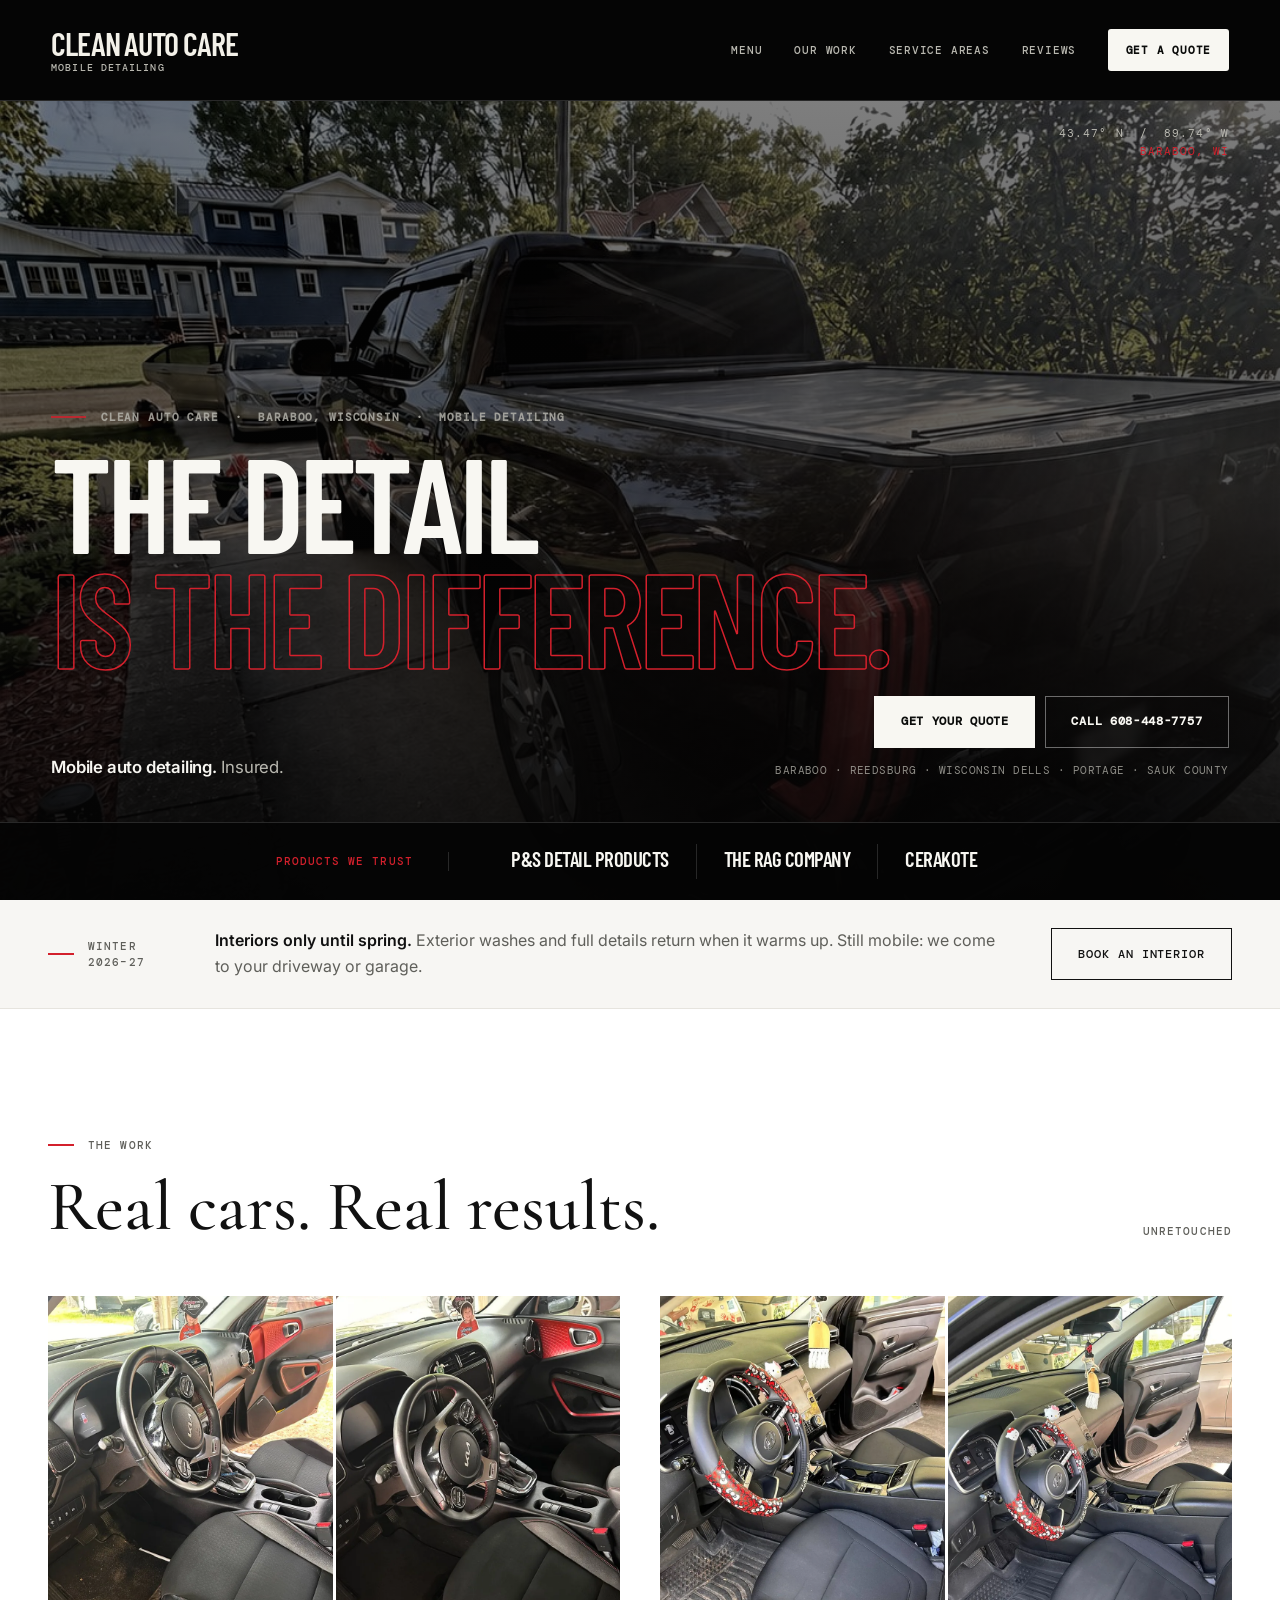
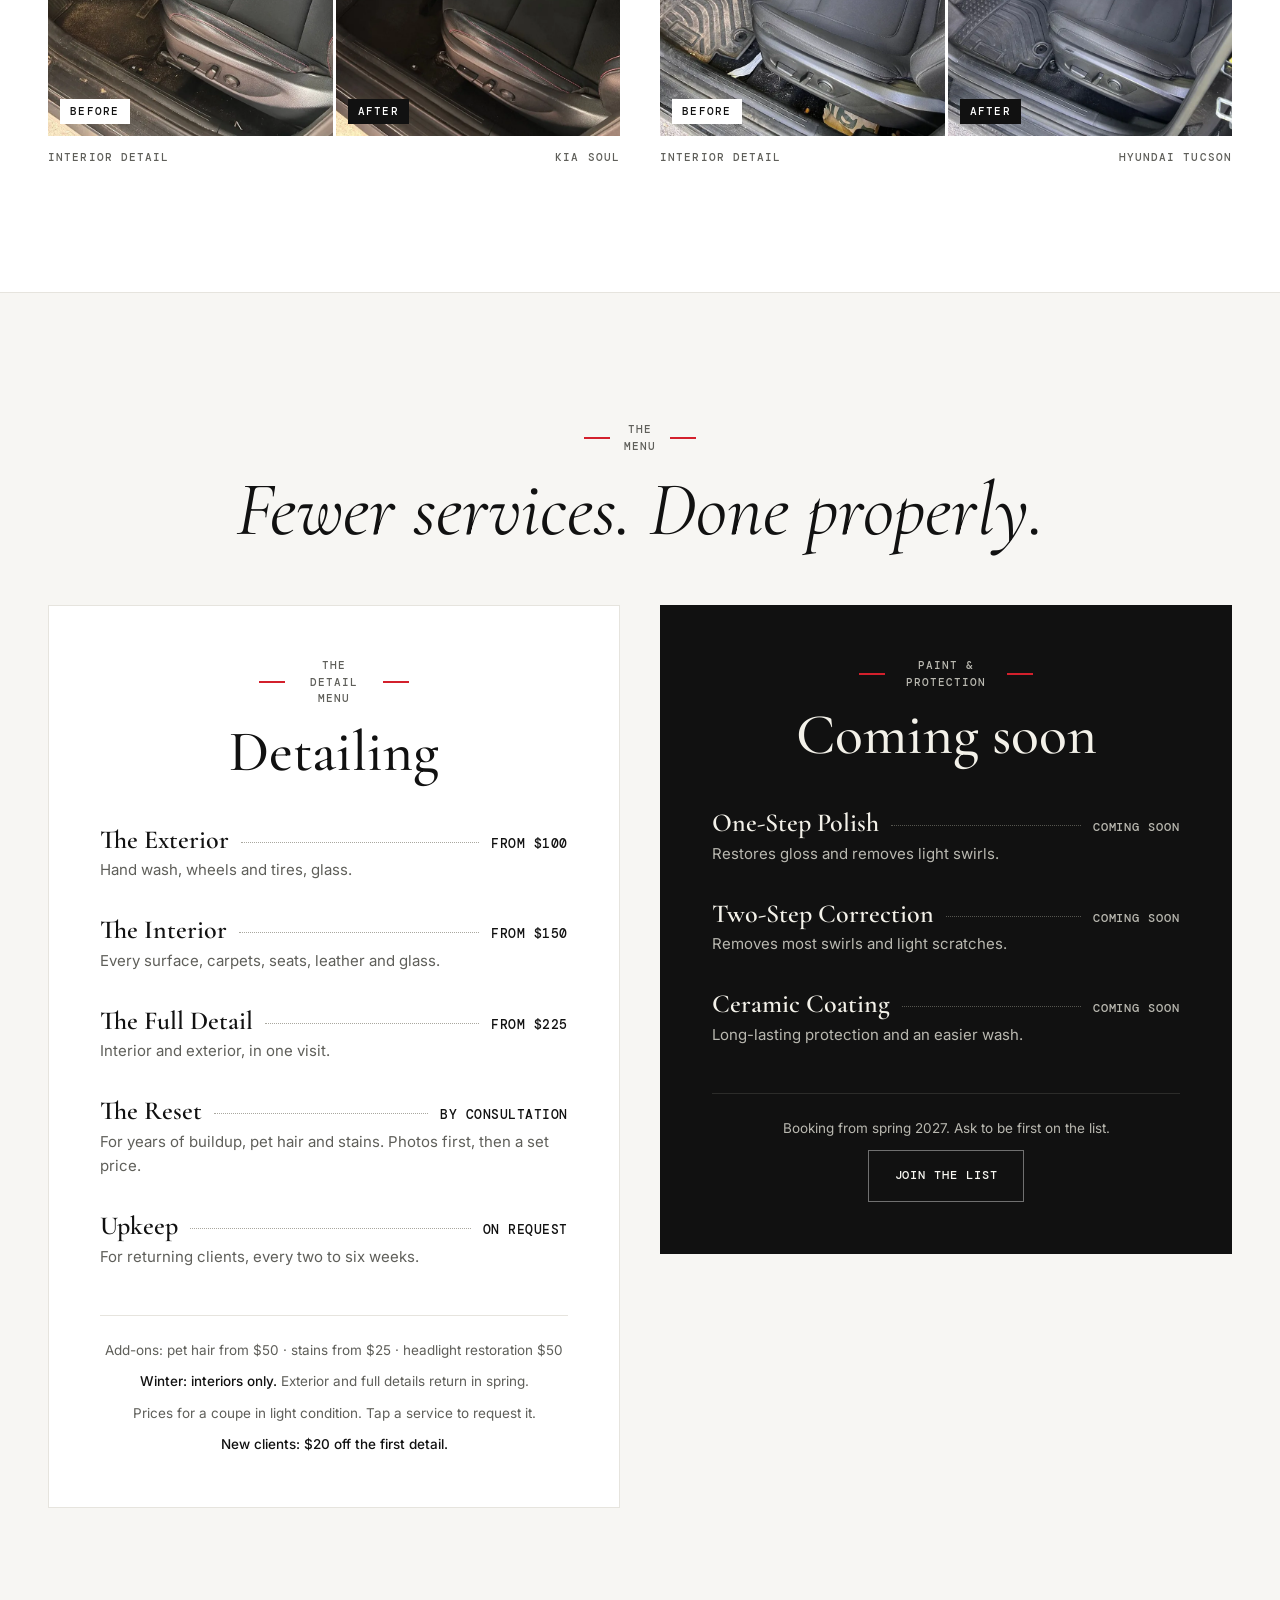
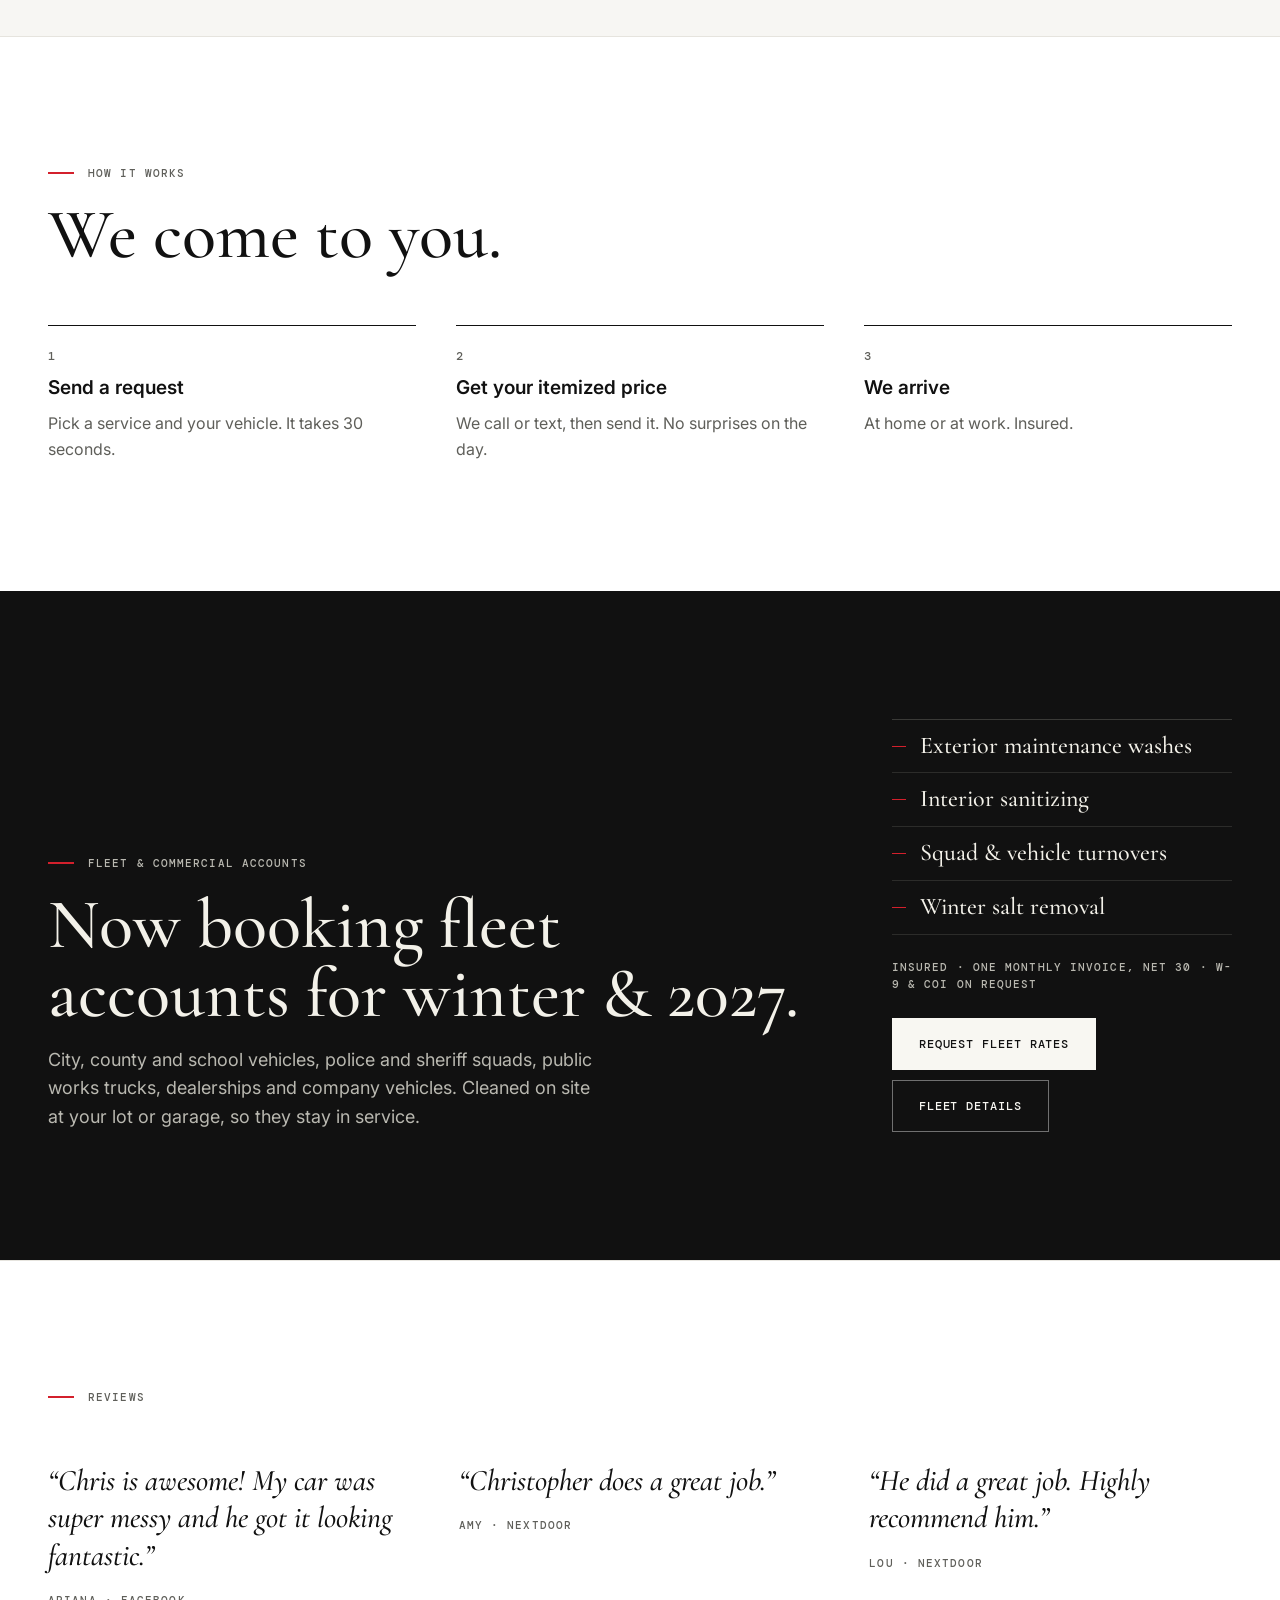
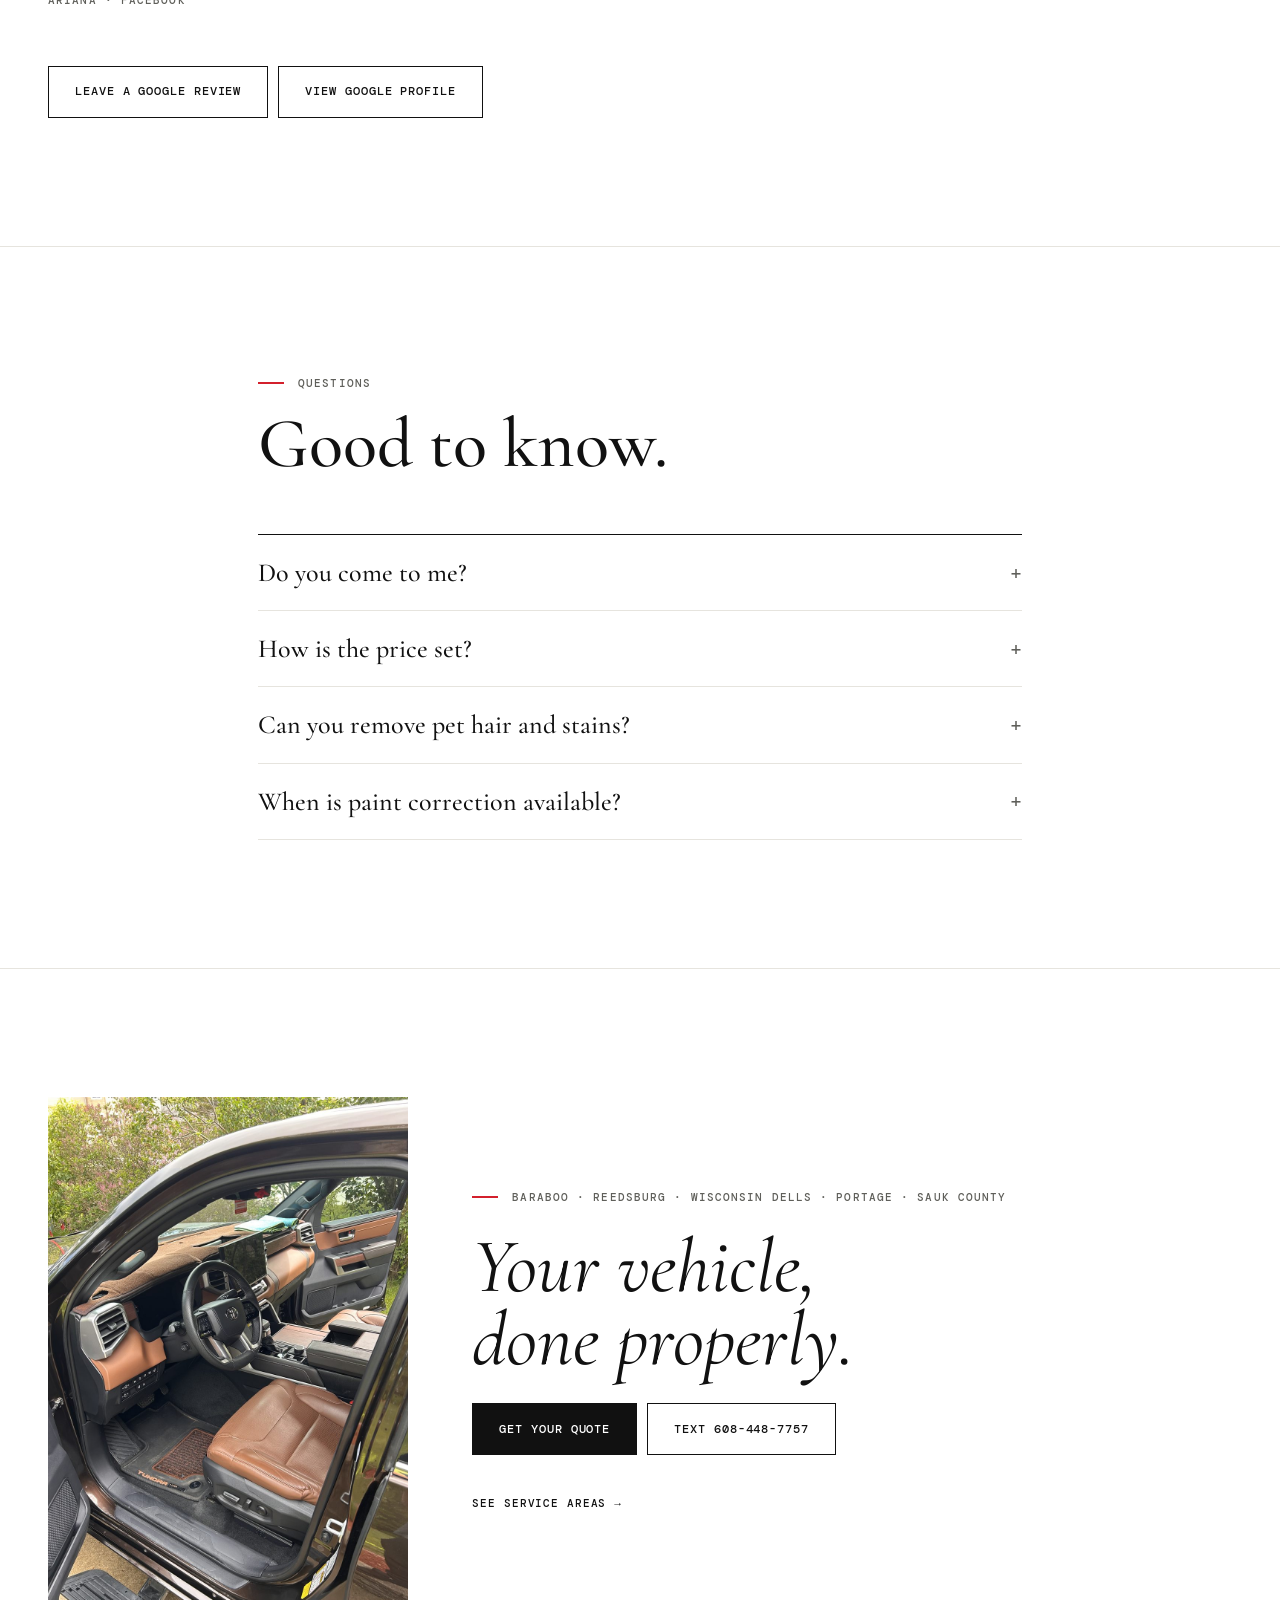
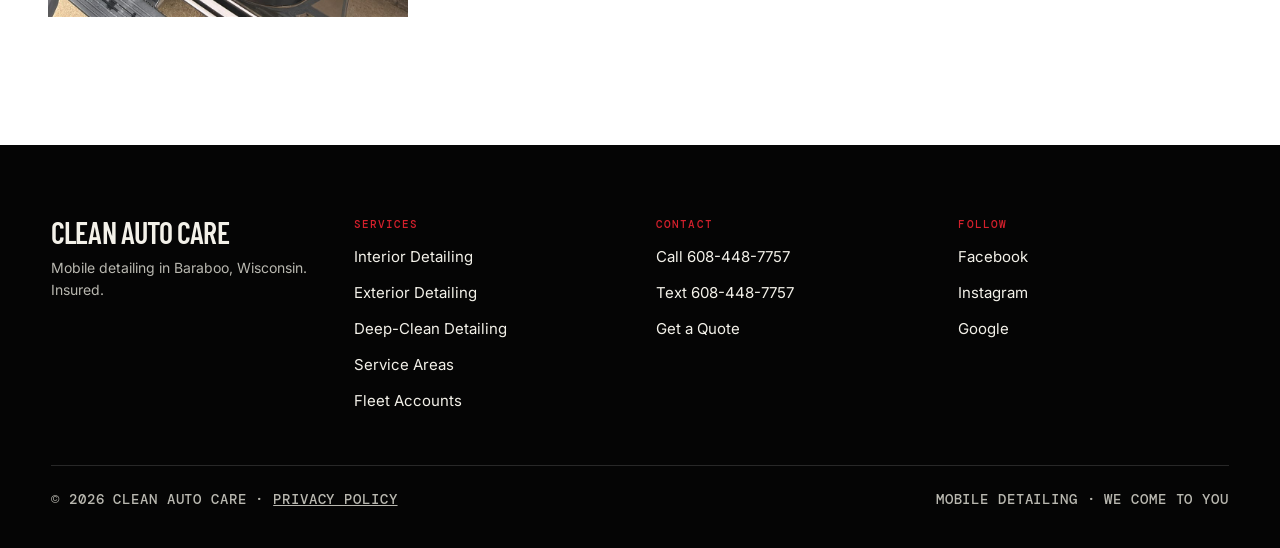
<file: index.html>
<!doctype html>
<html lang="en-US">
<head>
  <meta charset="utf-8">
  <meta name="viewport" content="width=device-width, initial-scale=1">
  <title>Mobile Auto Detailing Baraboo WI | Clean Auto Care</title>
  <meta name="description" content="Mobile auto detailing in Baraboo, WI, serving Reedsburg, Wisconsin Dells, Portage and Sauk County. Interior, exterior and deep-clean packages. Get a quote.">
  <meta name="robots" content="index, follow, max-image-preview:large, max-snippet:-1, max-video-preview:-1">
  <meta name="theme-color" content="#050505">
  <link rel="canonical" href="https://cleanautocare.org/">

  <meta property="og:type" content="website">
  <meta property="og:locale" content="en_US">
  <meta property="og:site_name" content="Clean Auto Care">
  <meta property="og:title" content="Mobile Auto Detailing in Baraboo, Wisconsin">
  <meta property="og:description" content="Convenient interior, exterior and deep-clean auto detailing at your location in Baraboo and surrounding Central Wisconsin communities.">
  <meta property="og:url" content="https://cleanautocare.org/">
  <meta property="og:image" content="https://cleanautocare.org/images/mobile-auto-detailing-baraboo-wi-private.jpg">
  <meta property="og:image:alt" content="Freshly detailed pickup truck by Clean Auto Care in Baraboo, Wisconsin">
  <meta name="twitter:card" content="summary_large_image">

  <link rel="icon" type="image/png" sizes="64x64" href="/images/favicon-64.png?v=2"><link rel="icon" type="image/png" sizes="32x32" href="/images/favicon-32.png?v=2">
  <link rel="apple-touch-icon" sizes="180x180" href="/images/apple-touch-icon.png?v=2">
  <link rel="preload" as="image" href="/images/mobile-auto-detailing-baraboo-wi-private.jpg" fetchpriority="high">
  <link rel="preconnect" href="https://fonts.googleapis.com"><link rel="preconnect" href="https://fonts.gstatic.com" crossorigin><link href="https://fonts.googleapis.com/css2?family=Barlow+Condensed:wght@500;600;700&family=Cormorant+Garamond:ital,wght@0,500;0,600;1,400;1,500&family=DM+Mono:wght@400;500&family=Inter:wght@400;500;600&display=swap" rel="stylesheet"><link rel="stylesheet" href="/style.css?v=20261101.2"><link rel="stylesheet" href="/bespoke.css?v=20261116.1">

  <script type="application/ld+json">
  {
    "@context": "https://schema.org",
    "@graph": [
      {
        "@type": "WebSite",
        "@id": "https://cleanautocare.org/#website",
        "url": "https://cleanautocare.org/",
        "name": "Clean Auto Care",
        "inLanguage": "en-US",
        "publisher": { "@id": "https://cleanautocare.org/#business" }
      },
      {
        "@type": ["AutoWash", "LocalBusiness"],
        "@id": "https://cleanautocare.org/#business",
        "name": "Clean Auto Care",
        "description": "Mobile auto detailing based in Baraboo, Wisconsin, offering interior detailing, exterior detailing, deep cleaning, stain treatment and pet hair removal.",
        "url": "https://cleanautocare.org/",
        "telephone": "+1-608-448-7757",
        "email": "christopherluns@proton.me",
        "image": "https://cleanautocare.org/images/mobile-auto-detailing-baraboo-wi-private.jpg",
        "logo": "https://cleanautocare.org/images/logo.png",
        "priceRange": "$$",
        "areaServed": [
          { "@type": "City", "name": "Baraboo", "containedInPlace": { "@type": "State", "name": "Wisconsin" } },
          { "@type": "City", "name": "Reedsburg", "containedInPlace": { "@type": "State", "name": "Wisconsin" } },
          { "@type": "City", "name": "Wisconsin Dells", "containedInPlace": { "@type": "State", "name": "Wisconsin" } },
          { "@type": "City", "name": "Portage", "containedInPlace": { "@type": "State", "name": "Wisconsin" } },
          { "@type": "AdministrativeArea", "name": "Sauk County, Wisconsin" }
        ],
        "sameAs": [
          "https://www.facebook.com/people/Clean-Auto-Care/61571332643960/",
          "https://www.instagram.com/cleanautocarellc",
          "https://share.google/BWF50CTPBVMTIAiap"
        ],
        "hasOfferCatalog": {
          "@type": "OfferCatalog",
          "name": "Mobile Auto Detailing Services",
          "itemListElement": [
            { "@type": "Offer", "itemOffered": { "@type": "Service", "name": "Interior auto detailing", "url": "https://cleanautocare.org/services/interior-detailing.html" } },
            { "@type": "Offer", "itemOffered": { "@type": "Service", "name": "Exterior auto detailing", "url": "https://cleanautocare.org/services/exterior-detailing.html" } },
            { "@type": "Offer", "itemOffered": { "@type": "Service", "name": "Deep-clean auto detailing", "url": "https://cleanautocare.org/services/deep-clean-detailing.html" } }
          ]
        }
      }
    ]
  }
  </script>

  <script async src="https://www.googletagmanager.com/gtag/js?id=G-19XPZ4K6GP"></script>
  <script>
    window.dataLayer = window.dataLayer || [];
    function gtag(){dataLayer.push(arguments);}
    gtag('js', new Date());
    gtag('config', 'G-19XPZ4K6GP');
  </script>
  <!-- Meta Pixel -->
  <script>!function(f,b,e,v,n,t,s){if(f.fbq)return;n=f.fbq=function(){n.callMethod?n.callMethod.apply(n,arguments):n.queue.push(arguments)};if(!f._fbq)f._fbq=n;n.push=n;n.loaded=!0;n.version='2.0';n.queue=[];t=b.createElement(e);t.async=!0;t.src=v;s=b.getElementsByTagName(e)[0];s.parentNode.insertBefore(t,s)}(window,document,'script','https://connect.facebook.net/en_US/fbevents.js');fbq('init','472347305557955');fbq('track','PageView');</script>
</head>
<body class="home b-page">
  <a class="skip-link" href="#main-content">Skip to main content</a>
  <header class="site-header">
    <div class="nav-wrap">
      <a class="brand" href="/" aria-label="Clean Auto Care home">
        <span>Clean Auto Care</span>
        <small>Mobile Detailing</small>
      </a>
      <button class="menu-toggle" type="button" aria-expanded="false" aria-controls="main-navigation">
        <span class="sr-only">Open menu</span>
        <span aria-hidden="true">Menu</span>
      </button>
      <nav id="main-navigation" class="main-nav" aria-label="Primary navigation">
        <a href="/#menu">Menu</a>
        <a href="/#work">Our Work</a>
        <a href="/service-areas/">Service Areas</a>
        <a href="/#reviews">Reviews</a>
        <a class="nav-cta" href="/quote/">Get a Quote</a>
      </nav>
    </div>
  </header>

  <main id="main-content">
    <section class="hero" aria-labelledby="hero-heading">
      <img class="hero-image hero-slide" src="/images/mobile-auto-detailing-baraboo-wi-private.jpg" width="1086" height="1448" alt="Freshly detailed black pickup truck at a customer's home in Central Wisconsin" fetchpriority="high">
      <div class="hero-shade" aria-hidden="true"></div>
      <p class="hero-coords" aria-hidden="true">43.47° N &nbsp;/&nbsp; 89.74° W<span>Baraboo, WI</span></p>
      <div class="hero-content">
        <p class="eyebrow">Clean Auto Care &nbsp;·&nbsp; Baraboo, Wisconsin &nbsp;·&nbsp; Mobile Detailing</p>
        <h1 id="hero-heading"><span class="h1-solid">The detail</span><span class="h1-outline">is the difference.</span></h1>
        <div class="hero-foot">
          <div class="hero-copy">
            <p class="hero-lead"><strong>Mobile auto detailing.</strong> Insured.</p>
          </div>
          <div class="hero-actions">
            <div class="button-row">
              <a class="button button-primary" href="/quote/">Get Your Quote</a>
              <a class="button button-secondary" href="tel:+16084487757">Call 608-448-7757</a>
            </div>
            <p class="service-line">Baraboo · Reedsburg · Wisconsin Dells · Portage · Sauk County</p>
          </div>
        </div>
      </div>
      <div class="trust-bar" aria-label="Products we trust">
        <p class="brand-strip-label">Products we trust</p>
        <ul class="brand-strip-list">
          <li><a href="https://psdetailproducts.com/" target="_blank" rel="noopener noreferrer">P&amp;S Detail Products</a></li>
          <li><a href="https://theragcompany.com/" target="_blank" rel="noopener noreferrer">The Rag Company</a></li>
          <li><a href="https://www.cerakote.com/" target="_blank" rel="noopener noreferrer">Cerakote</a></li>
        </ul>
      </div>
    </section>

    <section class="b b-winter" aria-label="Winter service">
      <div class="b-wrap b-winter-row">
        <p class="b-label">Winter 2026–27</p>
        <p class="b-winter-text"><strong>Interiors only until spring.</strong> Exterior washes and full details return when it warms up. Still mobile: we come to your driveway or garage.</p>
        <a class="b-btn is-line" href="/quote/?package=interior">Book an interior</a>
      </div>
    </section>

    <section id="work" class="b b-section">
      <div class="b-wrap b-stack">
        <div class="b-head-row">
          <div class="b-head">
            <p class="b-label">The work</p>
            <h2 class="b-h2">Real cars. Real results.</h2>
          </div>
          <p class="b-mono">Unretouched</p>
        </div>
        <div class="b-ba-grid">
          <figure class="b-ba">
            <div class="b-ba-pair">
              <div><img src="/images/kia-before.webp" width="900" height="1200" loading="lazy" alt="Kia Soul interior before detailing, with dirty floor mats"><span class="b-ba-tag">Before</span></div>
              <div><img src="/images/kia-after.webp" width="900" height="1200" loading="lazy" alt="The same Kia Soul interior after an interior detail"><span class="b-ba-tag is-after">After</span></div>
            </div>
            <figcaption class="b-caption"><span>Interior detail</span><span>Kia Soul</span></figcaption>
          </figure>
          <figure class="b-ba">
            <div class="b-ba-pair">
              <div><img src="/images/tucson-before.webp" width="900" height="1200" loading="lazy" alt="Hyundai Tucson interior before detailing"><span class="b-ba-tag">Before</span></div>
              <div><img src="/images/tucson-after.webp" width="900" height="1200" loading="lazy" alt="The same Hyundai Tucson interior after an interior detail"><span class="b-ba-tag is-after">After</span></div>
            </div>
            <figcaption class="b-caption"><span>Interior detail</span><span>Hyundai Tucson</span></figcaption>
          </figure>
        </div>
      </div>
    </section>

    <section id="menu" class="b b-section b-tint" aria-labelledby="menu-heading">
      <div class="b-wrap b-stack">
        <div class="b-head is-center">
          <p class="b-label is-center">The menu</p>
          <h2 id="menu-heading" class="b-display">Fewer services. Done properly.</h2>
        </div>
        <div class="b-menus">
          <div class="b-menu">
            <div class="b-head is-center">
              <p class="b-label is-center">The detail menu</p>
              <h3 class="b-menu-title">Detailing</h3>
            </div>
            <ul class="b-menu-list">
              <li><a class="b-item" href="/quote/?package=exterior"><span class="b-item-line"><span class="b-item-name">The Exterior</span><span class="b-item-dots" aria-hidden="true"></span><span class="b-item-price">From $100</span></span><span class="b-item-desc">Hand wash, wheels and tires, glass.</span></a></li><li><a class="b-item" href="/quote/?package=interior"><span class="b-item-line"><span class="b-item-name">The Interior</span><span class="b-item-dots" aria-hidden="true"></span><span class="b-item-price">From $150</span></span><span class="b-item-desc">Every surface, carpets, seats, leather and glass.</span></a></li><li><a class="b-item" href="/quote/?package=full"><span class="b-item-line"><span class="b-item-name">The Full Detail</span><span class="b-item-dots" aria-hidden="true"></span><span class="b-item-price">From $225</span></span><span class="b-item-desc">Interior and exterior, in one visit.</span></a></li><li><a class="b-item" href="/quote/?package=deep"><span class="b-item-line"><span class="b-item-name">The Reset</span><span class="b-item-dots" aria-hidden="true"></span><span class="b-item-price">By consultation</span></span><span class="b-item-desc">For years of buildup, pet hair and stains. Photos first, then a set price.</span></a></li><li><a class="b-item" href="/quote/?package=upkeep"><span class="b-item-line"><span class="b-item-name">Upkeep</span><span class="b-item-dots" aria-hidden="true"></span><span class="b-item-price">On request</span></span><span class="b-item-desc">For returning clients, every two to six weeks.</span></a></li>
            </ul>
            <div class="b-menu-foot">
              <p>Add-ons: pet hair from $50 · stains from $25 · headlight restoration $50</p>
              <p><strong>Winter: interiors only.</strong> Exterior and full details return in spring.</p>
              <p>Prices for a coupe in light condition. Tap a service to request it.</p>
              <p><strong>New clients: $20 off the first detail.</strong></p>
            </div>
          </div>
          <div class="b-menu is-dark">
            <div class="b-head is-center">
              <p class="b-label is-center">Paint &amp; protection</p>
              <h3 class="b-menu-title">Coming soon</h3>
            </div>
            <ul class="b-menu-list">
              <li><a class="b-item" href="/quote/?package=polish"><span class="b-item-line"><span class="b-item-name">One-Step Polish</span><span class="b-item-dots" aria-hidden="true"></span><span class="b-item-price">Coming soon</span></span><span class="b-item-desc">Restores gloss and removes light swirls.</span></a></li><li><a class="b-item" href="/quote/?package=correction"><span class="b-item-line"><span class="b-item-name">Two-Step Correction</span><span class="b-item-dots" aria-hidden="true"></span><span class="b-item-price">Coming soon</span></span><span class="b-item-desc">Removes most swirls and light scratches.</span></a></li><li><a class="b-item" href="/quote/?package=ceramic"><span class="b-item-line"><span class="b-item-name">Ceramic Coating</span><span class="b-item-dots" aria-hidden="true"></span><span class="b-item-price">Coming soon</span></span><span class="b-item-desc">Long-lasting protection and an easier wash.</span></a></li>
            </ul>
            <div class="b-menu-foot">
              <p>Booking from spring 2027. Ask to be first on the list.</p>
              <a class="b-btn is-light-line" href="/quote/?package=correction">Join the list</a>
            </div>
          </div>
        </div>
      </div>
    </section>

    <section class="b b-section">
      <div class="b-wrap b-stack">
        <div class="b-head">
          <p class="b-label">How it works</p>
          <h2 class="b-h2">We come to you.</h2>
        </div>
        <ol class="b-steps">
          <li><span class="b-num">1</span><h3>Send a request</h3><p>Pick a service and your vehicle. It takes 30 seconds.</p></li>
          <li><span class="b-num">2</span><h3>Get your itemized price</h3><p>We call or text, then send it. No surprises on the day.</p></li>
          <li><span class="b-num">3</span><h3>We arrive</h3><p>At home or at work. Insured.</p></li>
        </ol>
      </div>
    </section>

    <section id="fleet" class="b b-section b-dark" aria-labelledby="fleet-heading">
      <div class="b-wrap b-fleet">
        <div class="b-head">
          <p class="b-label">Fleet &amp; commercial accounts</p>
          <h2 id="fleet-heading" class="b-h2">Now booking fleet accounts for winter &amp; 2027.</h2>
          <p class="b-lead">City, county and school vehicles, police and sheriff squads, public works trucks, dealerships and company vehicles. Cleaned on site at your lot or garage, so they stay in service.</p>
        </div>
        <div class="b-fleet-side">
          <ul class="b-fleet-list">
            <li>Exterior maintenance washes</li>
            <li>Interior sanitizing</li>
            <li>Squad &amp; vehicle turnovers</li>
            <li>Winter salt removal</li>
          </ul>
          <p class="b-mono">Insured · One monthly invoice, net 30 · W-9 &amp; COI on request</p>
          <div class="b-actions">
            <a class="b-btn is-light" href="tel:+16084487757">Request fleet rates</a>
            <a class="b-btn is-light-line" href="/fleet/">Fleet details</a>
          </div>
        </div>
      </div>
    </section>

    <section id="reviews" class="b b-section b-rule">
      <div class="b-wrap b-stack">
        <p class="b-label">Reviews</p>
        <div class="b-reviews">
          <figure><blockquote>“Chris is awesome! My car was super messy and he got it looking fantastic.”</blockquote><figcaption class="b-mono">Ariana · Facebook</figcaption></figure>
          <figure><blockquote>“Christopher does a great job.”</blockquote><figcaption class="b-mono">Amy · Nextdoor</figcaption></figure>
          <figure><blockquote>“He did a great job. Highly recommend him.”</blockquote><figcaption class="b-mono">Lou · Nextdoor</figcaption></figure>
        </div>
        <div class="b-actions">
          <a class="b-btn is-line" href="https://g.page/r/CbR3nwHK81pbEAI/review" target="_blank" rel="noopener">Leave a Google review</a>
          <a class="b-btn is-line" href="https://share.google/BWF50CTPBVMTIAiap" target="_blank" rel="noopener">View Google profile</a>
        </div>
      </div>
    </section>

    <section class="b b-section b-rule" aria-labelledby="faq-heading">
      <div class="b-wrap b-narrow b-stack">
        <div class="b-head">
          <p class="b-label">Questions</p>
          <h2 id="faq-heading" class="b-h2">Good to know.</h2>
        </div>
        <div class="b-faq">
          <details><summary>Do you come to me?</summary><p>Yes. We detail at your home, at work or another spot you choose in Baraboo and the surrounding area.</p></details>
          <details><summary>How is the price set?</summary><p>The menu shows starting prices for a coupe in light condition. After you send a request, we talk through your vehicle and send an itemized price. You know the total before you book, and no deposit is taken online.</p></details>
          <details><summary>Can you remove pet hair and stains?</summary><p>Yes. Pet hair removal starts at $50 and stain treatment at $25. Most stains come out; old or set-in stains may only lighten.</p></details>
          <details><summary>When is paint correction available?</summary><p>One-step polish, two-step correction and ceramic coating start in spring 2027. Join the list and you will hear first.</p></details>
        </div>
      </div>
    </section>

    <section id="request" class="b b-section b-rule">
      <div class="b-wrap b-cta">
        <figure><img src="/images/interior-auto-detailing-baraboo.jpg" width="1050" height="1400" loading="lazy" alt="Clean Toyota Tundra front interior after a detail"></figure>
        <div>
          <p class="b-label">Baraboo · Reedsburg · Wisconsin Dells · Portage · Sauk County</p>
          <h2 class="b-display">Your vehicle,<br>done properly.</h2>
          <div class="b-actions">
            <a class="b-btn" href="/quote/">Get Your Quote</a>
            <a class="b-btn is-line" href="sms:+16084487757">Text 608-448-7757</a>
          </div>
          <a class="b-link" href="/service-areas/">See service areas →</a>
        </div>
      </div>
    </section>
  </main>

  <footer class="b b-footer">
    <div class="b-wrap">
      <div class="b-footer-grid">
        <div class="b-footer-brand">
          <a href="/">Clean Auto Care</a>
          <p>Mobile detailing in Baraboo, Wisconsin. Insured.</p>
        </div>
        <div class="b-footer-col">
          <h2>Services</h2>
          <a href="/services/interior-detailing.html">Interior Detailing</a>
          <a href="/services/exterior-detailing.html">Exterior Detailing</a>
          <a href="/services/deep-clean-detailing.html">Deep-Clean Detailing</a>
          <a href="/service-areas/">Service Areas</a>
          <a href="/fleet/">Fleet Accounts</a>
        </div>
        <div class="b-footer-col">
          <h2>Contact</h2>
          <a href="tel:+16084487757">Call 608-448-7757</a>
          <a href="sms:+16084487757">Text 608-448-7757</a>
          <a href="/quote/">Get a Quote</a>
        </div>
        <div class="b-footer-col">
          <h2>Follow</h2>
          <a href="https://www.facebook.com/people/Clean-Auto-Care/61571332643960/" target="_blank" rel="noopener">Facebook</a>
          <a href="https://www.instagram.com/cleanautocarellc" target="_blank" rel="noopener">Instagram</a>
          <a href="https://share.google/BWF50CTPBVMTIAiap" target="_blank" rel="noopener">Google</a>
        </div>
      </div>
      <div class="b-footer-bottom">
        <p>© 2026 Clean Auto Care · <a href="/privacy/">Privacy Policy</a></p>
        <p>Mobile detailing · We come to you</p>
      </div>
    </div>
  </footer>
  <script src="/script.js?v=20261101.2" defer></script>
</body>
</html>
</file>
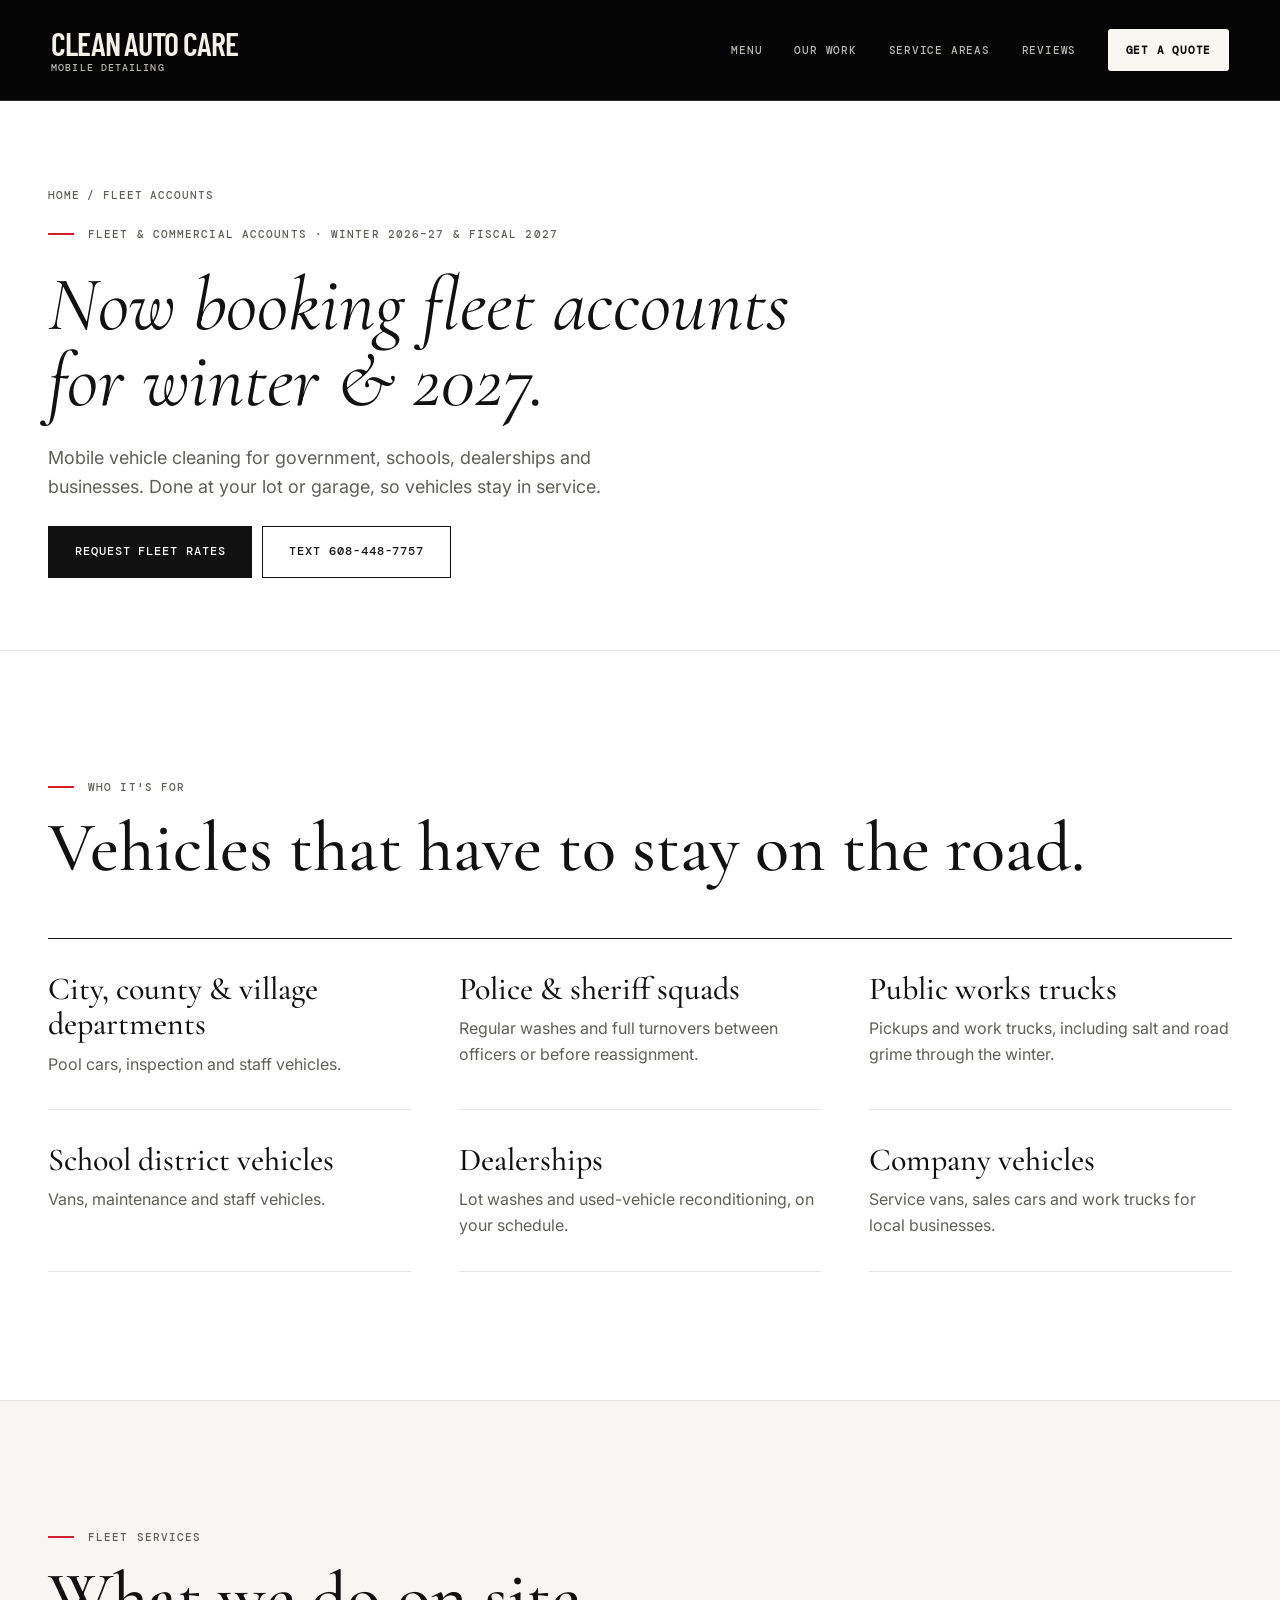
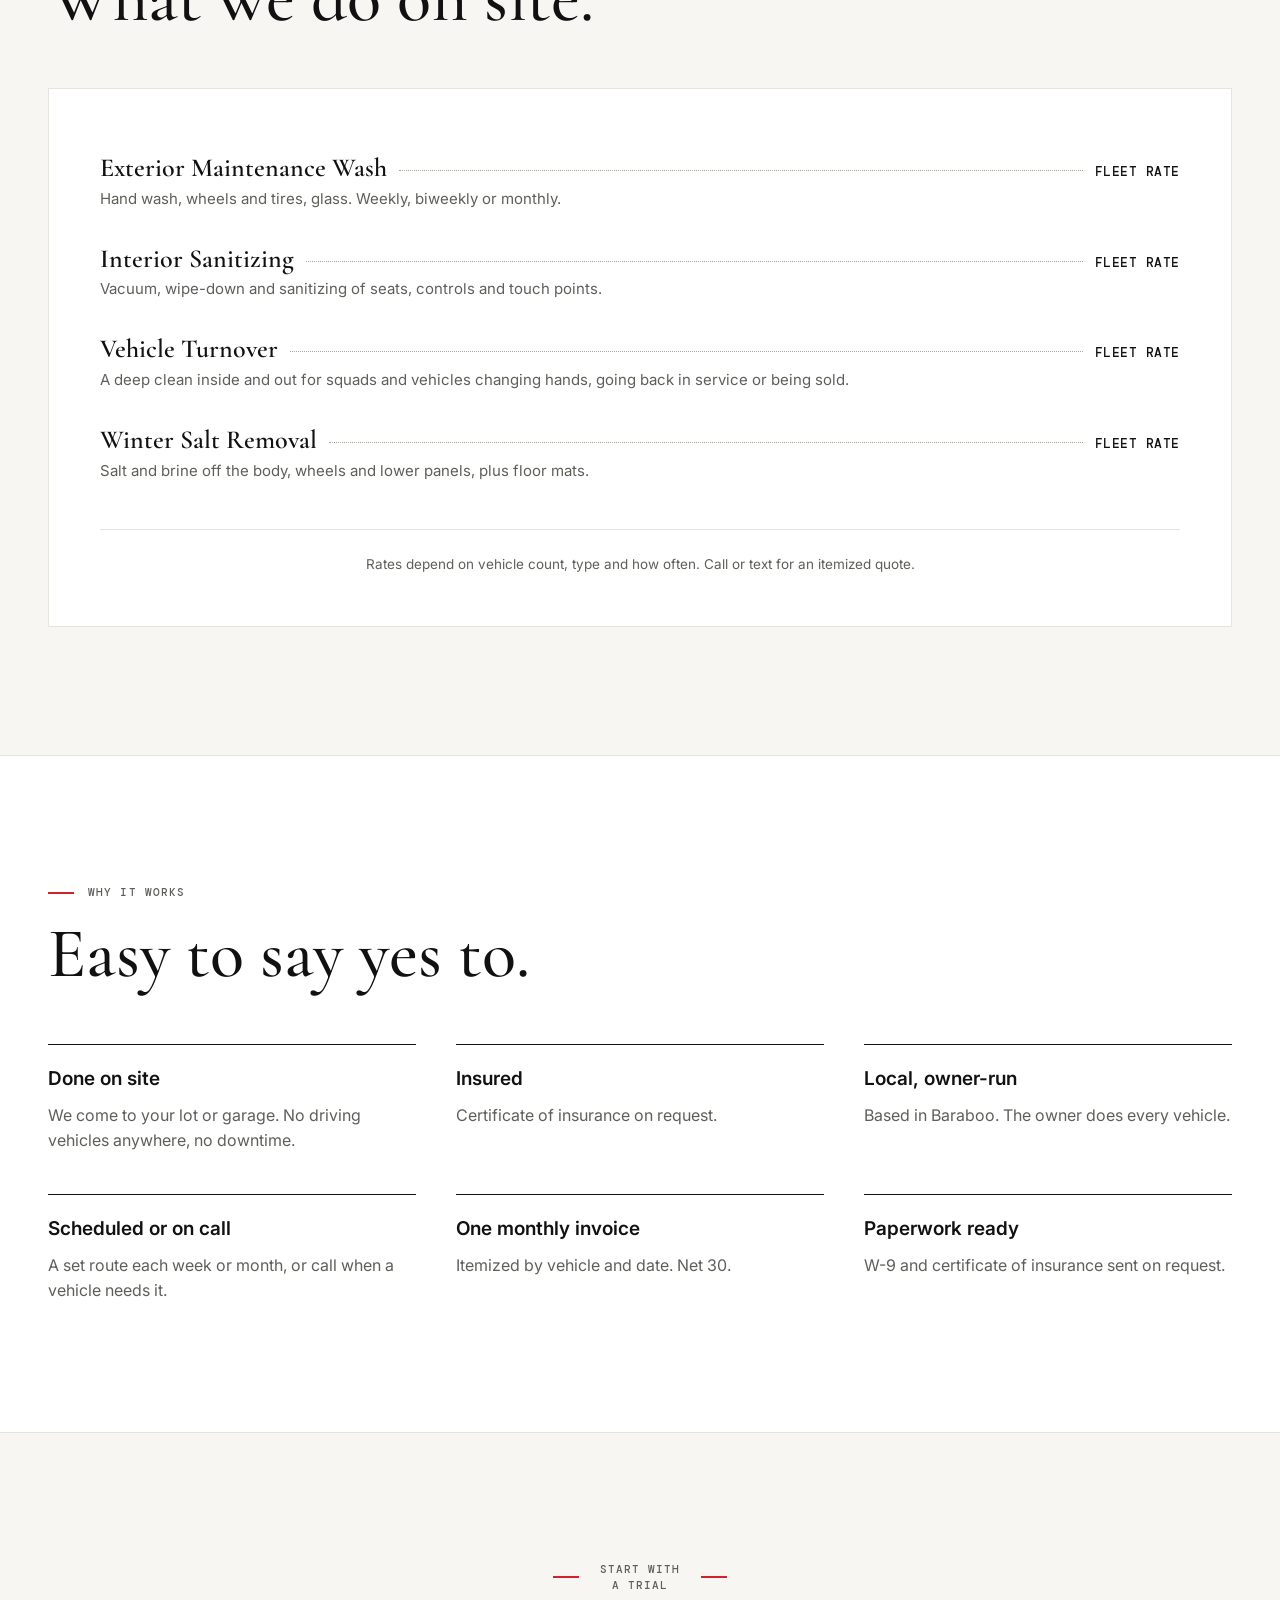
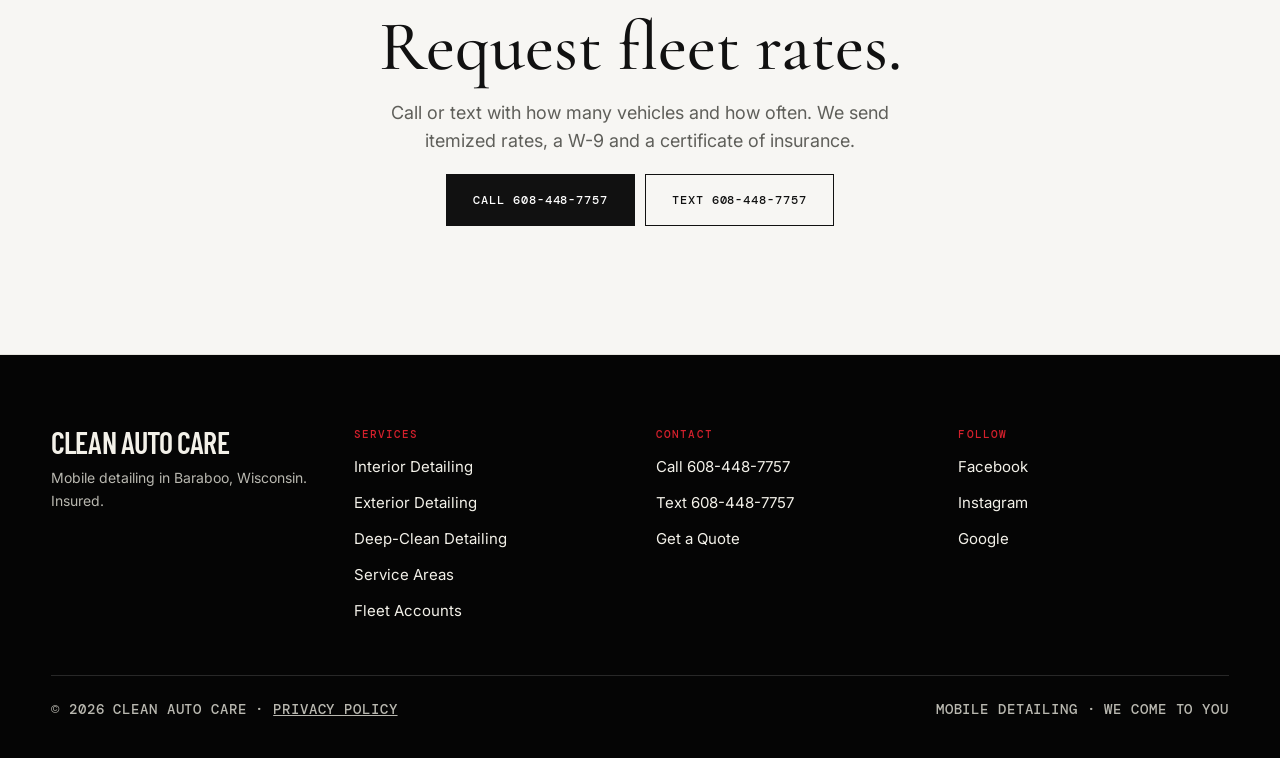
<file: fleet/index.html>
<!doctype html>
<html lang="en-US">
<head>
  <meta charset="utf-8"><meta name="viewport" content="width=device-width, initial-scale=1">
  <title>Fleet &amp; Commercial Vehicle Cleaning | Baraboo, WI | Clean Auto Care</title>
  <meta name="description" content="Mobile fleet vehicle cleaning in Baraboo and Sauk County for city, county, school district, police, dealership and business vehicles. Now booking winter 2026–27 and 2027.">
  <meta name="robots" content="index, follow, max-image-preview:large"><meta name="theme-color" content="#050505"><link rel="canonical" href="https://cleanautocare.org/fleet/">
  <meta property="og:type" content="website"><meta property="og:site_name" content="Clean Auto Care"><meta property="og:title" content="Fleet &amp; Commercial Vehicle Cleaning in Baraboo, WI"><meta property="og:description" content="Mobile, on-site cleaning for government, school, dealership and business fleets. Now booking winter 2026–27 and 2027."><meta property="og:url" content="https://cleanautocare.org/fleet/"><meta property="og:image" content="https://cleanautocare.org/images/mobile-auto-detailing-baraboo-wi.jpg"><meta name="twitter:card" content="summary_large_image">
  <link rel="icon" type="image/png" sizes="64x64" href="/images/favicon-64.png?v=2"><link rel="icon" type="image/png" sizes="32x32" href="/images/favicon-32.png?v=2"><link rel="preconnect" href="https://fonts.googleapis.com"><link rel="preconnect" href="https://fonts.gstatic.com" crossorigin><link href="https://fonts.googleapis.com/css2?family=Barlow+Condensed:wght@500;600;700&family=Cormorant+Garamond:ital,wght@0,500;0,600;1,400;1,500&family=DM+Mono:wght@400;500&family=Inter:wght@400;500;600&display=swap" rel="stylesheet"><link rel="stylesheet" href="/style.css?v=20261101.2"><link rel="stylesheet" href="/bespoke.css?v=20261116.1">
  <script type="application/ld+json">
  {"@context":"https://schema.org","@type":"BreadcrumbList","itemListElement":[{"@type":"ListItem","position":1,"name":"Home","item":"https://cleanautocare.org/"},{"@type":"ListItem","position":2,"name":"Fleet Accounts","item":"https://cleanautocare.org/fleet/"}]}
  </script>
  <script async src="https://www.googletagmanager.com/gtag/js?id=G-19XPZ4K6GP"></script>
  <script>window.dataLayer=window.dataLayer||[];function gtag(){dataLayer.push(arguments);}gtag('js',new Date());gtag('config','G-19XPZ4K6GP');</script>
  <!-- Meta Pixel -->
  <script>!function(f,b,e,v,n,t,s){if(f.fbq)return;n=f.fbq=function(){n.callMethod?n.callMethod.apply(n,arguments):n.queue.push(arguments)};if(!f._fbq)f._fbq=n;n.push=n;n.loaded=!0;n.version='2.0';n.queue=[];t=b.createElement(e);t.async=!0;t.src=v;s=b.getElementsByTagName(e)[0];s.parentNode.insertBefore(t,s)}(window,document,'script','https://connect.facebook.net/en_US/fbevents.js');fbq('init','472347305557955');fbq('track','PageView');</script>
</head>
<body class="b-page">
  <a class="skip-link" href="#main-content">Skip to main content</a>
  <header class="site-header">
    <div class="nav-wrap">
      <a class="brand" href="/" aria-label="Clean Auto Care home">
        <span>Clean Auto Care</span>
        <small>Mobile Detailing</small>
      </a>
      <button class="menu-toggle" type="button" aria-expanded="false" aria-controls="main-navigation">
        <span class="sr-only">Open menu</span>
        <span aria-hidden="true">Menu</span>
      </button>
      <nav id="main-navigation" class="main-nav" aria-label="Primary navigation">
        <a href="/#menu">Menu</a>
        <a href="/#work">Our Work</a>
        <a href="/service-areas/">Service Areas</a>
        <a href="/#reviews">Reviews</a>
        <a class="nav-cta" href="/quote/">Get a Quote</a>
      </nav>
    </div>
  </header>

  <main id="main-content">
    <section class="b b-intro">
      <div class="b-wrap">
        <p class="b-crumbs"><a href="/">Home</a> / Fleet Accounts</p>
        <p class="b-label">Fleet &amp; commercial accounts · Winter 2026–27 &amp; fiscal 2027</p>
        <h1 class="b-display">Now booking fleet accounts for winter &amp; 2027.</h1>
        <p class="b-lead">Mobile vehicle cleaning for government, schools, dealerships and businesses. Done at your lot or garage, so vehicles stay in service.</p>
        <div class="b-actions"><a class="b-btn" href="tel:+16084487757">Request fleet rates</a><a class="b-btn is-line" href="sms:+16084487757">Text 608-448-7757</a></div>
      </div>
    </section>
    <section class="b b-section">
      <div class="b-wrap b-stack">
        <div class="b-head">
          <p class="b-label">Who it's for</p>
          <h2 class="b-h2">Vehicles that have to stay on the road.</h2>
        </div>
        <div class="b-areas"><article><h2>City, county &amp; village departments</h2><p>Pool cars, inspection and staff vehicles.</p></article><article><h2>Police &amp; sheriff squads</h2><p>Regular washes and full turnovers between officers or before reassignment.</p></article><article><h2>Public works trucks</h2><p>Pickups and work trucks, including salt and road grime through the winter.</p></article><article><h2>School district vehicles</h2><p>Vans, maintenance and staff vehicles.</p></article><article><h2>Dealerships</h2><p>Lot washes and used-vehicle reconditioning, on your schedule.</p></article><article><h2>Company vehicles</h2><p>Service vans, sales cars and work trucks for local businesses.</p></article></div>
      </div>
    </section>
    <section class="b b-section b-tint">
      <div class="b-wrap b-stack">
        <div class="b-head">
          <p class="b-label">Fleet services</p>
          <h2 class="b-h2">What we do on site.</h2>
        </div>
        <div class="b-menus">
          <div class="b-menu is-fleet">
            <ul class="b-menu-list">
              <li class="b-item"><span class="b-item-line"><span class="b-item-name">Exterior Maintenance Wash</span><span class="b-item-dots" aria-hidden="true"></span><span class="b-item-price">Fleet rate</span></span><span class="b-item-desc">Hand wash, wheels and tires, glass. Weekly, biweekly or monthly.</span></li><li class="b-item"><span class="b-item-line"><span class="b-item-name">Interior Sanitizing</span><span class="b-item-dots" aria-hidden="true"></span><span class="b-item-price">Fleet rate</span></span><span class="b-item-desc">Vacuum, wipe-down and sanitizing of seats, controls and touch points.</span></li><li class="b-item"><span class="b-item-line"><span class="b-item-name">Vehicle Turnover</span><span class="b-item-dots" aria-hidden="true"></span><span class="b-item-price">Fleet rate</span></span><span class="b-item-desc">A deep clean inside and out for squads and vehicles changing hands, going back in service or being sold.</span></li><li class="b-item"><span class="b-item-line"><span class="b-item-name">Winter Salt Removal</span><span class="b-item-dots" aria-hidden="true"></span><span class="b-item-price">Fleet rate</span></span><span class="b-item-desc">Salt and brine off the body, wheels and lower panels, plus floor mats.</span></li>
            </ul>
            <div class="b-menu-foot">
              <p>Rates depend on vehicle count, type and how often. Call or text for an itemized quote.</p>
            </div>
          </div>
        </div>
      </div>
    </section>
    <section class="b b-section">
      <div class="b-wrap b-stack">
        <div class="b-head">
          <p class="b-label">Why it works</p>
          <h2 class="b-h2">Easy to say yes to.</h2>
        </div>
        <ul class="b-steps">
          <li><h3>Done on site</h3><p>We come to your lot or garage. No driving vehicles anywhere, no downtime.</p></li>
          <li><h3>Insured</h3><p>Certificate of insurance on request.</p></li>
          <li><h3>Local, owner-run</h3><p>Based in Baraboo. The owner does every vehicle.</p></li>
          <li><h3>Scheduled or on call</h3><p>A set route each week or month, or call when a vehicle needs it.</p></li>
          <li><h3>One monthly invoice</h3><p>Itemized by vehicle and date. Net 30.</p></li>
          <li><h3>Paperwork ready</h3><p>W-9 and certificate of insurance sent on request.</p></li>
        </ul>
      </div>
    </section>
    <section class="b b-section b-tint">
      <div class="b-wrap b-head is-center">
        <p class="b-label is-center">Start with a trial</p>
        <h2 class="b-h2">Request fleet rates.</h2>
        <p class="b-lead">Call or text with how many vehicles and how often. We send itemized rates, a W-9 and a certificate of insurance.</p>
        <div class="b-actions"><a class="b-btn" href="tel:+16084487757">Call 608-448-7757</a><a class="b-btn is-line" href="sms:+16084487757">Text 608-448-7757</a></div>
      </div>
    </section>
  </main>

  <footer class="b b-footer">
    <div class="b-wrap">
      <div class="b-footer-grid">
        <div class="b-footer-brand">
          <a href="/">Clean Auto Care</a>
          <p>Mobile detailing in Baraboo, Wisconsin. Insured.</p>
        </div>
        <div class="b-footer-col">
          <h2>Services</h2>
          <a href="/services/interior-detailing.html">Interior Detailing</a>
          <a href="/services/exterior-detailing.html">Exterior Detailing</a>
          <a href="/services/deep-clean-detailing.html">Deep-Clean Detailing</a>
          <a href="/service-areas/">Service Areas</a>
          <a href="/fleet/">Fleet Accounts</a>
        </div>
        <div class="b-footer-col">
          <h2>Contact</h2>
          <a href="tel:+16084487757">Call 608-448-7757</a>
          <a href="sms:+16084487757">Text 608-448-7757</a>
          <a href="/quote/">Get a Quote</a>
        </div>
        <div class="b-footer-col">
          <h2>Follow</h2>
          <a href="https://www.facebook.com/people/Clean-Auto-Care/61571332643960/" target="_blank" rel="noopener">Facebook</a>
          <a href="https://www.instagram.com/cleanautocarellc" target="_blank" rel="noopener">Instagram</a>
          <a href="https://share.google/BWF50CTPBVMTIAiap" target="_blank" rel="noopener">Google</a>
        </div>
      </div>
      <div class="b-footer-bottom">
        <p>© 2026 Clean Auto Care · <a href="/privacy/">Privacy Policy</a></p>
        <p>Mobile detailing · We come to you</p>
      </div>
    </div>
  </footer>
  <script src="/script.js?v=20261101.2" defer></script>
</body>
</html>
</file>
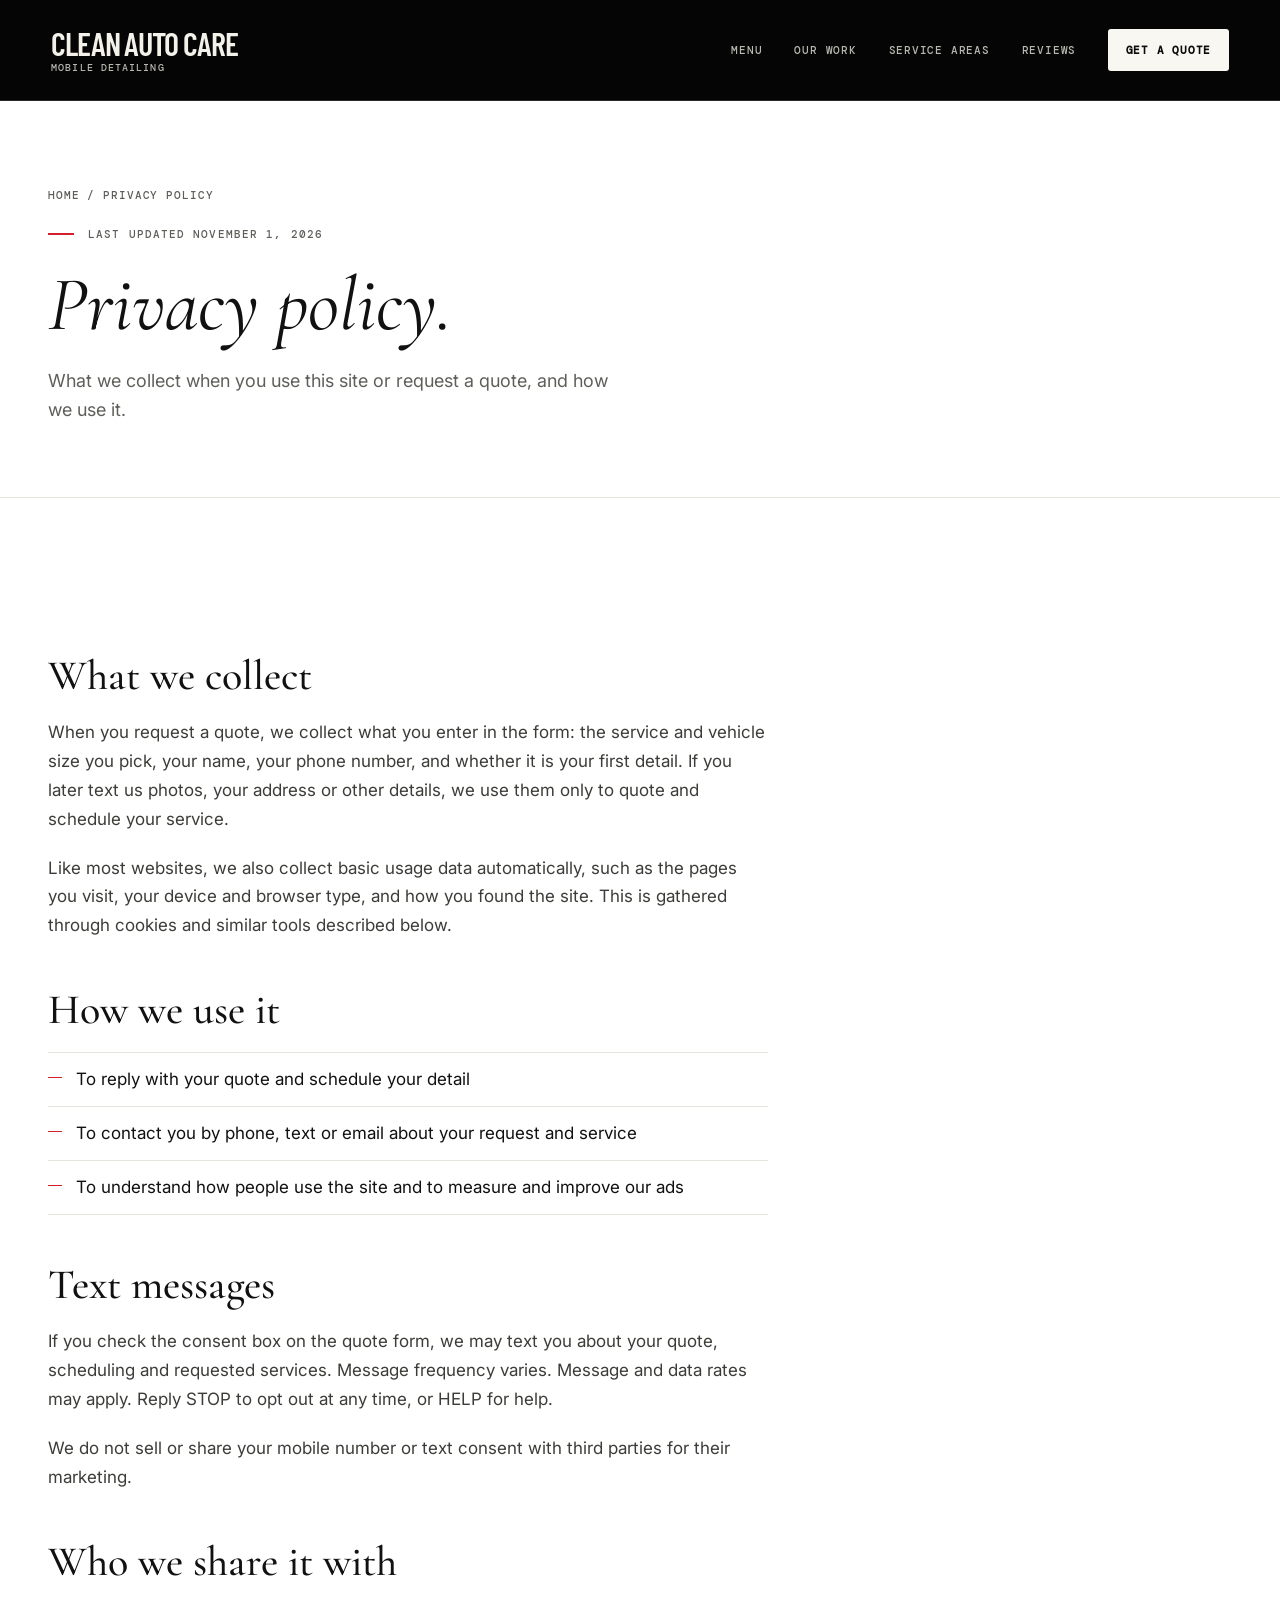
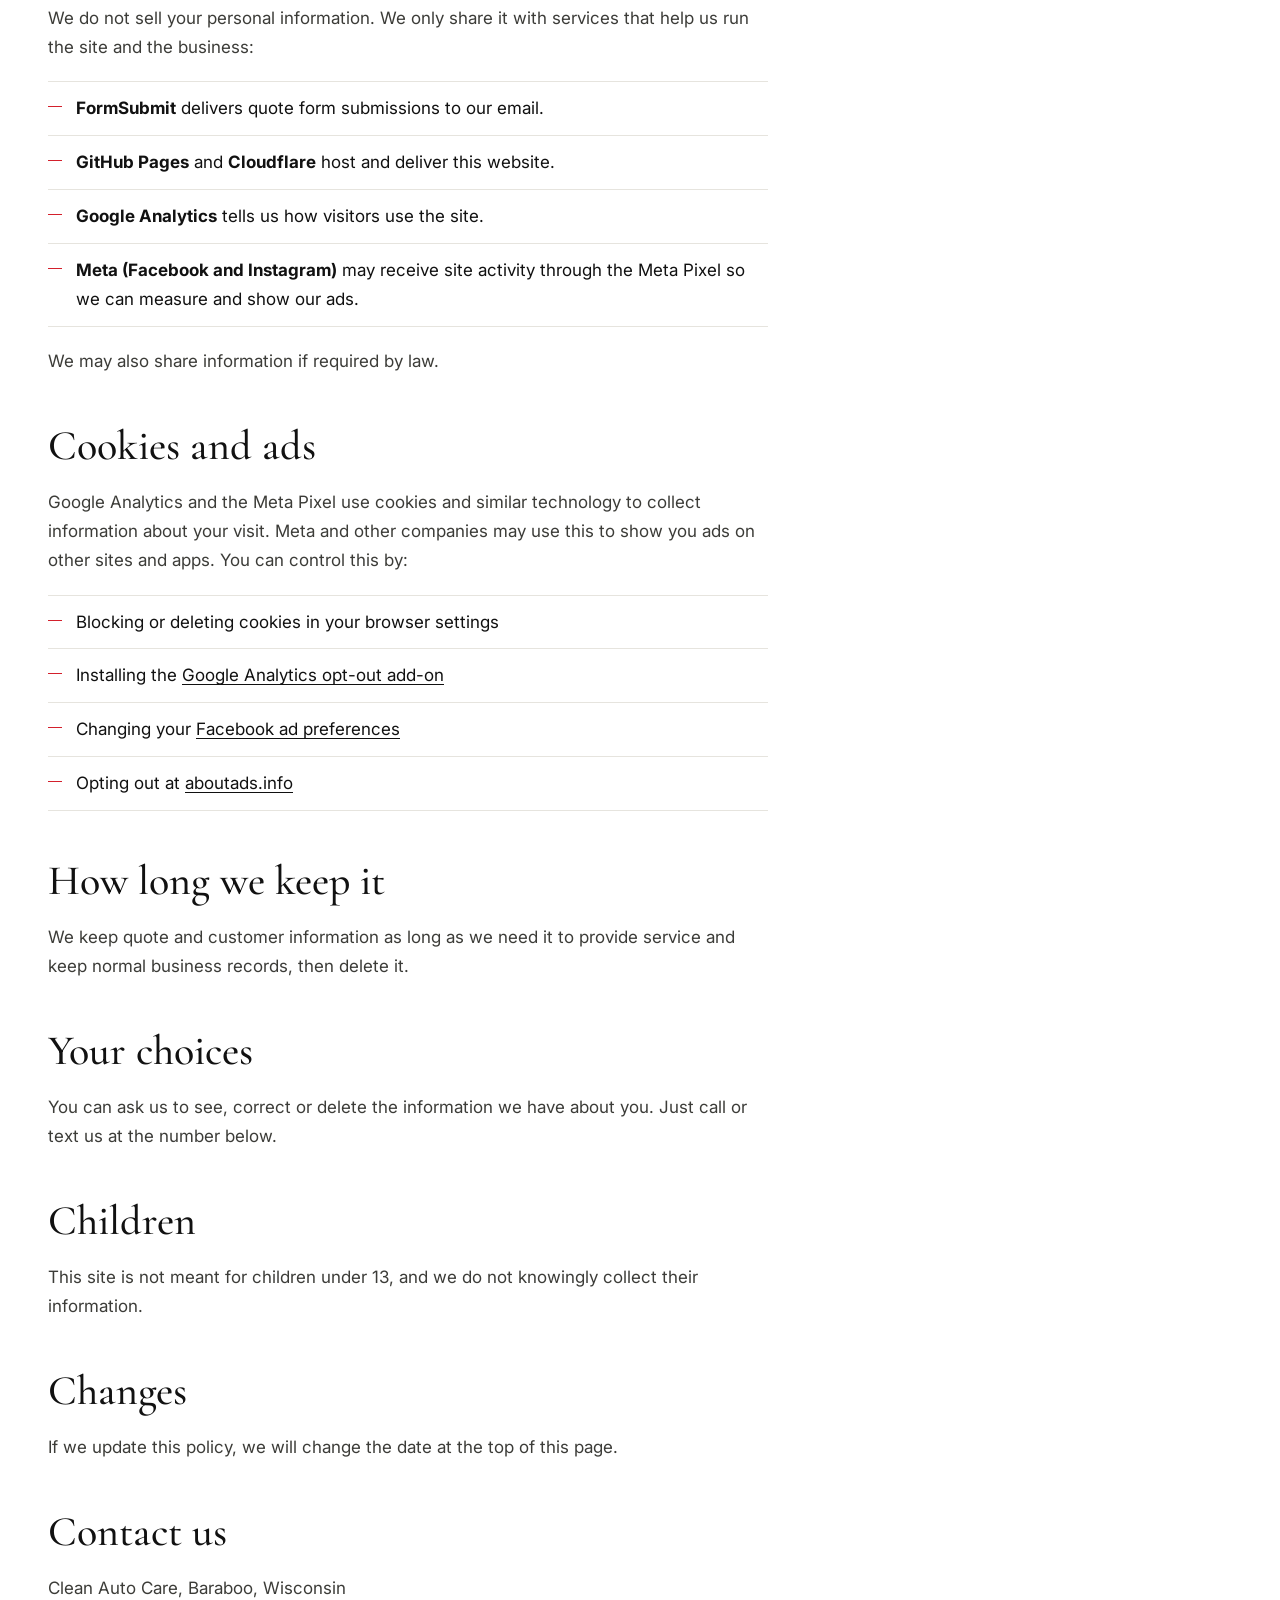
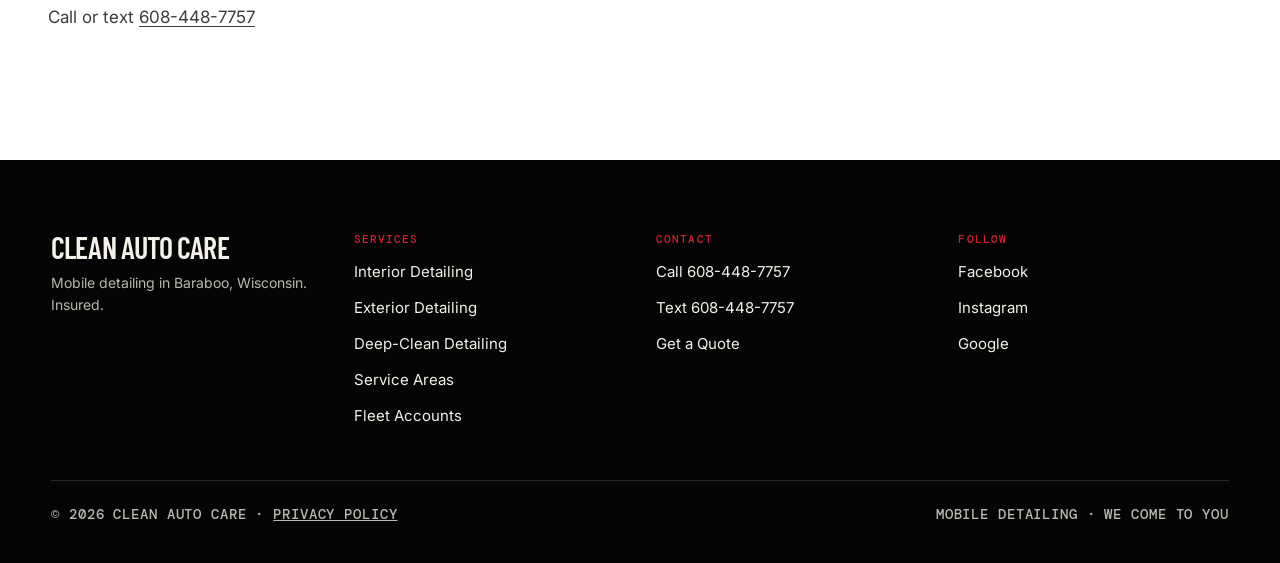
<file: privacy/index.html>
<!doctype html>
<html lang="en-US">
<head>
  <meta charset="utf-8"><meta name="viewport" content="width=device-width, initial-scale=1">
  <title>Privacy Policy | Clean Auto Care</title>
  <meta name="description" content="How Clean Auto Care collects, uses and protects the information you share through our website and quote form.">
  <meta name="robots" content="noindex, follow"><meta name="theme-color" content="#050505"><link rel="canonical" href="https://cleanautocare.org/privacy/">
  <link rel="icon" type="image/png" sizes="64x64" href="/images/favicon-64.png?v=2"><link rel="icon" type="image/png" sizes="32x32" href="/images/favicon-32.png?v=2"><link rel="preconnect" href="https://fonts.googleapis.com"><link rel="preconnect" href="https://fonts.gstatic.com" crossorigin><link href="https://fonts.googleapis.com/css2?family=Barlow+Condensed:wght@500;600;700&family=Cormorant+Garamond:ital,wght@0,500;0,600;1,400;1,500&family=DM+Mono:wght@400;500&family=Inter:wght@400;500;600&display=swap" rel="stylesheet"><link rel="stylesheet" href="/style.css?v=20261101.2"><link rel="stylesheet" href="/bespoke.css?v=20261116.1">
  <script async src="https://www.googletagmanager.com/gtag/js?id=G-19XPZ4K6GP"></script>
  <script>window.dataLayer=window.dataLayer||[];function gtag(){dataLayer.push(arguments);}gtag('js',new Date());gtag('config','G-19XPZ4K6GP');</script>
  <!-- Meta Pixel -->
  <script>!function(f,b,e,v,n,t,s){if(f.fbq)return;n=f.fbq=function(){n.callMethod?n.callMethod.apply(n,arguments):n.queue.push(arguments)};if(!f._fbq)f._fbq=n;n.push=n;n.loaded=!0;n.version='2.0';n.queue=[];t=b.createElement(e);t.async=!0;t.src=v;s=b.getElementsByTagName(e)[0];s.parentNode.insertBefore(t,s)}(window,document,'script','https://connect.facebook.net/en_US/fbevents.js');fbq('init','472347305557955');fbq('track','PageView');</script>
</head>
<body class="b-page">
  <a class="skip-link" href="#main-content">Skip to main content</a>
  <header class="site-header">
    <div class="nav-wrap">
      <a class="brand" href="/" aria-label="Clean Auto Care home">
        <span>Clean Auto Care</span>
        <small>Mobile Detailing</small>
      </a>
      <button class="menu-toggle" type="button" aria-expanded="false" aria-controls="main-navigation">
        <span class="sr-only">Open menu</span>
        <span aria-hidden="true">Menu</span>
      </button>
      <nav id="main-navigation" class="main-nav" aria-label="Primary navigation">
        <a href="/#menu">Menu</a>
        <a href="/#work">Our Work</a>
        <a href="/service-areas/">Service Areas</a>
        <a href="/#reviews">Reviews</a>
        <a class="nav-cta" href="/quote/">Get a Quote</a>
      </nav>
    </div>
  </header>

  <main id="main-content">
    <section class="b b-intro">
      <div class="b-wrap">
        <p class="b-crumbs"><a href="/">Home</a> / Privacy Policy</p>
        <p class="b-label">Last updated November 1, 2026</p>
        <h1 class="b-display">Privacy policy.</h1>
        <p class="b-lead">What we collect when you use this site or request a quote, and how we use it.</p>
      </div>
    </section>
    <section class="b b-section">
      <div class="b-wrap">
        <article class="b-prose">
        <h2>What we collect</h2>
        <p>When you request a quote, we collect what you enter in the form: the service and vehicle size you pick, your name, your phone number, and whether it is your first detail. If you later text us photos, your address or other details, we use them only to quote and schedule your service.</p>
        <p>Like most websites, we also collect basic usage data automatically, such as the pages you visit, your device and browser type, and how you found the site. This is gathered through cookies and similar tools described below.</p>

        <h2>How we use it</h2>
        <ul>
          <li>To reply with your quote and schedule your detail</li>
          <li>To contact you by phone, text or email about your request and service</li>
          <li>To understand how people use the site and to measure and improve our ads</li>
        </ul>

        <h2>Text messages</h2>
        <p>If you check the consent box on the quote form, we may text you about your quote, scheduling and requested services. Message frequency varies. Message and data rates may apply. Reply STOP to opt out at any time, or HELP for help.</p>
        <p>We do not sell or share your mobile number or text consent with third parties for their marketing.</p>

        <h2>Who we share it with</h2>
        <p>We do not sell your personal information. We only share it with services that help us run the site and the business:</p>
        <ul>
          <li><strong>FormSubmit</strong> delivers quote form submissions to our email.</li>
          <li><strong>GitHub Pages</strong> and <strong>Cloudflare</strong> host and deliver this website.</li>
          <li><strong>Google Analytics</strong> tells us how visitors use the site.</li>
          <li><strong>Meta (Facebook and Instagram)</strong> may receive site activity through the Meta Pixel so we can measure and show our ads.</li>
        </ul>
        <p>We may also share information if required by law.</p>

        <h2>Cookies and ads</h2>
        <p>Google Analytics and the Meta Pixel use cookies and similar technology to collect information about your visit. Meta and other companies may use this to show you ads on other sites and apps. You can control this by:</p>
        <ul>
          <li>Blocking or deleting cookies in your browser settings</li>
          <li>Installing the <a href="https://tools.google.com/dlpage/gaoptout" target="_blank" rel="noopener">Google Analytics opt-out add-on</a></li>
          <li>Changing your <a href="https://www.facebook.com/adpreferences" target="_blank" rel="noopener">Facebook ad preferences</a></li>
          <li>Opting out at <a href="https://optout.aboutads.info/" target="_blank" rel="noopener">aboutads.info</a></li>
        </ul>

        <h2>How long we keep it</h2>
        <p>We keep quote and customer information as long as we need it to provide service and keep normal business records, then delete it.</p>

        <h2>Your choices</h2>
        <p>You can ask us to see, correct or delete the information we have about you. Just call or text us at the number below.</p>

        <h2>Children</h2>
        <p>This site is not meant for children under 13, and we do not knowingly collect their information.</p>

        <h2>Changes</h2>
        <p>If we update this policy, we will change the date at the top of this page.</p>

        <h2>Contact us</h2>
        <p>Clean Auto Care, Baraboo, Wisconsin<br>Call or text <a href="tel:+16084487757">608-448-7757</a></p>
      </article>
      </div>
    </section>
  </main>

  <footer class="b b-footer">
    <div class="b-wrap">
      <div class="b-footer-grid">
        <div class="b-footer-brand">
          <a href="/">Clean Auto Care</a>
          <p>Mobile detailing in Baraboo, Wisconsin. Insured.</p>
        </div>
        <div class="b-footer-col">
          <h2>Services</h2>
          <a href="/services/interior-detailing.html">Interior Detailing</a>
          <a href="/services/exterior-detailing.html">Exterior Detailing</a>
          <a href="/services/deep-clean-detailing.html">Deep-Clean Detailing</a>
          <a href="/service-areas/">Service Areas</a>
          <a href="/fleet/">Fleet Accounts</a>
        </div>
        <div class="b-footer-col">
          <h2>Contact</h2>
          <a href="tel:+16084487757">Call 608-448-7757</a>
          <a href="sms:+16084487757">Text 608-448-7757</a>
          <a href="/quote/">Get a Quote</a>
        </div>
        <div class="b-footer-col">
          <h2>Follow</h2>
          <a href="https://www.facebook.com/people/Clean-Auto-Care/61571332643960/" target="_blank" rel="noopener">Facebook</a>
          <a href="https://www.instagram.com/cleanautocarellc" target="_blank" rel="noopener">Instagram</a>
          <a href="https://share.google/BWF50CTPBVMTIAiap" target="_blank" rel="noopener">Google</a>
        </div>
      </div>
      <div class="b-footer-bottom">
        <p>© 2026 Clean Auto Care · <a href="/privacy/">Privacy Policy</a></p>
        <p>Mobile detailing · We come to you</p>
      </div>
    </div>
  </footer>
  <script src="/script.js?v=20261101.2" defer></script>
</body>
</html>
</file>
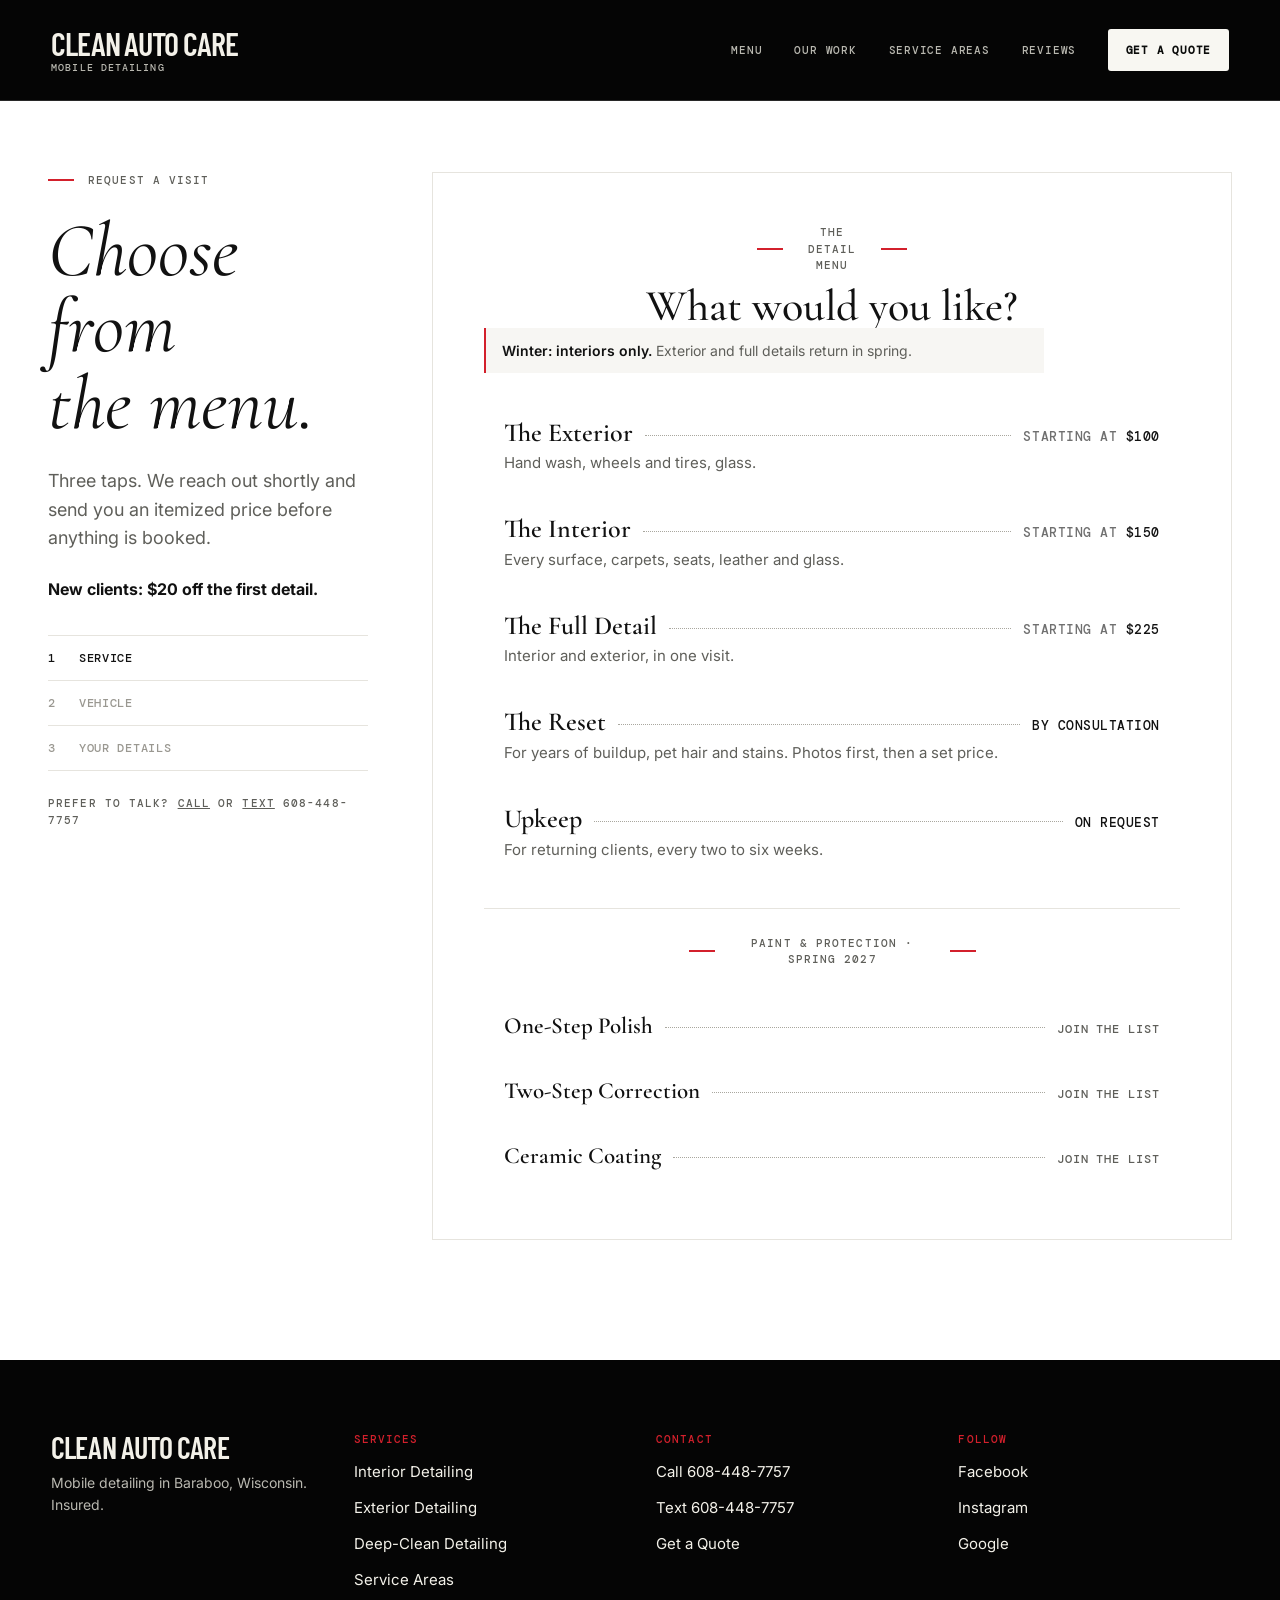
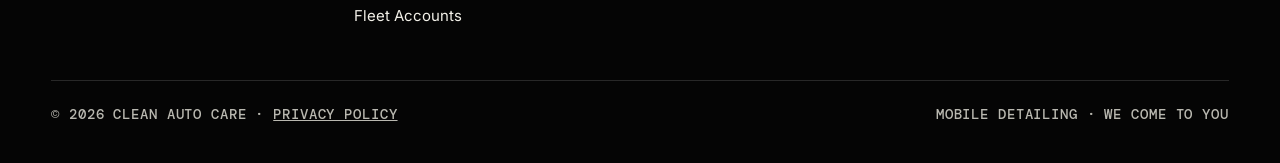
<file: quote/index.html>
<!doctype html>
<html lang="en-US">
<head>
  <meta charset="utf-8"><meta name="viewport" content="width=device-width, initial-scale=1">
  <title>Get a Mobile Detailing Quote | Clean Auto Care Baraboo WI</title>
  <meta name="description" content="Request a mobile auto detailing quote in Baraboo, WI. Pick your vehicle and service, and we will reach out with an itemized price.">
  <meta name="robots" content="noindex, follow"><meta name="theme-color" content="#050505">
  <link rel="canonical" href="https://cleanautocare.org/quote/">
  <link rel="icon" type="image/png" sizes="64x64" href="/images/favicon-64.png?v=2"><link rel="icon" type="image/png" sizes="32x32" href="/images/favicon-32.png?v=2">
  <link rel="preconnect" href="https://fonts.googleapis.com"><link rel="preconnect" href="https://fonts.gstatic.com" crossorigin><link href="https://fonts.googleapis.com/css2?family=Barlow+Condensed:wght@500;600;700&family=Cormorant+Garamond:ital,wght@0,500;0,600;1,400;1,500&family=DM+Mono:wght@400;500&family=Inter:wght@400;500;600&display=swap" rel="stylesheet"><link rel="stylesheet" href="/style.css?v=20261101.2"><link rel="stylesheet" href="/bespoke.css?v=20261116.1">
  <script async src="https://www.googletagmanager.com/gtag/js?id=G-19XPZ4K6GP"></script>
  <script>window.dataLayer=window.dataLayer||[];function gtag(){dataLayer.push(arguments);}gtag('js',new Date());gtag('config','G-19XPZ4K6GP');</script>
  <!-- Meta Pixel -->
  <script>!function(f,b,e,v,n,t,s){if(f.fbq)return;n=f.fbq=function(){n.callMethod?n.callMethod.apply(n,arguments):n.queue.push(arguments)};if(!f._fbq)f._fbq=n;n.push=n;n.loaded=!0;n.version='2.0';n.queue=[];t=b.createElement(e);t.async=!0;t.src=v;s=b.getElementsByTagName(e)[0];s.parentNode.insertBefore(t,s)}(window,document,'script','https://connect.facebook.net/en_US/fbevents.js');fbq('init','472347305557955');fbq('track','PageView');</script>
</head>
<body class="b-page">
  <a class="skip-link" href="#main-content">Skip to main content</a>
  <header class="site-header">
    <div class="nav-wrap">
      <a class="brand" href="/" aria-label="Clean Auto Care home">
        <span>Clean Auto Care</span>
        <small>Mobile Detailing</small>
      </a>
      <button class="menu-toggle" type="button" aria-expanded="false" aria-controls="main-navigation">
        <span class="sr-only">Open menu</span>
        <span aria-hidden="true">Menu</span>
      </button>
      <nav id="main-navigation" class="main-nav" aria-label="Primary navigation">
        <a href="/#menu">Menu</a>
        <a href="/#work">Our Work</a>
        <a href="/service-areas/">Service Areas</a>
        <a href="/#reviews">Reviews</a>
        <a class="nav-cta" href="/quote/">Get a Quote</a>
      </nav>
    </div>
  </header>

  <main id="main-content">
    <section class="b b-quote">
      <div class="b-wrap b-quote-layout">
        <div class="b-quote-side">
          <p class="b-label">Request a visit</p>
          <h1 class="b-display">Choose from<br>the menu.</h1>
          <p class="b-lead">Three taps. We reach out shortly and send you an itemized price before anything is booked.</p>
          <p><strong>New clients: $20 off the first detail.</strong></p>
          <ol class="b-progress" aria-label="Your request">
            <li data-progress="0" class="is-current"><span>1 &#160; Service</span><span></span></li>
            <li data-progress="1"><span>2 &#160; Vehicle</span><span></span></li>
            <li data-progress="2"><span>3 &#160; Your details</span><span></span></li>
          </ol>
          <p class="b-mono">Prefer to talk? <a href="tel:+16084487757">Call</a> or <a href="sms:+16084487757">text</a> 608-448-7757</p>
        </div>

        <form id="quote-form" class="b-panel" action="https://formsubmit.co/cblunsford03@gmail.com" method="post" novalidate>
          <input id="quote-subject" type="hidden" name="_subject" value="New Clean Auto Care quote request">
          <input type="hidden" name="_template" value="table">
          <input type="hidden" name="_captcha" value="false">
          <input type="hidden" name="_next" value="https://cleanautocare.org/quote/thanks/">
          <input type="hidden" name="starting_price" id="starting-price" value="">
          <input type="hidden" name="new_customer_discount" id="new-customer-discount" value="None">
          <input type="hidden" name="quote_status" value="Quote request. Call or text them for details and photos, then send an itemized price.">
          <input type="text" name="_honey" class="b-honey" tabindex="-1" autocomplete="off" aria-hidden="true">

          <fieldset class="b-step" data-step="0">
            <legend class="b-step-head"><span class="b-label is-center">The detail menu</span><span class="b-step-title">What would you like?</span></legend>
            <p class="b-season-note"><strong>Winter: interiors only.</strong> Exterior and full details return in spring.</p>
            <div class="b-options"><label class="b-option"><input type="radio" name="service" value="Exterior detail" data-package="exterior"><span class="b-item-line"><span class="b-item-name">The Exterior</span><span class="b-item-dots" aria-hidden="true"></span><span class="b-item-price"><span class="b-from">Starting at </span>$100</span></span><span class="b-item-desc">Hand wash, wheels and tires, glass.</span></label><label class="b-option"><input type="radio" name="service" value="Interior detail" data-package="interior"><span class="b-item-line"><span class="b-item-name">The Interior</span><span class="b-item-dots" aria-hidden="true"></span><span class="b-item-price"><span class="b-from">Starting at </span>$150</span></span><span class="b-item-desc">Every surface, carpets, seats, leather and glass.</span></label><label class="b-option"><input type="radio" name="service" value="Full detail" data-package="full"><span class="b-item-line"><span class="b-item-name">The Full Detail</span><span class="b-item-dots" aria-hidden="true"></span><span class="b-item-price"><span class="b-from">Starting at </span>$225</span></span><span class="b-item-desc">Interior and exterior, in one visit.</span></label><label class="b-option"><input type="radio" name="service" value="The Reset (deep clean)" data-package="deep"><span class="b-item-line"><span class="b-item-name">The Reset</span><span class="b-item-dots" aria-hidden="true"></span><span class="b-item-price">By consultation</span></span><span class="b-item-desc">For years of buildup, pet hair and stains. Photos first, then a set price.</span></label><label class="b-option"><input type="radio" name="service" value="Upkeep visit" data-package="upkeep"><span class="b-item-line"><span class="b-item-name">Upkeep</span><span class="b-item-dots" aria-hidden="true"></span><span class="b-item-price">On request</span></span><span class="b-item-desc">For returning clients, every two to six weeks.</span></label></div>
            <div class="b-sub"><p class="b-label is-center">Paint &amp; protection · spring 2027</p></div>
            <div class="b-options"><label class="b-option is-small"><input type="radio" name="service" value="Waitlist: One-Step Polish" data-package="polish"><span class="b-item-line"><span class="b-item-name">One-Step Polish</span><span class="b-item-dots" aria-hidden="true"></span><span class="b-item-price">Join the list</span></span></label><label class="b-option is-small"><input type="radio" name="service" value="Waitlist: Two-Step Correction" data-package="correction"><span class="b-item-line"><span class="b-item-name">Two-Step Correction</span><span class="b-item-dots" aria-hidden="true"></span><span class="b-item-price">Join the list</span></span></label><label class="b-option is-small"><input type="radio" name="service" value="Waitlist: Ceramic Coating" data-package="ceramic"><span class="b-item-line"><span class="b-item-name">Ceramic Coating</span><span class="b-item-dots" aria-hidden="true"></span><span class="b-item-price">Join the list</span></span></label></div>
          </fieldset>

          <fieldset class="b-step" data-step="1" hidden>
            <legend class="b-step-head"><span class="b-mono" id="vehicle-service"></span><span class="b-step-title">What are we detailing?</span></legend>
            <div class="b-options"><label class="b-option"><input type="radio" name="size" value="Coupe or compact" data-package=""><span class="b-item-line"><span class="b-item-name">Coupe or compact</span><span class="b-item-dots" aria-hidden="true"></span><span class="b-item-price"></span></span><span class="b-item-desc">Civic, Corolla, Mini</span></label><label class="b-option"><input type="radio" name="size" value="Sedan" data-package=""><span class="b-item-line"><span class="b-item-name">Sedan</span><span class="b-item-dots" aria-hidden="true"></span><span class="b-item-price"></span></span><span class="b-item-desc">Camry, Accord, Malibu</span></label><label class="b-option"><input type="radio" name="size" value="SUV" data-package=""><span class="b-item-line"><span class="b-item-name">SUV</span><span class="b-item-dots" aria-hidden="true"></span><span class="b-item-price"></span></span><span class="b-item-desc">Tucson, RAV4, Explorer</span></label><label class="b-option"><input type="radio" name="size" value="Truck - small cab" data-package=""><span class="b-item-line"><span class="b-item-name">Truck, small cab</span><span class="b-item-dots" aria-hidden="true"></span><span class="b-item-price"></span></span><span class="b-item-desc">Regular or extended cab</span></label><label class="b-option"><input type="radio" name="size" value="Truck - crew cab" data-package=""><span class="b-item-line"><span class="b-item-name">Truck, crew cab</span><span class="b-item-dots" aria-hidden="true"></span><span class="b-item-price"></span></span><span class="b-item-desc">Four full doors</span></label></div>
            <button type="button" class="b-link" data-back>← Back to the menu</button>
          </fieldset>

          <fieldset class="b-step" data-step="2" hidden>
            <legend class="b-step-head"><span class="b-mono" id="contact-summary"></span><span class="b-step-title">Where can we reach you?</span></legend>
            <div class="b-fields">
              <label class="b-field" for="name">Name<input id="name" type="text" name="name" autocomplete="name" required></label>
              <label class="b-field" for="phone">Phone<input id="phone" type="tel" name="phone" autocomplete="tel" inputmode="tel" required></label>
            </div>
            <label class="b-check is-offer" for="new-customer"><input id="new-customer" type="checkbox"><span><strong>This is my first detail.</strong> $20 off.</span></label>
            <label class="b-check" for="text-consent"><input id="text-consent" type="checkbox" name="text_consent" value="I agree to receive text messages from Clean Auto Care about my quote, scheduling, and requested services." required><span>I agree to receive texts from Clean Auto Care about my quote, scheduling and requested services. Message and data rates may apply. Reply STOP to opt out. See our <a href="/privacy/">Privacy Policy</a>.</span></label>
            <button class="b-btn b-submit" type="submit">Send my request</button>
            <p class="b-center b-mono">No commitment. No deposit or payment online.</p>
            <button type="button" class="b-link" data-back>← Back</button>
          </fieldset>

          <p class="b-error" role="alert"></p>
        </form>
      </div>
    </section>
  </main>

  <footer class="b b-footer">
    <div class="b-wrap">
      <div class="b-footer-grid">
        <div class="b-footer-brand">
          <a href="/">Clean Auto Care</a>
          <p>Mobile detailing in Baraboo, Wisconsin. Insured.</p>
        </div>
        <div class="b-footer-col">
          <h2>Services</h2>
          <a href="/services/interior-detailing.html">Interior Detailing</a>
          <a href="/services/exterior-detailing.html">Exterior Detailing</a>
          <a href="/services/deep-clean-detailing.html">Deep-Clean Detailing</a>
          <a href="/service-areas/">Service Areas</a>
          <a href="/fleet/">Fleet Accounts</a>
        </div>
        <div class="b-footer-col">
          <h2>Contact</h2>
          <a href="tel:+16084487757">Call 608-448-7757</a>
          <a href="sms:+16084487757">Text 608-448-7757</a>
          <a href="/quote/">Get a Quote</a>
        </div>
        <div class="b-footer-col">
          <h2>Follow</h2>
          <a href="https://www.facebook.com/people/Clean-Auto-Care/61571332643960/" target="_blank" rel="noopener">Facebook</a>
          <a href="https://www.instagram.com/cleanautocarellc" target="_blank" rel="noopener">Instagram</a>
          <a href="https://share.google/BWF50CTPBVMTIAiap" target="_blank" rel="noopener">Google</a>
        </div>
      </div>
      <div class="b-footer-bottom">
        <p>© 2026 Clean Auto Care · <a href="/privacy/">Privacy Policy</a></p>
        <p>Mobile detailing · We come to you</p>
      </div>
    </div>
  </footer>
  <script src="/script.js?v=20261101.2" defer></script>
  <script src="/quote.js?v=20261101.2" defer></script>
</body>
</html>
</file>
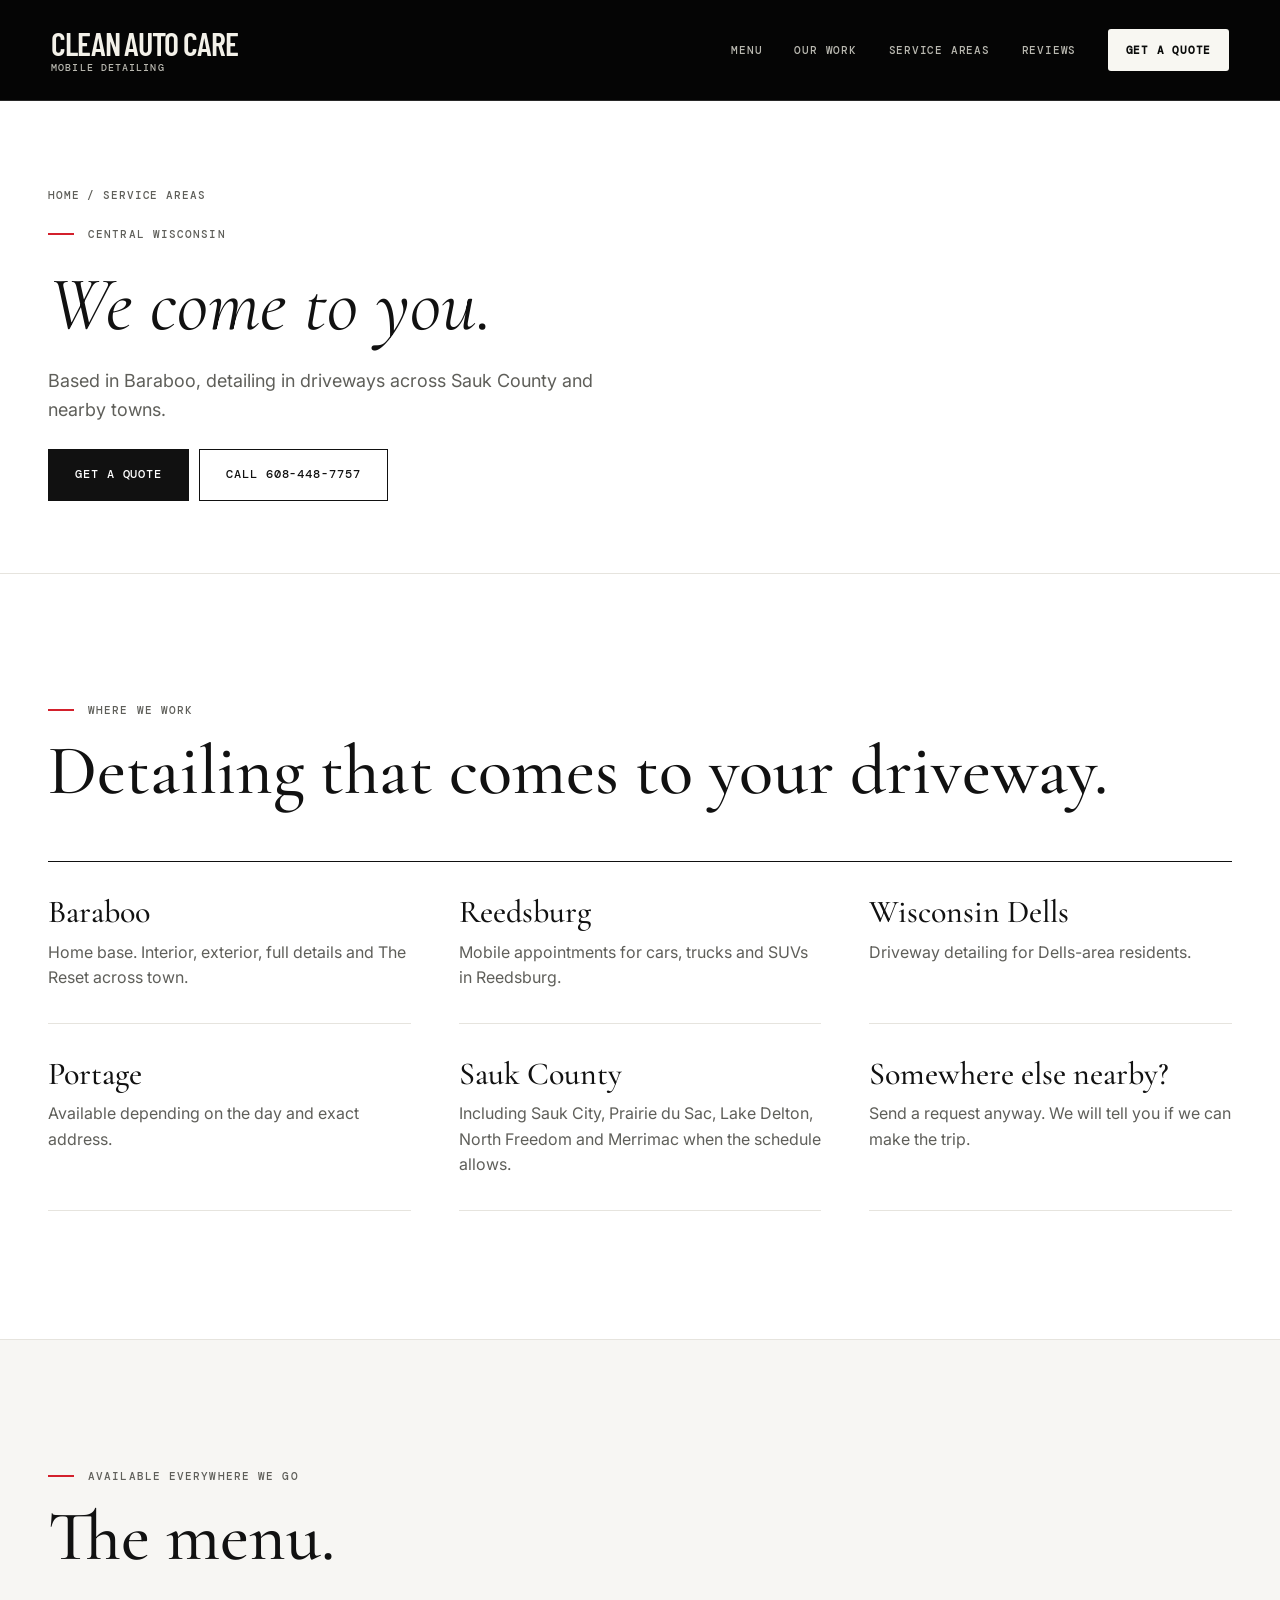
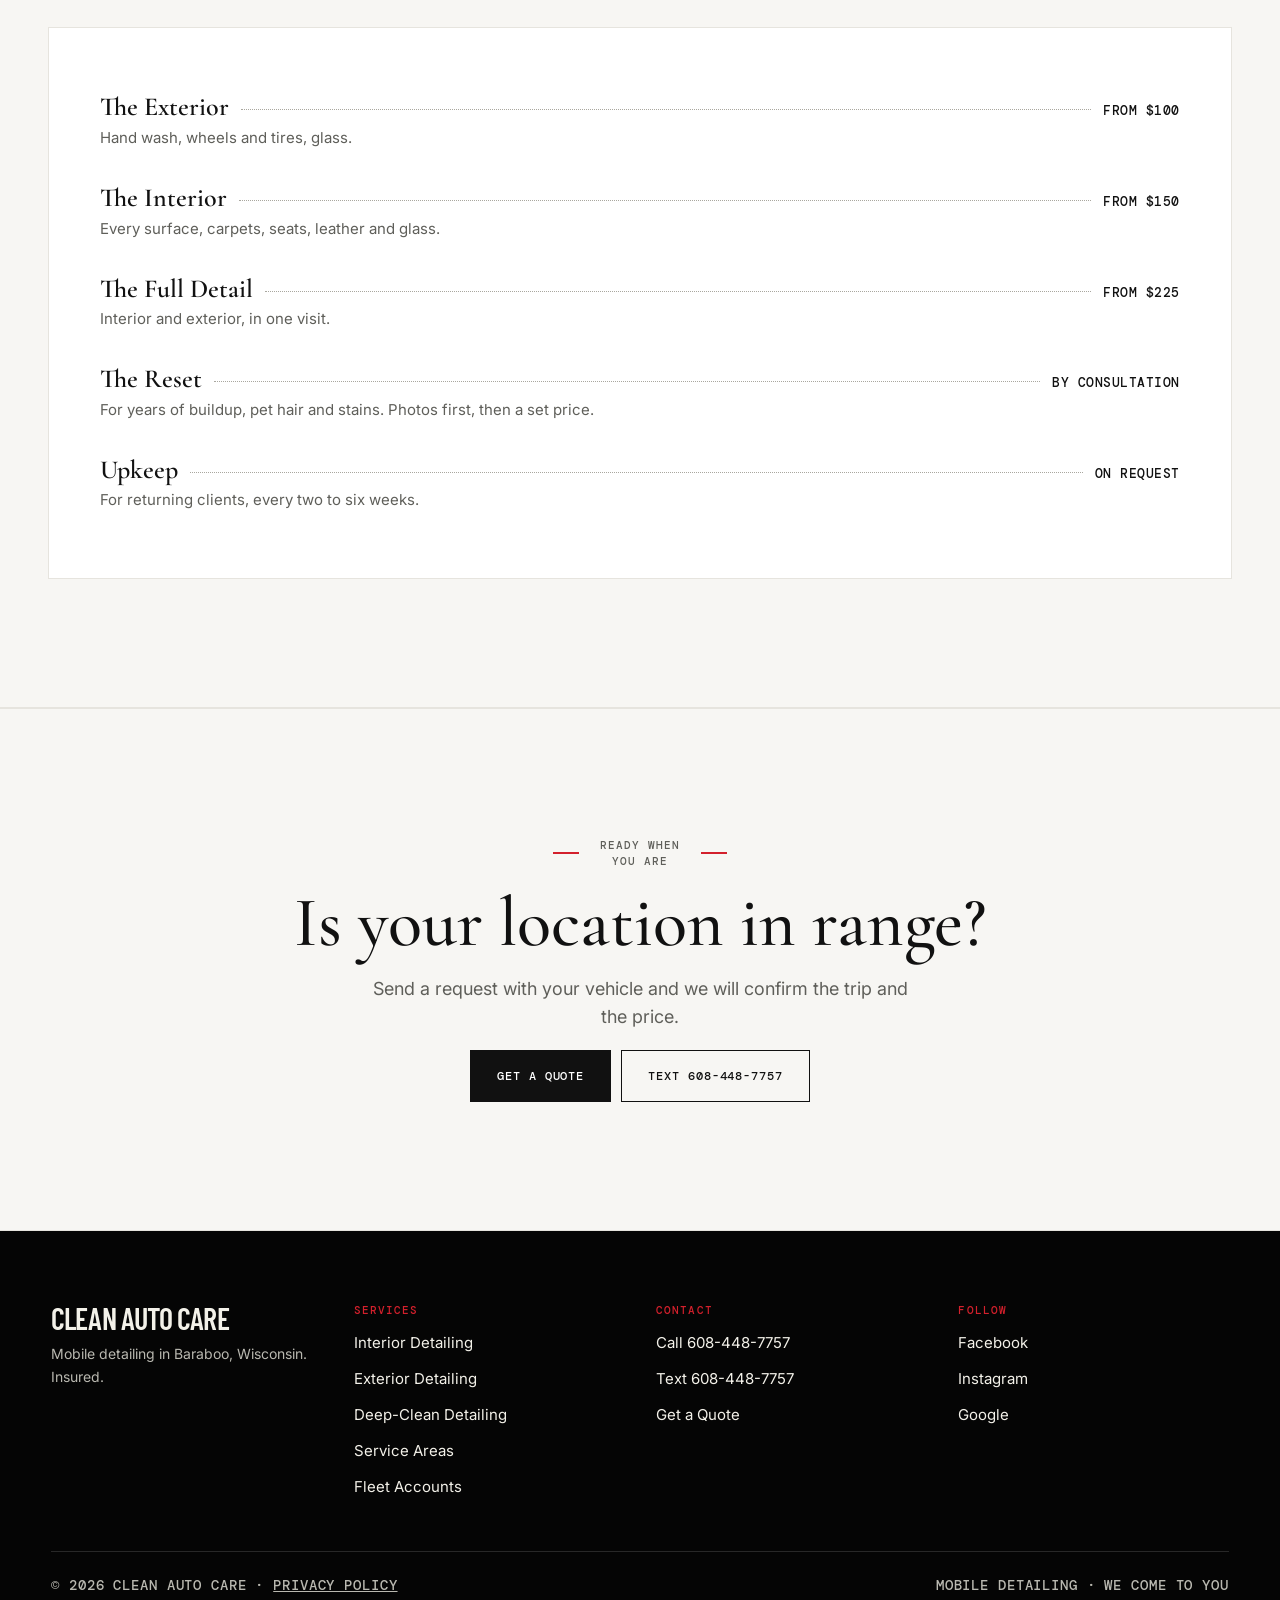
<file: service-areas/index.html>
<!doctype html>
<html lang="en-US">
<head>
  <meta charset="utf-8"><meta name="viewport" content="width=device-width, initial-scale=1">
  <title>Mobile Auto Detailing Service Areas | Central Wisconsin</title>
  <meta name="description" content="Clean Auto Care provides mobile auto detailing in Baraboo, Reedsburg, Wisconsin Dells, Portage and communities across Sauk County, Wisconsin.">
  <meta name="robots" content="index, follow, max-image-preview:large"><meta name="theme-color" content="#050505"><link rel="canonical" href="https://cleanautocare.org/service-areas/">
  <meta property="og:type" content="website"><meta property="og:site_name" content="Clean Auto Care"><meta property="og:title" content="Mobile Auto Detailing Service Areas in Central Wisconsin"><meta property="og:description" content="Baraboo-based mobile detailing serving nearby Central Wisconsin communities."><meta property="og:url" content="https://cleanautocare.org/service-areas/"><meta property="og:image" content="https://cleanautocare.org/images/mobile-auto-detailing-baraboo-wi.jpg"><meta name="twitter:card" content="summary_large_image">
  <link rel="icon" type="image/png" sizes="64x64" href="/images/favicon-64.png?v=2"><link rel="icon" type="image/png" sizes="32x32" href="/images/favicon-32.png?v=2"><link rel="preconnect" href="https://fonts.googleapis.com"><link rel="preconnect" href="https://fonts.gstatic.com" crossorigin><link href="https://fonts.googleapis.com/css2?family=Barlow+Condensed:wght@500;600;700&family=Cormorant+Garamond:ital,wght@0,500;0,600;1,400;1,500&family=DM+Mono:wght@400;500&family=Inter:wght@400;500;600&display=swap" rel="stylesheet"><link rel="stylesheet" href="/style.css?v=20261101.2"><link rel="stylesheet" href="/bespoke.css?v=20261116.1">
  <script type="application/ld+json">
  {"@context":"https://schema.org","@type":"BreadcrumbList","itemListElement":[{"@type":"ListItem","position":1,"name":"Home","item":"https://cleanautocare.org/"},{"@type":"ListItem","position":2,"name":"Service Areas","item":"https://cleanautocare.org/service-areas/"}]}
  </script>
  <script async src="https://www.googletagmanager.com/gtag/js?id=G-19XPZ4K6GP"></script>
  <script>window.dataLayer=window.dataLayer||[];function gtag(){dataLayer.push(arguments);}gtag('js',new Date());gtag('config','G-19XPZ4K6GP');</script>
  <!-- Meta Pixel -->
  <script>!function(f,b,e,v,n,t,s){if(f.fbq)return;n=f.fbq=function(){n.callMethod?n.callMethod.apply(n,arguments):n.queue.push(arguments)};if(!f._fbq)f._fbq=n;n.push=n;n.loaded=!0;n.version='2.0';n.queue=[];t=b.createElement(e);t.async=!0;t.src=v;s=b.getElementsByTagName(e)[0];s.parentNode.insertBefore(t,s)}(window,document,'script','https://connect.facebook.net/en_US/fbevents.js');fbq('init','472347305557955');fbq('track','PageView');</script>
</head>
<body class="b-page">
  <a class="skip-link" href="#main-content">Skip to main content</a>
  <header class="site-header">
    <div class="nav-wrap">
      <a class="brand" href="/" aria-label="Clean Auto Care home">
        <span>Clean Auto Care</span>
        <small>Mobile Detailing</small>
      </a>
      <button class="menu-toggle" type="button" aria-expanded="false" aria-controls="main-navigation">
        <span class="sr-only">Open menu</span>
        <span aria-hidden="true">Menu</span>
      </button>
      <nav id="main-navigation" class="main-nav" aria-label="Primary navigation">
        <a href="/#menu">Menu</a>
        <a href="/#work">Our Work</a>
        <a href="/service-areas/">Service Areas</a>
        <a href="/#reviews">Reviews</a>
        <a class="nav-cta" href="/quote/">Get a Quote</a>
      </nav>
    </div>
  </header>

  <main id="main-content">
    <section class="b b-intro">
      <div class="b-wrap">
        <p class="b-crumbs"><a href="/">Home</a> / Service Areas</p>
        <p class="b-label">Central Wisconsin</p>
        <h1 class="b-display">We come to you.</h1>
        <p class="b-lead">Based in Baraboo, detailing in driveways across Sauk County and nearby towns.</p>
        <div class="b-actions"><a class="b-btn" href="/quote/">Get a Quote</a><a class="b-btn is-line" href="tel:+16084487757">Call 608-448-7757</a></div>
      </div>
    </section>
    <section class="b b-section">
      <div class="b-wrap b-stack">
        <div class="b-head">
          <p class="b-label">Where we work</p>
          <h2 class="b-h2">Detailing that comes to your driveway.</h2>
        </div>
        <div class="b-areas"><article id="baraboo"><h2>Baraboo</h2><p>Home base. Interior, exterior, full details and The Reset across town.</p></article><article id="reedsburg"><h2>Reedsburg</h2><p>Mobile appointments for cars, trucks and SUVs in Reedsburg.</p></article><article id="wisconsin-dells"><h2>Wisconsin Dells</h2><p>Driveway detailing for Dells-area residents.</p></article><article id="portage"><h2>Portage</h2><p>Available depending on the day and exact address.</p></article><article id="sauk-county"><h2>Sauk County</h2><p>Including Sauk City, Prairie du Sac, Lake Delton, North Freedom and Merrimac when the schedule allows.</p></article><article><h2>Somewhere else nearby?</h2><p>Send a request anyway. We will tell you if we can make the trip.</p></article></div>
      </div>
    </section>
    <section class="b b-section b-tint">
      <div class="b-wrap b-stack">
        <div class="b-head">
          <p class="b-label">Available everywhere we go</p>
          <h2 class="b-h2">The menu.</h2>
        </div>
        <div class="b-menus">
          <div class="b-menu">
            <ul class="b-menu-list">
              <li><a class="b-item" href="/quote/?package=exterior"><span class="b-item-line"><span class="b-item-name">The Exterior</span><span class="b-item-dots" aria-hidden="true"></span><span class="b-item-price">From $100</span></span><span class="b-item-desc">Hand wash, wheels and tires, glass.</span></a></li><li><a class="b-item" href="/quote/?package=interior"><span class="b-item-line"><span class="b-item-name">The Interior</span><span class="b-item-dots" aria-hidden="true"></span><span class="b-item-price">From $150</span></span><span class="b-item-desc">Every surface, carpets, seats, leather and glass.</span></a></li><li><a class="b-item" href="/quote/?package=full"><span class="b-item-line"><span class="b-item-name">The Full Detail</span><span class="b-item-dots" aria-hidden="true"></span><span class="b-item-price">From $225</span></span><span class="b-item-desc">Interior and exterior, in one visit.</span></a></li><li><a class="b-item" href="/quote/?package=deep"><span class="b-item-line"><span class="b-item-name">The Reset</span><span class="b-item-dots" aria-hidden="true"></span><span class="b-item-price">By consultation</span></span><span class="b-item-desc">For years of buildup, pet hair and stains. Photos first, then a set price.</span></a></li><li><a class="b-item" href="/quote/?package=upkeep"><span class="b-item-line"><span class="b-item-name">Upkeep</span><span class="b-item-dots" aria-hidden="true"></span><span class="b-item-price">On request</span></span><span class="b-item-desc">For returning clients, every two to six weeks.</span></a></li>
            </ul>
          </div>
        </div>
      </div>
    </section>
    <section class="b b-section b-tint">
      <div class="b-wrap b-head is-center">
        <p class="b-label is-center">Ready when you are</p>
        <h2 class="b-h2">Is your location in range?</h2>
        <p class="b-lead">Send a request with your vehicle and we will confirm the trip and the price.</p>
        <div class="b-actions"><a class="b-btn" href="/quote/">Get a Quote</a><a class="b-btn is-line" href="sms:+16084487757">Text 608-448-7757</a></div>
      </div>
    </section>
  </main>

  <footer class="b b-footer">
    <div class="b-wrap">
      <div class="b-footer-grid">
        <div class="b-footer-brand">
          <a href="/">Clean Auto Care</a>
          <p>Mobile detailing in Baraboo, Wisconsin. Insured.</p>
        </div>
        <div class="b-footer-col">
          <h2>Services</h2>
          <a href="/services/interior-detailing.html">Interior Detailing</a>
          <a href="/services/exterior-detailing.html">Exterior Detailing</a>
          <a href="/services/deep-clean-detailing.html">Deep-Clean Detailing</a>
          <a href="/service-areas/">Service Areas</a>
          <a href="/fleet/">Fleet Accounts</a>
        </div>
        <div class="b-footer-col">
          <h2>Contact</h2>
          <a href="tel:+16084487757">Call 608-448-7757</a>
          <a href="sms:+16084487757">Text 608-448-7757</a>
          <a href="/quote/">Get a Quote</a>
        </div>
        <div class="b-footer-col">
          <h2>Follow</h2>
          <a href="https://www.facebook.com/people/Clean-Auto-Care/61571332643960/" target="_blank" rel="noopener">Facebook</a>
          <a href="https://www.instagram.com/cleanautocarellc" target="_blank" rel="noopener">Instagram</a>
          <a href="https://share.google/BWF50CTPBVMTIAiap" target="_blank" rel="noopener">Google</a>
        </div>
      </div>
      <div class="b-footer-bottom">
        <p>© 2026 Clean Auto Care · <a href="/privacy/">Privacy Policy</a></p>
        <p>Mobile detailing · We come to you</p>
      </div>
    </div>
  </footer>
  <script src="/script.js?v=20261101.2" defer></script>
</body>
</html>
</file>
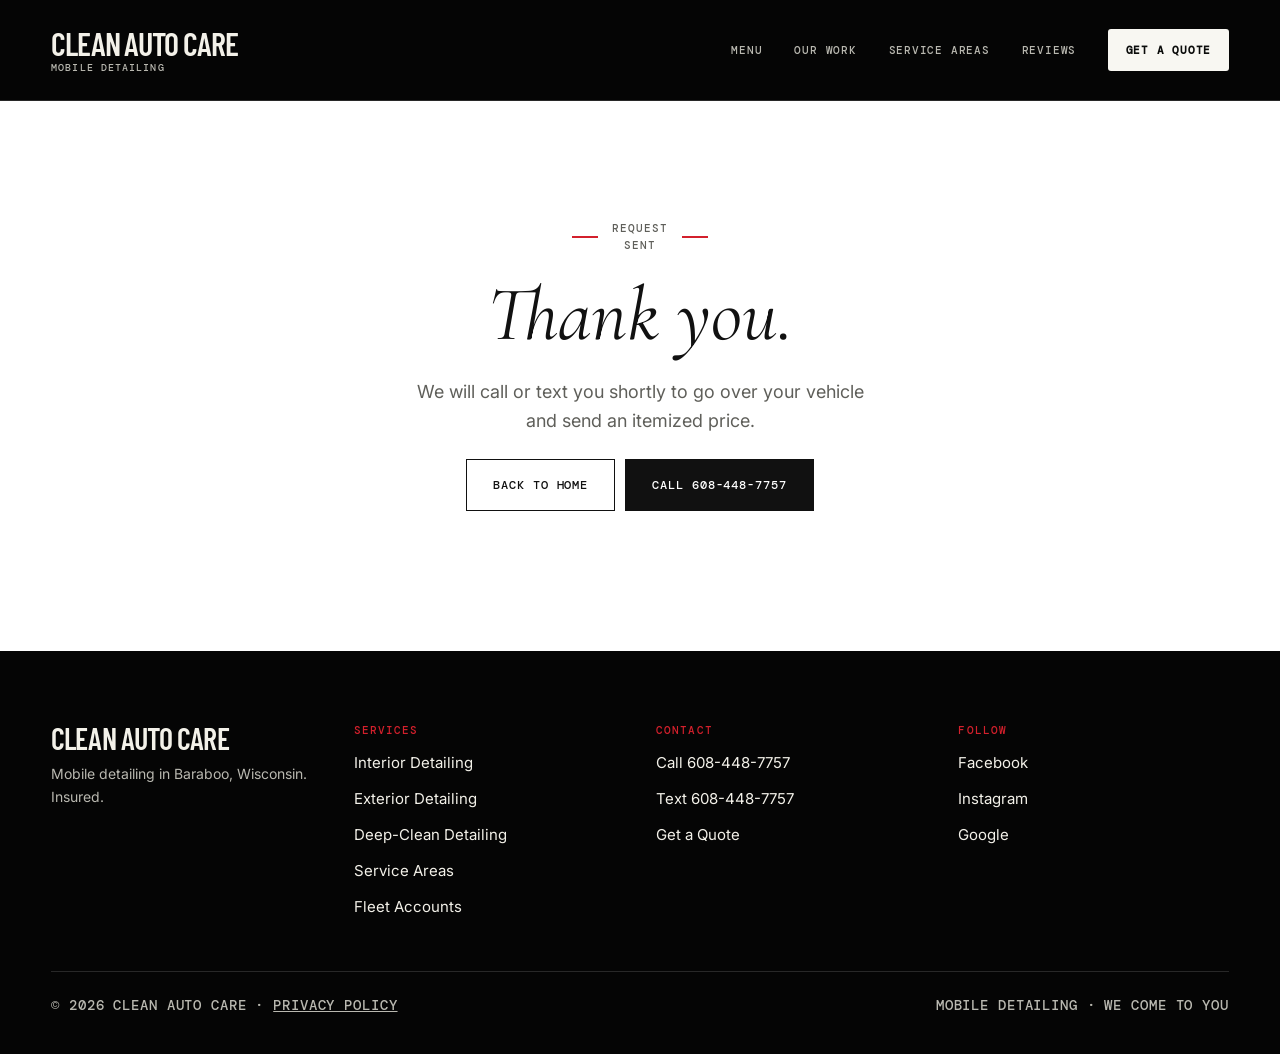
<file: quote/thanks/index.html>
<!doctype html>
<html lang="en-US">
<head>
  <meta charset="utf-8"><meta name="viewport" content="width=device-width, initial-scale=1">
  <title>Thank You | Clean Auto Care</title>
  <meta name="description" content="Your quote request was received.">
  <meta name="robots" content="noindex, follow"><meta name="theme-color" content="#050505">
  <link rel="canonical" href="https://cleanautocare.org/quote/thanks/">
  <link rel="icon" type="image/png" sizes="64x64" href="/images/favicon-64.png?v=2"><link rel="icon" type="image/png" sizes="32x32" href="/images/favicon-32.png?v=2">
  <link rel="preconnect" href="https://fonts.googleapis.com"><link rel="preconnect" href="https://fonts.gstatic.com" crossorigin><link href="https://fonts.googleapis.com/css2?family=Barlow+Condensed:wght@500;600;700&family=Cormorant+Garamond:ital,wght@0,500;0,600;1,400;1,500&family=DM+Mono:wght@400;500&family=Inter:wght@400;500;600&display=swap" rel="stylesheet"><link rel="stylesheet" href="/style.css?v=20261101.2"><link rel="stylesheet" href="/bespoke.css?v=20261116.1">
  <script async src="https://www.googletagmanager.com/gtag/js?id=G-19XPZ4K6GP"></script>
  <script>window.dataLayer=window.dataLayer||[];function gtag(){dataLayer.push(arguments);}gtag('js',new Date());gtag('config','G-19XPZ4K6GP');</script>
  <!-- Meta Pixel -->
  <script>!function(f,b,e,v,n,t,s){if(f.fbq)return;n=f.fbq=function(){n.callMethod?n.callMethod.apply(n,arguments):n.queue.push(arguments)};if(!f._fbq)f._fbq=n;n.push=n;n.loaded=!0;n.version='2.0';n.queue=[];t=b.createElement(e);t.async=!0;t.src=v;s=b.getElementsByTagName(e)[0];s.parentNode.insertBefore(t,s)}(window,document,'script','https://connect.facebook.net/en_US/fbevents.js');fbq('init','472347305557955');fbq('track','PageView');fbq('track','Lead');</script>
</head>
<body class="b-page">
  <a class="skip-link" href="#main-content">Skip to main content</a>
  <header class="site-header">
    <div class="nav-wrap">
      <a class="brand" href="/" aria-label="Clean Auto Care home">
        <span>Clean Auto Care</span>
        <small>Mobile Detailing</small>
      </a>
      <button class="menu-toggle" type="button" aria-expanded="false" aria-controls="main-navigation">
        <span class="sr-only">Open menu</span>
        <span aria-hidden="true">Menu</span>
      </button>
      <nav id="main-navigation" class="main-nav" aria-label="Primary navigation">
        <a href="/#menu">Menu</a>
        <a href="/#work">Our Work</a>
        <a href="/service-areas/">Service Areas</a>
        <a href="/#reviews">Reviews</a>
        <a class="nav-cta" href="/quote/">Get a Quote</a>
      </nav>
    </div>
  </header>

  <main id="main-content">
    <section class="b b-message">
      <div class="b-wrap">
        <p class="b-label is-center">Request sent</p>
        <h1 class="b-display">Thank you.</h1>
        <p class="b-lead">We will call or text you shortly to go over your vehicle and send an itemized price.</p>
        <div class="b-actions"><a class="b-btn is-line" href="/">Back to home</a><a class="b-btn" href="tel:+16084487757">Call 608-448-7757</a></div>
      </div>
    </section>
  </main>

  <footer class="b b-footer">
    <div class="b-wrap">
      <div class="b-footer-grid">
        <div class="b-footer-brand">
          <a href="/">Clean Auto Care</a>
          <p>Mobile detailing in Baraboo, Wisconsin. Insured.</p>
        </div>
        <div class="b-footer-col">
          <h2>Services</h2>
          <a href="/services/interior-detailing.html">Interior Detailing</a>
          <a href="/services/exterior-detailing.html">Exterior Detailing</a>
          <a href="/services/deep-clean-detailing.html">Deep-Clean Detailing</a>
          <a href="/service-areas/">Service Areas</a>
          <a href="/fleet/">Fleet Accounts</a>
        </div>
        <div class="b-footer-col">
          <h2>Contact</h2>
          <a href="tel:+16084487757">Call 608-448-7757</a>
          <a href="sms:+16084487757">Text 608-448-7757</a>
          <a href="/quote/">Get a Quote</a>
        </div>
        <div class="b-footer-col">
          <h2>Follow</h2>
          <a href="https://www.facebook.com/people/Clean-Auto-Care/61571332643960/" target="_blank" rel="noopener">Facebook</a>
          <a href="https://www.instagram.com/cleanautocarellc" target="_blank" rel="noopener">Instagram</a>
          <a href="https://share.google/BWF50CTPBVMTIAiap" target="_blank" rel="noopener">Google</a>
        </div>
      </div>
      <div class="b-footer-bottom">
        <p>© 2026 Clean Auto Care · <a href="/privacy/">Privacy Policy</a></p>
        <p>Mobile detailing · We come to you</p>
      </div>
    </div>
  </footer>
  <script src="/script.js?v=20261101.2" defer></script>
  <script>if(typeof gtag==='function')gtag('event','generate_lead');</script>
</body>
</html>
</file>
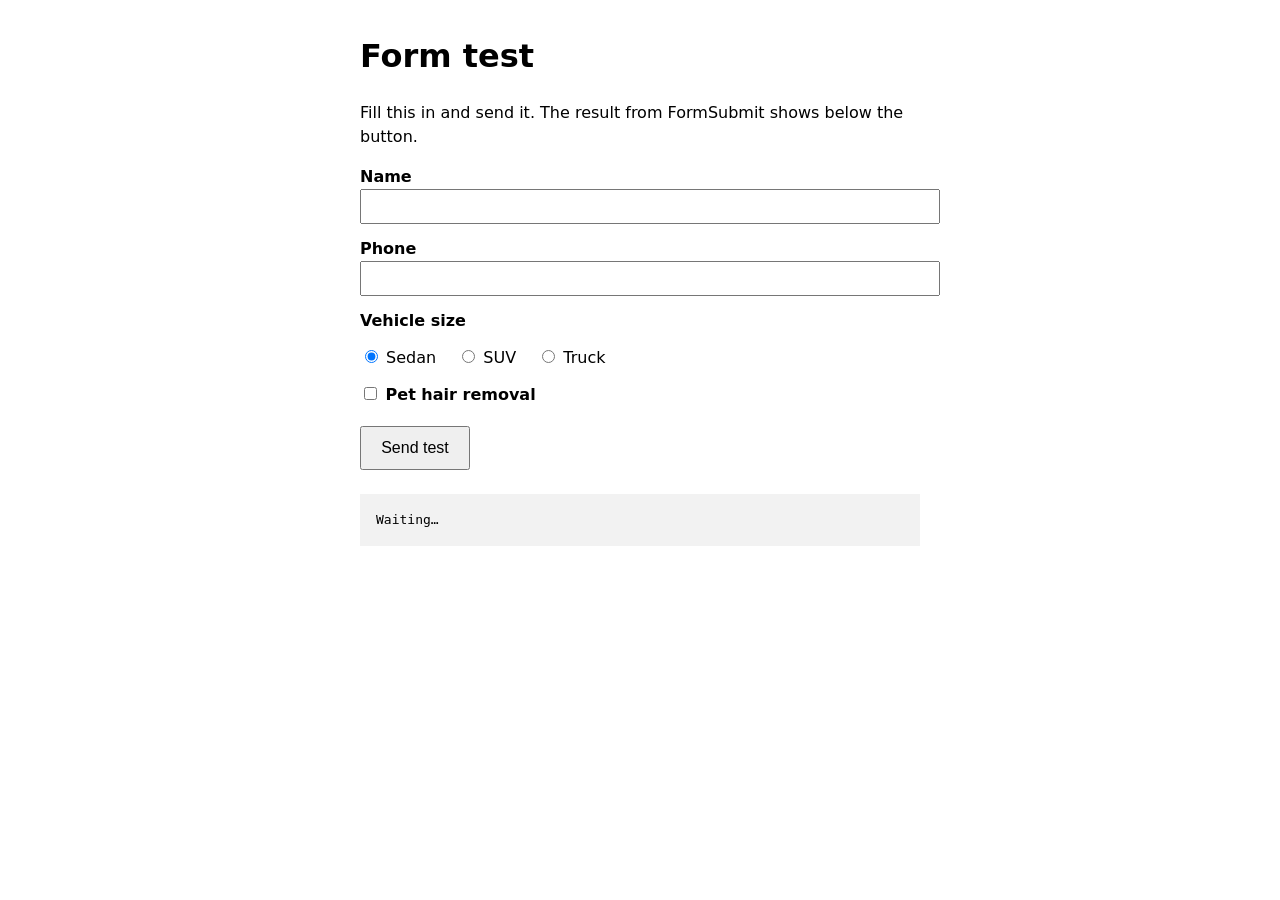
<file: form-test.html>
<!doctype html>
<html lang="en-US">
<head>
  <meta charset="utf-8">
  <meta name="viewport" content="width=device-width, initial-scale=1">
  <meta name="robots" content="noindex, nofollow">
  <title>Form test</title>
  <style>
    body { font-family: system-ui, sans-serif; max-width: 560px; margin: 2rem auto; padding: 0 1rem; line-height: 1.5; }
    label { display: block; margin-top: 0.8rem; font-weight: 600; }
    input[type="text"], input[type="tel"] { width: 100%; padding: 0.5rem; }
    .opts label { display: inline-block; margin-right: 1rem; font-weight: 400; }
    button { margin-top: 1.2rem; padding: 0.7rem 1.2rem; font-size: 1rem; }
    pre { margin-top: 1.5rem; padding: 1rem; background: #f2f2f2; white-space: pre-wrap; word-break: break-word; }
  </style>
</head>
<body>
  <h1>Form test</h1>
  <p>Fill this in and send it. The result from FormSubmit shows below the button.</p>
  <form id="t" action="https://formsubmit.co/ajax/cblunsford03@gmail.com" method="post">
    <input type="hidden" name="_subject" value="TEST from form-test page">
    <input type="hidden" name="_template" value="table">
    <input type="hidden" name="_captcha" value="false">
    <label for="n">Name</label><input id="n" type="text" name="name" required>
    <label for="p">Phone</label><input id="p" type="tel" name="phone" required>
    <label>Vehicle size</label>
    <div class="opts">
      <label><input type="radio" name="size" value="Sedan" checked> Sedan</label>
      <label><input type="radio" name="size" value="SUV"> SUV</label>
      <label><input type="radio" name="size" value="Truck"> Truck</label>
    </div>
    <label><input type="checkbox" name="addon_options" value="Pet hair removal"> Pet hair removal</label>
    <button type="submit">Send test</button>
  </form>
  <pre id="out">Waiting…</pre>
  <script>
    const f = document.getElementById('t'), out = document.getElementById('out');
    f.addEventListener('submit', async (e) => {
      e.preventDefault();
      out.textContent = 'Sending…';
      try {
        const r = await fetch(f.action, { method: 'POST', headers: { Accept: 'application/json' }, body: new FormData(f) });
        const t = await r.text();
        out.textContent = 'HTTP ' + r.status + '\n\n' + t;
      } catch (err) {
        out.textContent = 'Request failed: ' + err;
      }
    });
  </script>
</body>
</html>
</file>
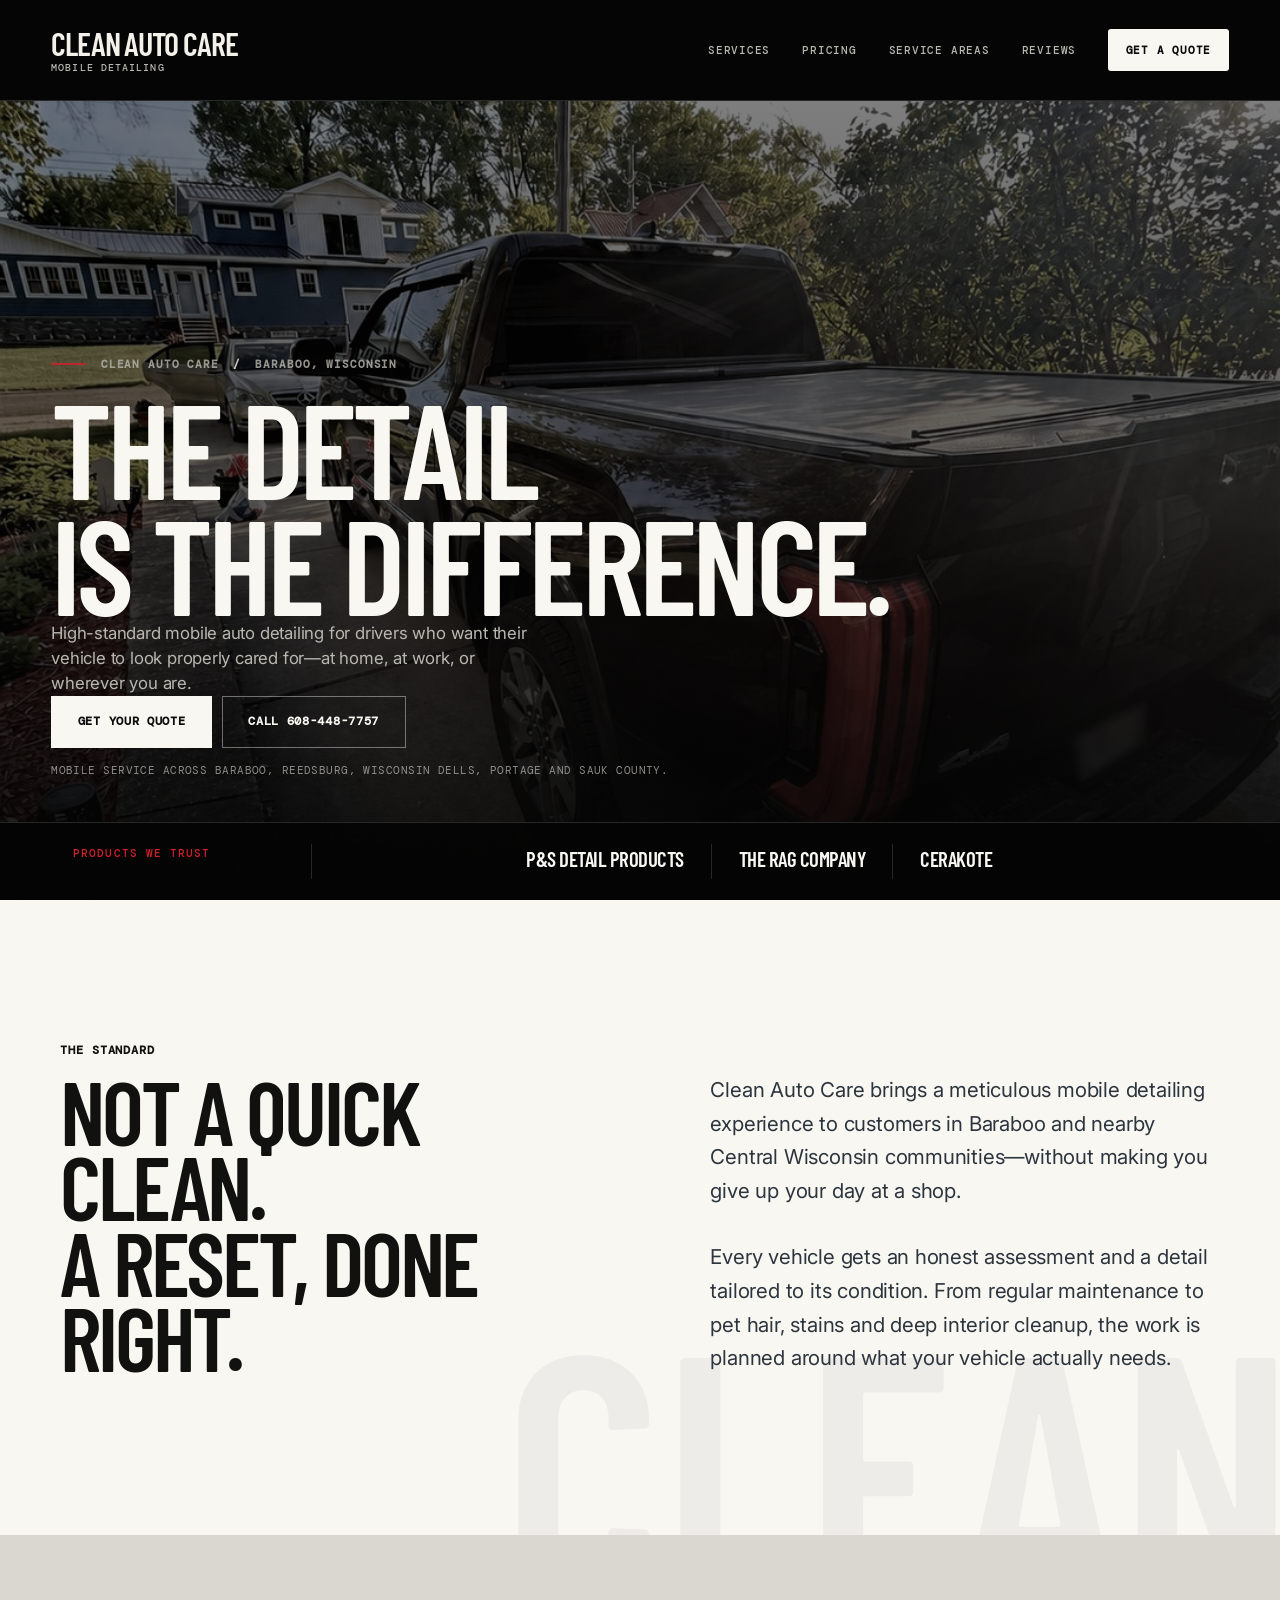
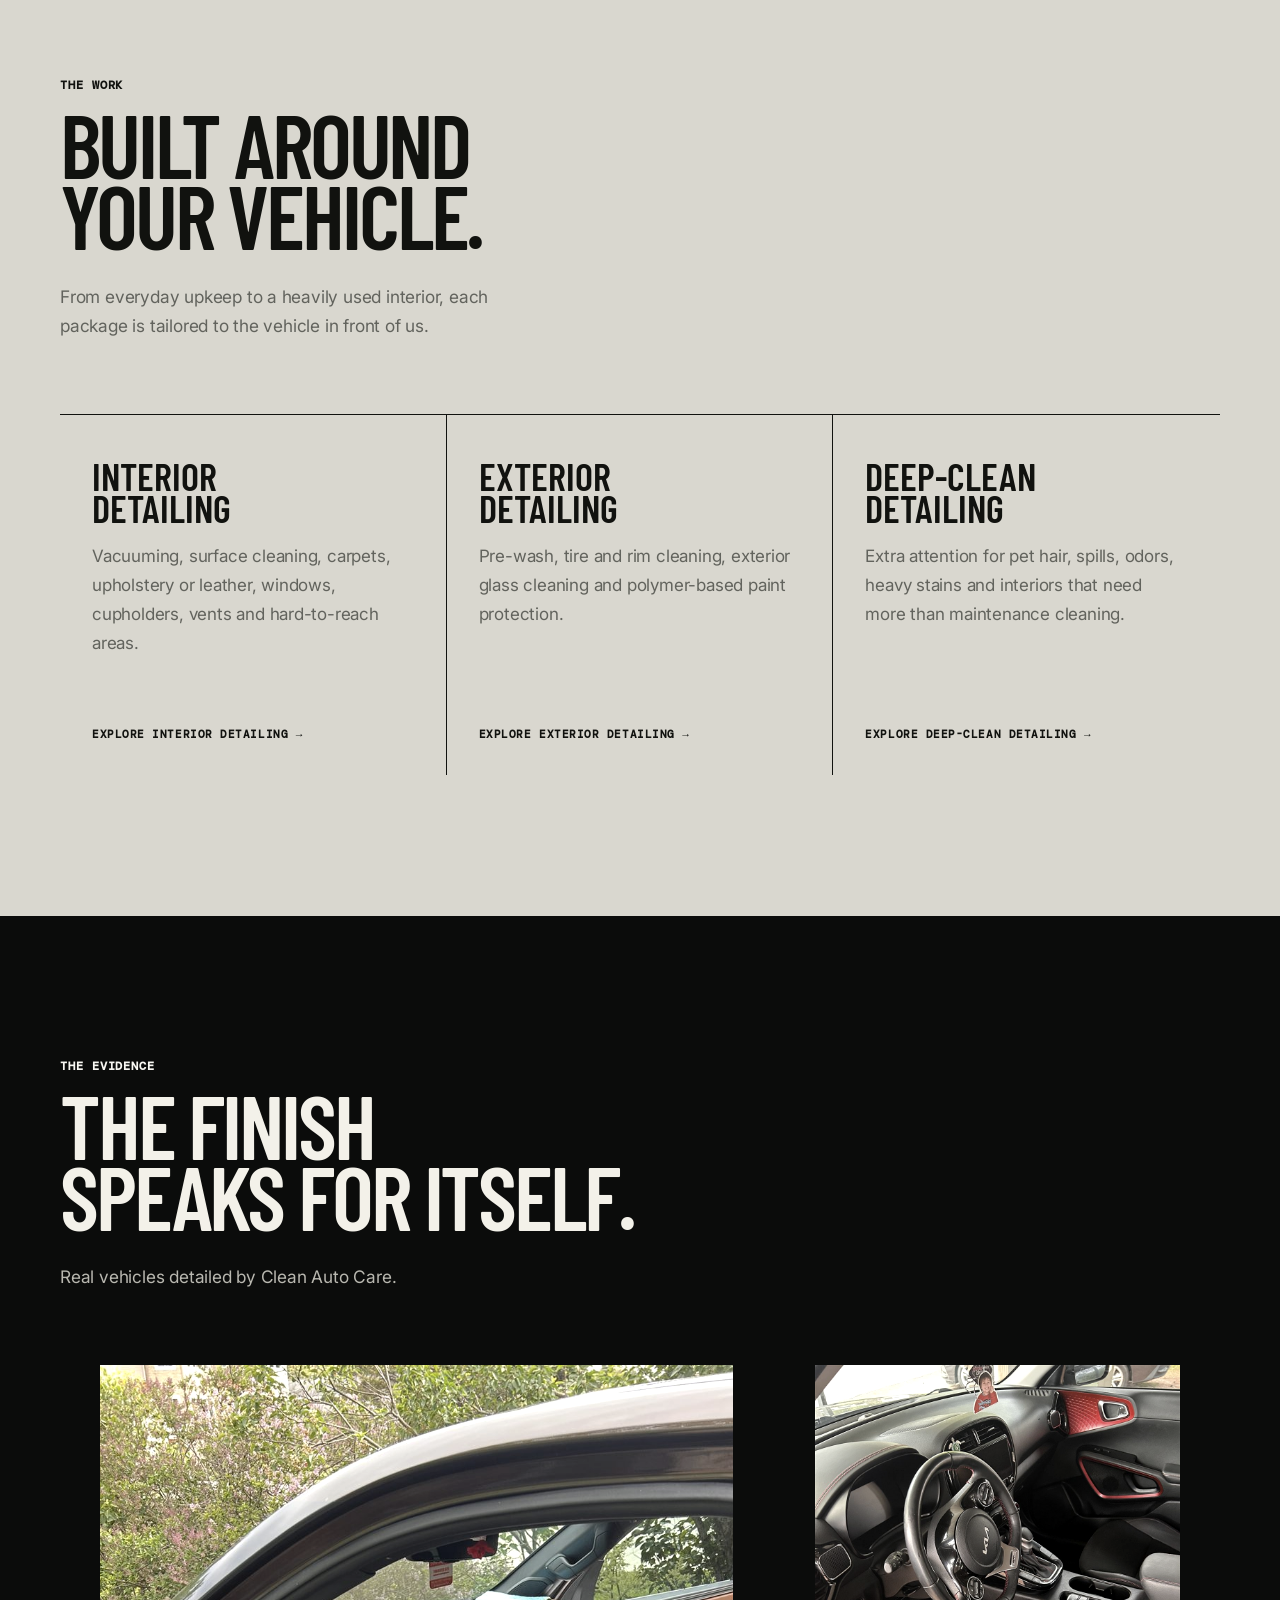
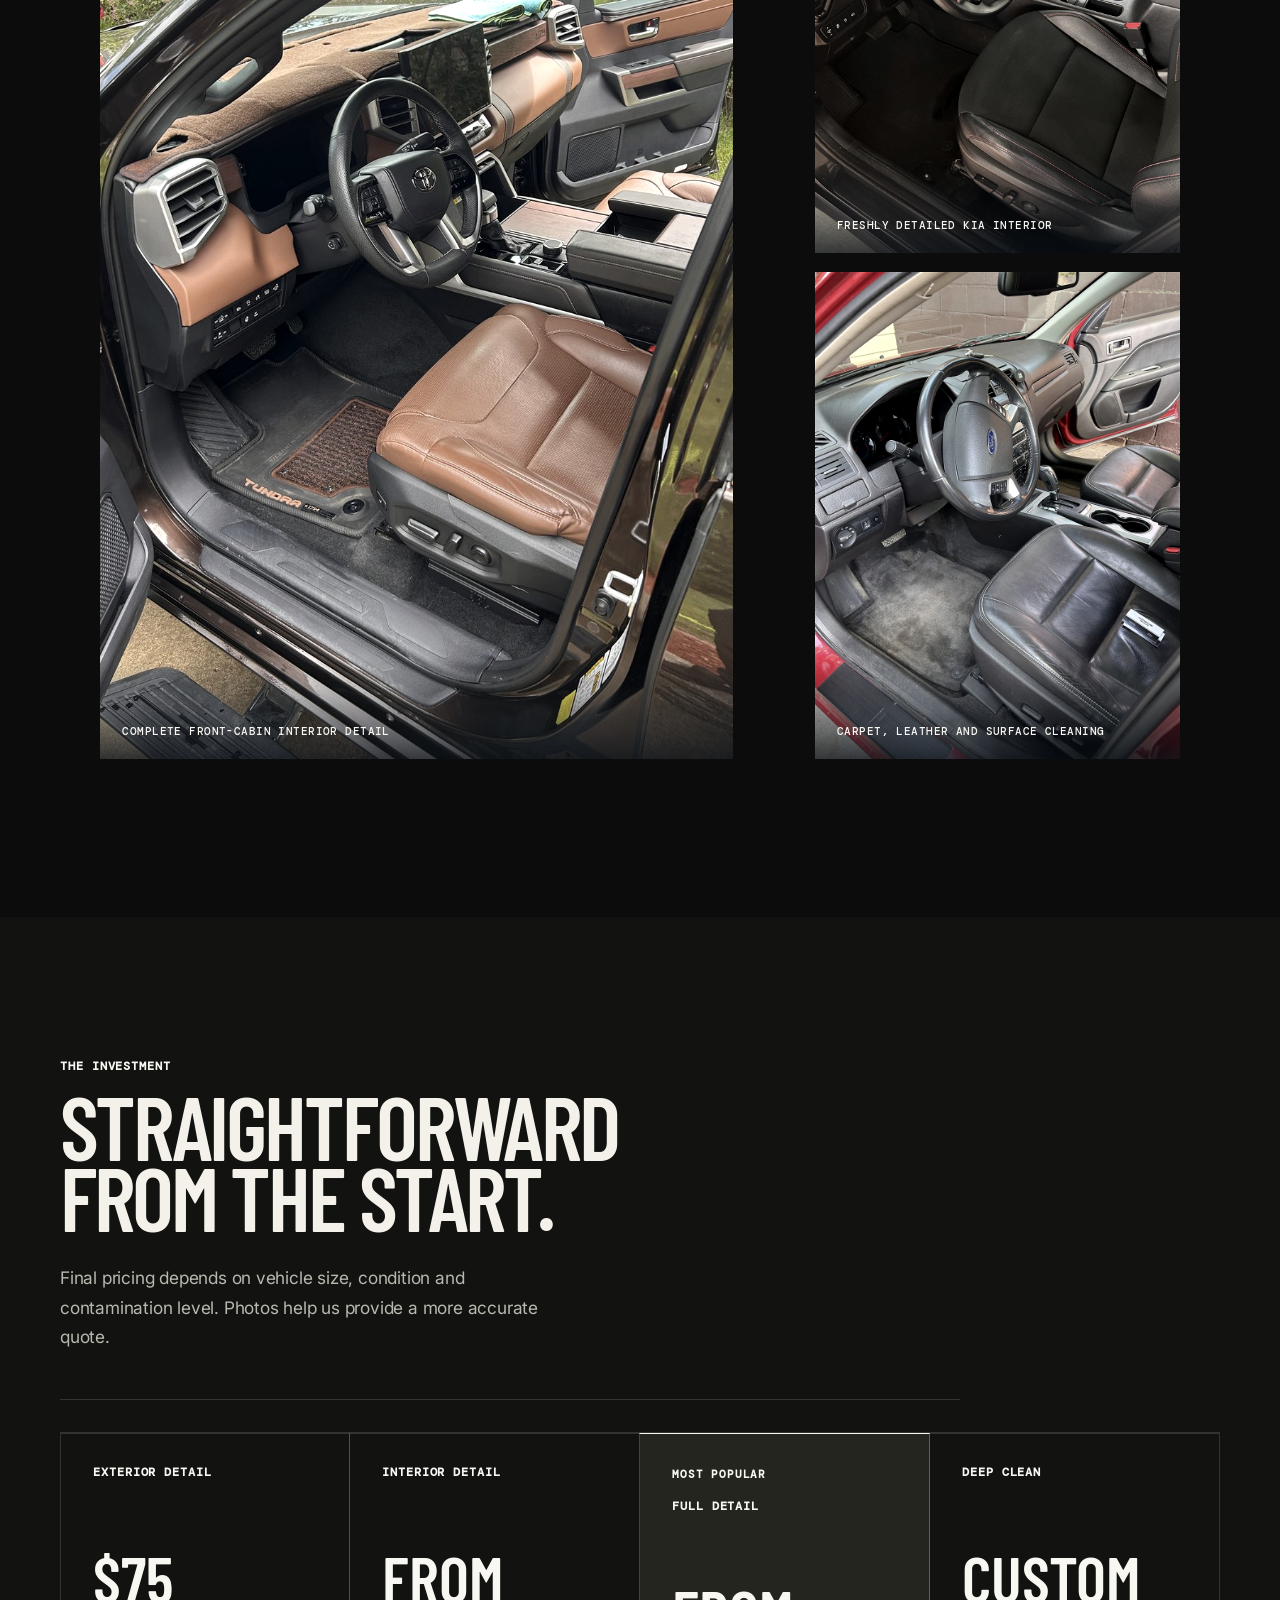
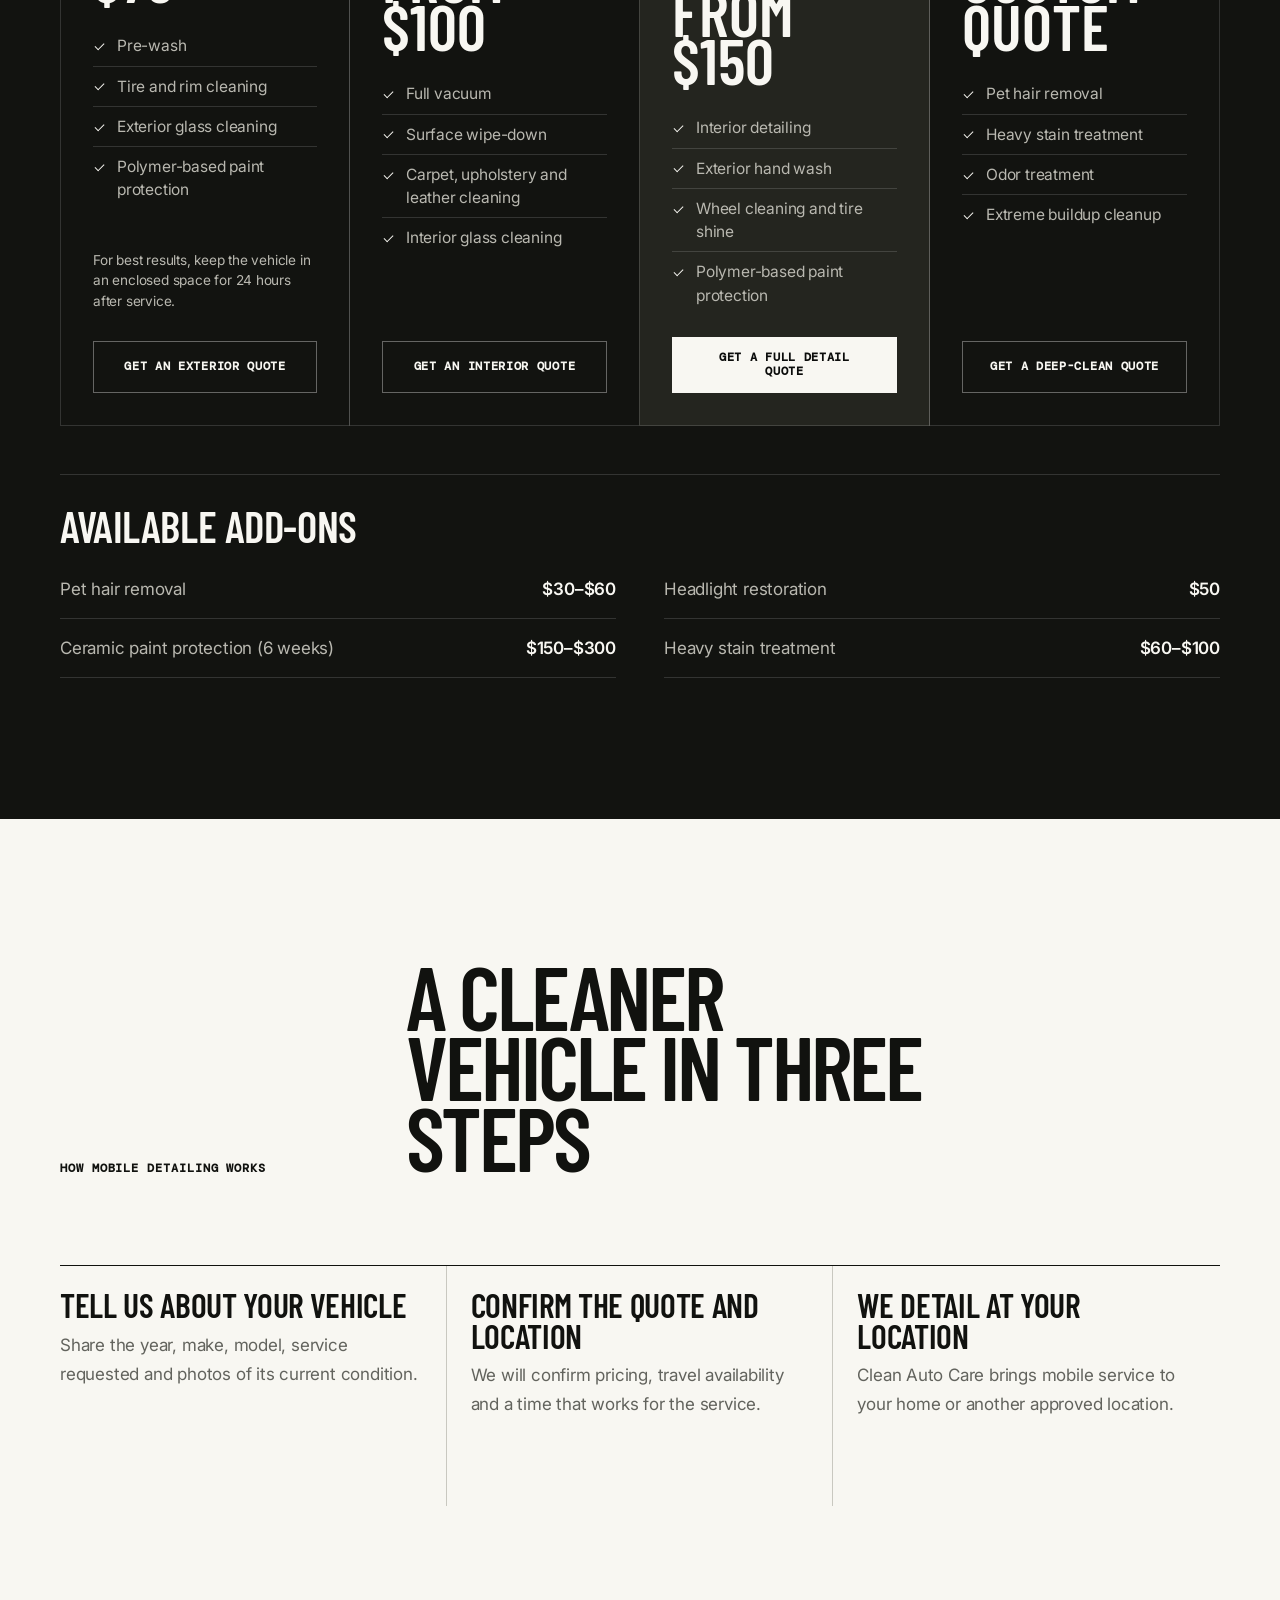
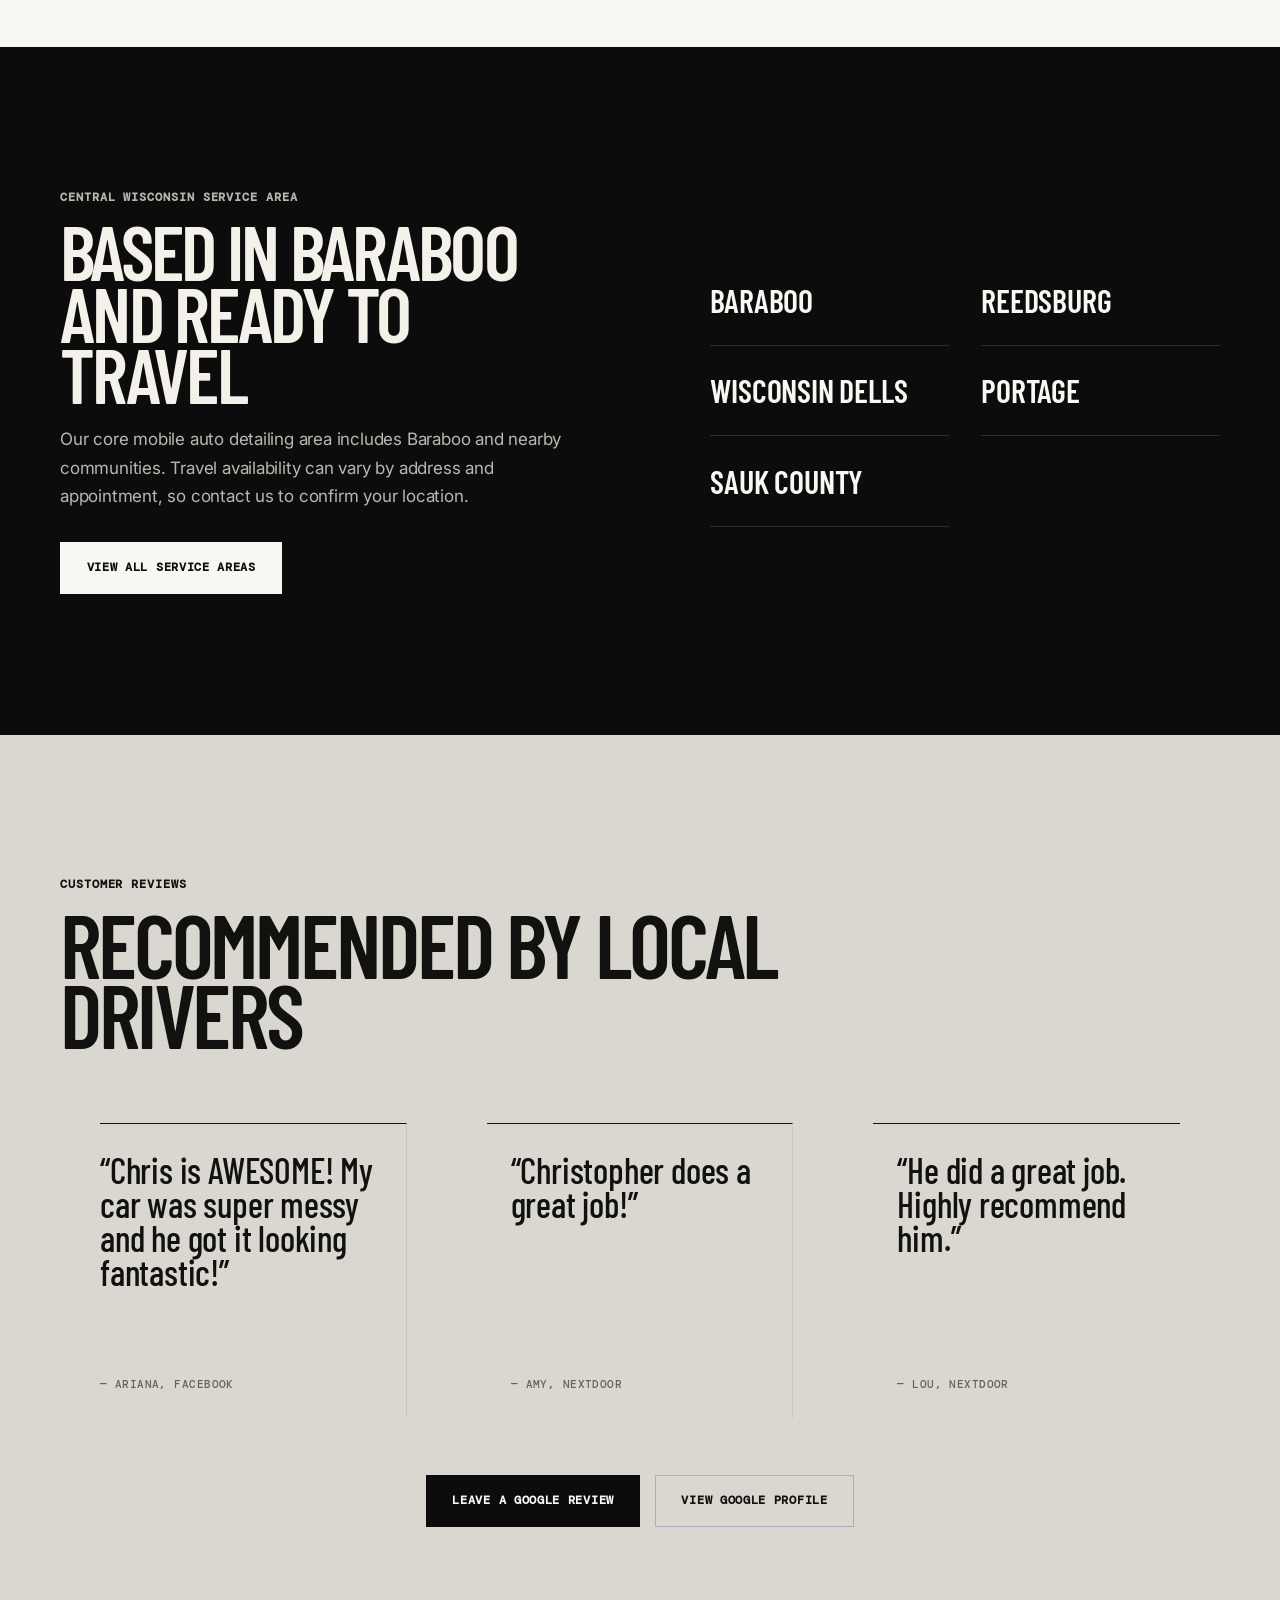
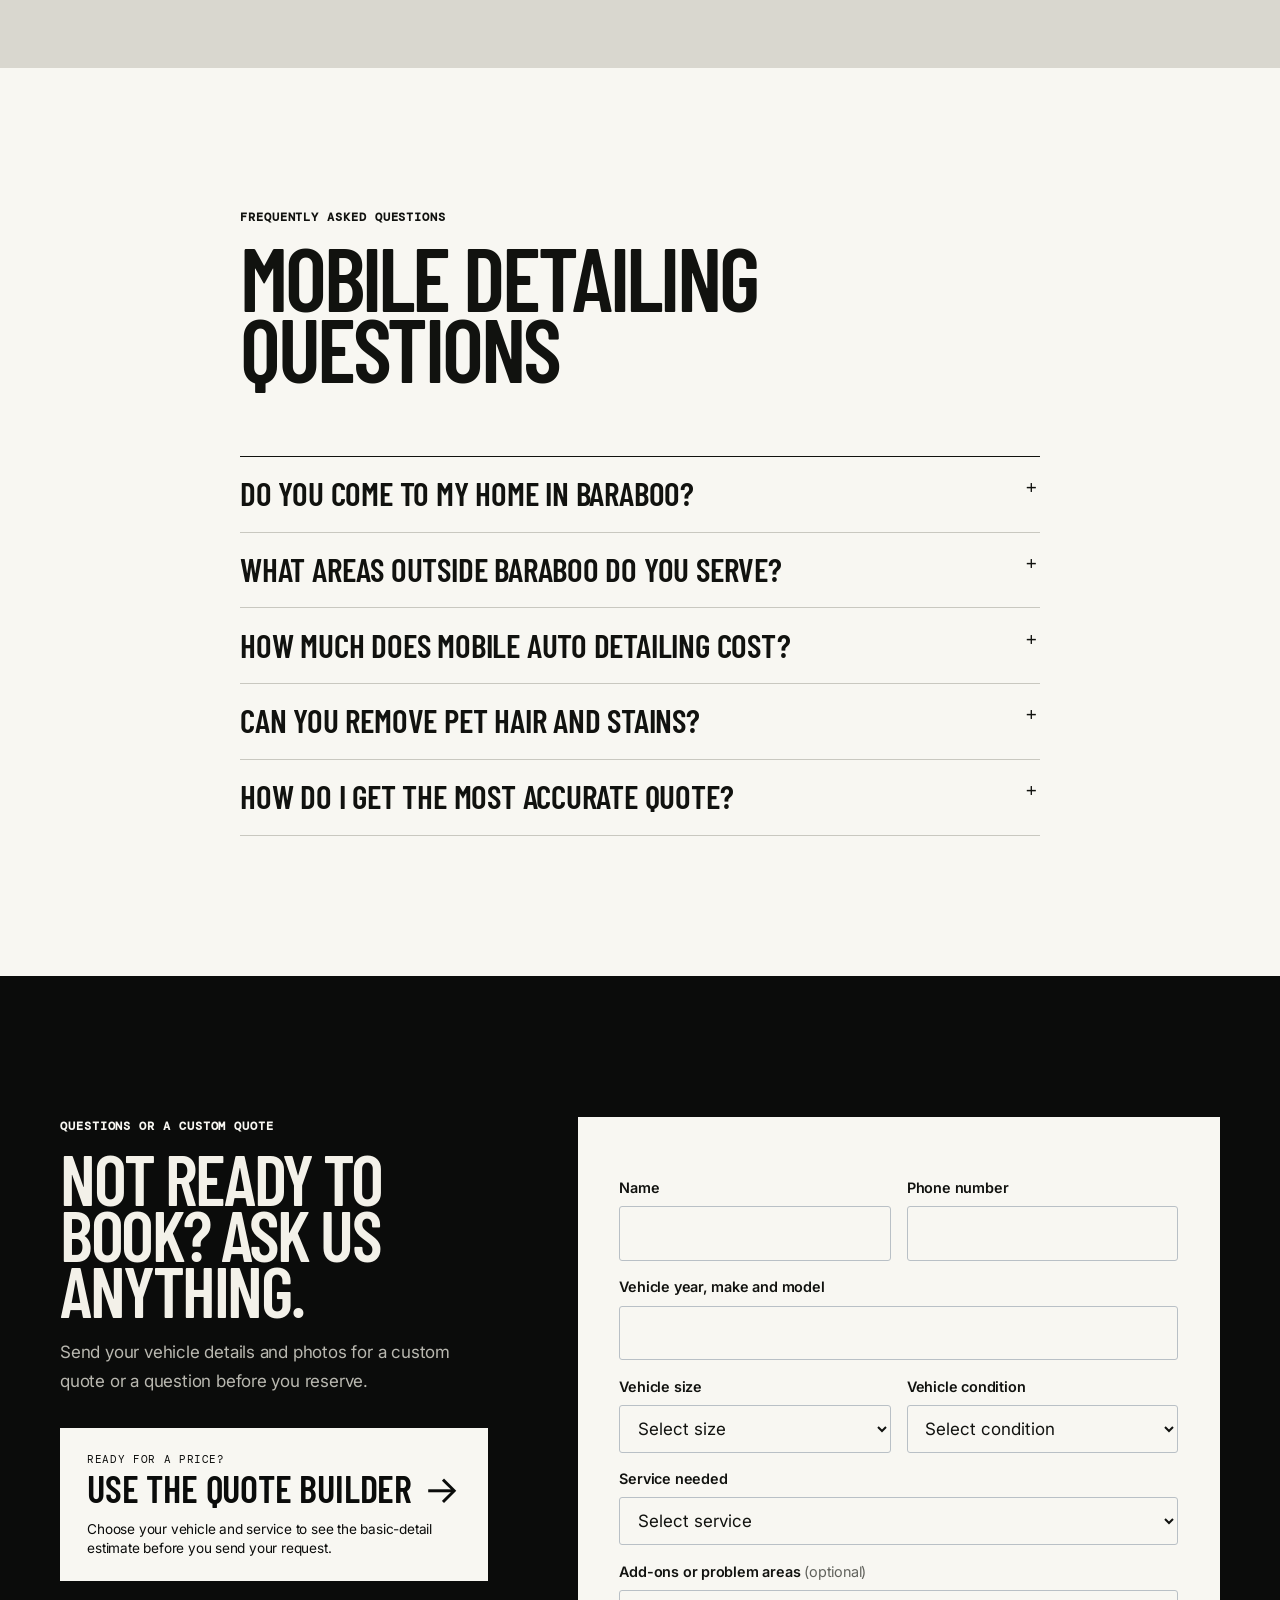
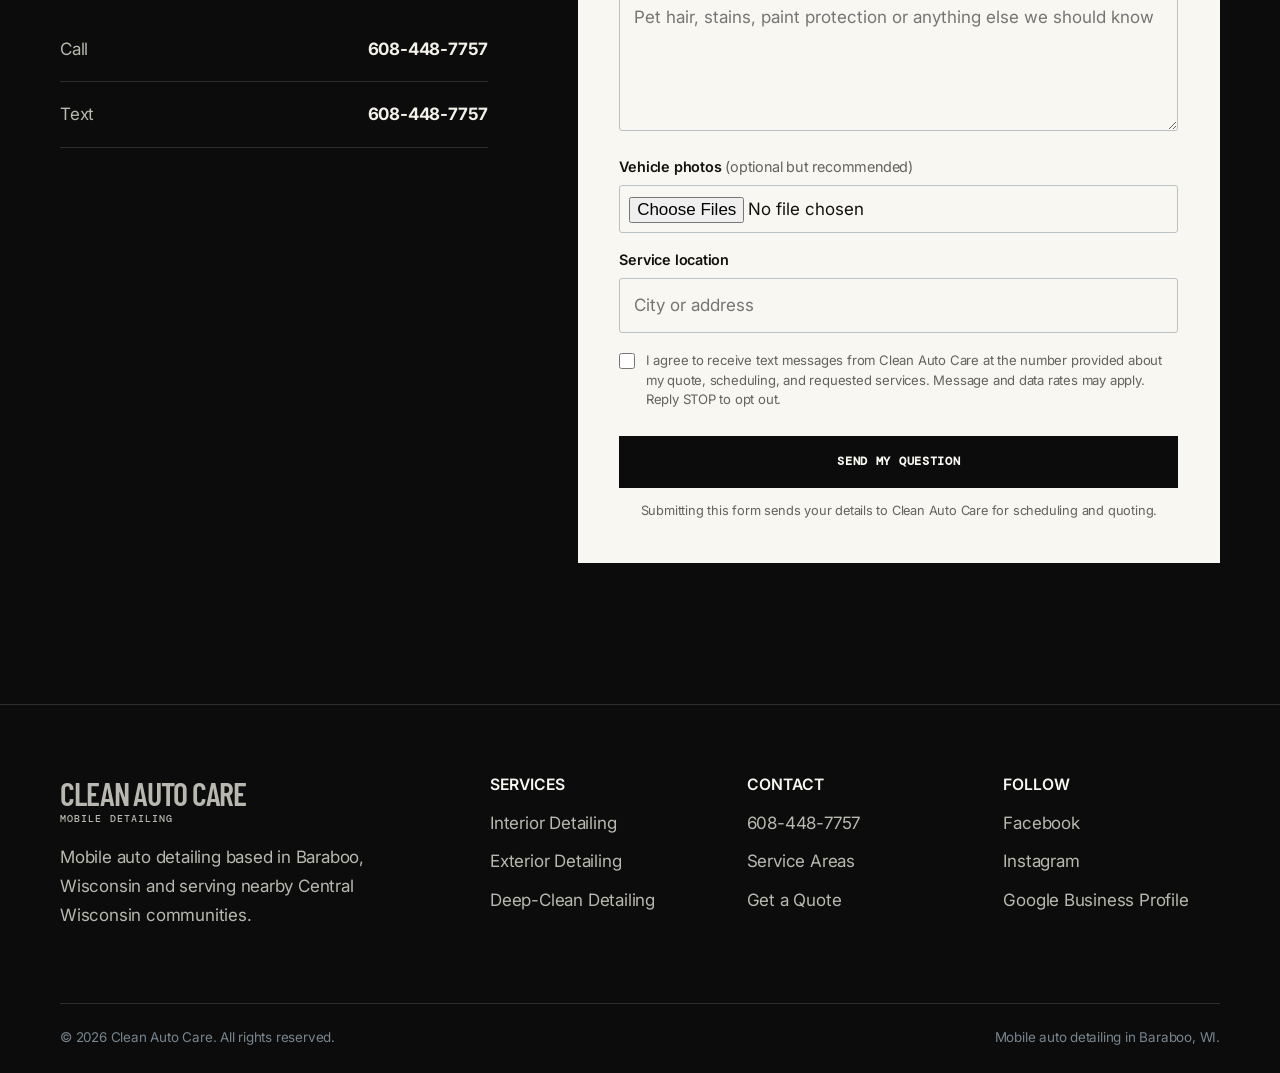
<file: oldindex.html>
<!doctype html>
<html lang="en-US">
<head>
  <meta charset="utf-8">
  <meta name="viewport" content="width=device-width, initial-scale=1">
  <title>Mobile Auto Detailing Baraboo WI | Clean Auto Care</title>
  <meta name="description" content="Mobile auto detailing in Baraboo, WI, serving Reedsburg, Wisconsin Dells, Portage and Sauk County. Interior, exterior and deep-clean packages. Get a quote.">
  <meta name="robots" content="index, follow, max-image-preview:large, max-snippet:-1, max-video-preview:-1">
  <meta name="theme-color" content="#07111f">
  <link rel="canonical" href="https://cleanautocare.org/">

  <meta property="og:type" content="website">
  <meta property="og:locale" content="en_US">
  <meta property="og:site_name" content="Clean Auto Care">
  <meta property="og:title" content="Mobile Auto Detailing in Baraboo, Wisconsin">
  <meta property="og:description" content="Convenient interior, exterior and deep-clean auto detailing at your location in Baraboo and surrounding Central Wisconsin communities.">
  <meta property="og:url" content="https://cleanautocare.org/">
  <meta property="og:image" content="https://cleanautocare.org/images/mobile-auto-detailing-baraboo-wi-private.jpg">
  <meta property="og:image:alt" content="Freshly detailed pickup truck by Clean Auto Care in Baraboo, Wisconsin">
  <meta name="twitter:card" content="summary_large_image">

  <link rel="icon" type="image/png" sizes="64x64" href="/images/favicon-64.png">
  <link rel="apple-touch-icon" sizes="180x180" href="/images/apple-touch-icon.png">
  <link rel="preload" as="image" href="/images/mobile-auto-detailing-baraboo-wi-private.jpg" fetchpriority="high">
  <link rel="preconnect" href="https://fonts.googleapis.com"><link rel="preconnect" href="https://fonts.gstatic.com" crossorigin><link href="https://fonts.googleapis.com/css2?family=Barlow+Condensed:wght@500;600;700&family=DM+Mono:wght@400;500&family=Inter:wght@400;500;600&display=swap" rel="stylesheet"><link rel="stylesheet" href="/style.css?v=20261028.6">

  <script type="application/ld+json">
  {
    "@context": "https://schema.org",
    "@graph": [
      {
        "@type": "WebSite",
        "@id": "https://cleanautocare.org/#website",
        "url": "https://cleanautocare.org/",
        "name": "Clean Auto Care",
        "inLanguage": "en-US",
        "publisher": { "@id": "https://cleanautocare.org/#business" }
      },
      {
        "@type": ["AutoWash", "LocalBusiness"],
        "@id": "https://cleanautocare.org/#business",
        "name": "Clean Auto Care",
        "description": "Mobile auto detailing based in Baraboo, Wisconsin, offering interior detailing, exterior detailing, deep cleaning, stain treatment, pet hair removal and paint protection.",
        "url": "https://cleanautocare.org/",
        "telephone": "+1-608-448-7757",
        "email": "christopherluns@proton.me",
        "image": "https://cleanautocare.org/images/mobile-auto-detailing-baraboo-wi-private.jpg",
        "logo": "https://cleanautocare.org/images/logo.png",
        "priceRange": "$$",
        "areaServed": [
          { "@type": "City", "name": "Baraboo", "containedInPlace": { "@type": "State", "name": "Wisconsin" } },
          { "@type": "City", "name": "Reedsburg", "containedInPlace": { "@type": "State", "name": "Wisconsin" } },
          { "@type": "City", "name": "Wisconsin Dells", "containedInPlace": { "@type": "State", "name": "Wisconsin" } },
          { "@type": "City", "name": "Portage", "containedInPlace": { "@type": "State", "name": "Wisconsin" } },
          { "@type": "AdministrativeArea", "name": "Sauk County, Wisconsin" }
        ],
        "sameAs": [
          "https://www.facebook.com/people/Clean-Auto-Care/61571332643960/",
          "https://www.instagram.com/cleanautocarellc",
          "https://share.google/BWF50CTPBVMTIAiap"
        ],
        "hasOfferCatalog": {
          "@type": "OfferCatalog",
          "name": "Mobile Auto Detailing Services",
          "itemListElement": [
            { "@type": "Offer", "itemOffered": { "@type": "Service", "name": "Interior auto detailing", "url": "https://cleanautocare.org/services/interior-detailing.html" } },
            { "@type": "Offer", "itemOffered": { "@type": "Service", "name": "Exterior auto detailing", "url": "https://cleanautocare.org/services/exterior-detailing.html" } },
            { "@type": "Offer", "itemOffered": { "@type": "Service", "name": "Deep-clean auto detailing", "url": "https://cleanautocare.org/services/deep-clean-detailing.html" } }
          ]
        }
      }
    ]
  }
  </script>

  <script async src="https://www.googletagmanager.com/gtag/js?id=G-19XPZ4K6GP"></script>
  <script>
    window.dataLayer = window.dataLayer || [];
    function gtag(){dataLayer.push(arguments);}
    gtag('js', new Date());
    gtag('config', 'G-19XPZ4K6GP');
  </script>
</head>
<body>
  <a class="skip-link" href="#main-content">Skip to main content</a>

  <header class="site-header">
    <div class="nav-wrap">
      <a class="brand" href="/" aria-label="Clean Auto Care home">
        <span>Clean Auto Care</span>
        <small>Mobile Detailing</small>
      </a>
      <button class="menu-toggle" type="button" aria-expanded="false" aria-controls="main-navigation">
        <span class="sr-only">Open menu</span>
        <span aria-hidden="true">Menu</span>
      </button>
      <nav id="main-navigation" class="main-nav" aria-label="Primary navigation">
        <a href="#services">Services</a>
        <a href="#pricing">Pricing</a>
        <a href="/service-areas/">Service Areas</a>
        <a href="#reviews">Reviews</a>
        <a class="nav-cta" href="/quote/">Get a Quote</a>
      </nav>
    </div>
  </header>

  <main id="main-content">
    <section class="hero" aria-labelledby="hero-heading">
      <img class="hero-image" src="/images/mobile-auto-detailing-baraboo-wi-private.jpg" width="1086" height="1448" alt="Freshly detailed black pickup truck at a customer's home in Central Wisconsin" fetchpriority="high">
      <div class="hero-shade" aria-hidden="true"></div>
      <div class="hero-content container">
        <p class="eyebrow">Clean Auto Care <span>/</span> Baraboo, Wisconsin</p>
        <h1 id="hero-heading">The detail<br>is the difference.</h1>
        <p class="hero-lead">High-standard mobile auto detailing for drivers who want their vehicle to look properly cared for—at home, at work, or wherever you are.</p>
        <div class="button-row">
          <a class="button button-primary" href="/quote/">Get Your Quote</a>
          <a class="button button-secondary" href="tel:+16084487757">Call 608-448-7757</a>
        </div>
        <p class="service-line">Mobile service across Baraboo, Reedsburg, Wisconsin Dells, Portage and Sauk County.</p>
      </div>
      <div class="trust-bar" aria-label="Products we trust">
        <div class="container brand-strip">
          <p class="brand-strip-label">Products we trust</p>
          <ul class="brand-strip-list">
            <li><a href="https://psdetailproducts.com/" target="_blank" rel="noopener noreferrer">P&amp;S Detail Products</a></li>
            <li><a href="https://theragcompany.com/" target="_blank" rel="noopener noreferrer">The Rag Company</a></li>
            <li><a href="https://www.cerakote.com/" target="_blank" rel="noopener noreferrer">Cerakote</a></li>
          </ul>
        </div>
      </div>
    </section>

    <section class="section intro-section">
      <div class="container split-layout">
        <div>
          <p class="eyebrow">The standard</p>
          <h2>Not a quick clean.<br>A reset, done right.</h2>
        </div>
        <div class="prose">
          <p>Clean Auto Care brings a meticulous mobile detailing experience to customers in Baraboo and nearby Central Wisconsin communities—without making you give up your day at a shop.</p>
          <p>Every vehicle gets an honest assessment and a detail tailored to its condition. From regular maintenance to pet hair, stains and deep interior cleanup, the work is planned around what your vehicle actually needs.</p>
        </div>
      </div>
    </section>

    <section id="services" class="section section-alt" aria-labelledby="services-heading">
      <div class="container">
        <div class="section-heading">
          <p class="eyebrow">The work</p>
          <h2 id="services-heading">Built around<br>your vehicle.</h2>
          <p>From everyday upkeep to a heavily used interior, each package is tailored to the vehicle in front of us.</p>
        </div>
        <div class="card-grid services-grid">
          <article class="card">
            <h3>Interior Detailing</h3>
            <p>Vacuuming, surface cleaning, carpets, upholstery or leather, windows, cupholders, vents and hard-to-reach areas.</p>
            <a class="text-link" href="/services/interior-detailing.html">Explore interior detailing <span aria-hidden="true">→</span></a>
          </article>
          <article class="card">
            <h3>Exterior Detailing</h3>
            <p>Pre-wash, tire and rim cleaning, exterior glass cleaning and polymer-based paint protection.</p>
            <a class="text-link" href="/services/exterior-detailing.html">Explore exterior detailing <span aria-hidden="true">→</span></a>
          </article>
          <article class="card">
            <h3>Deep-Clean Detailing</h3>
            <p>Extra attention for pet hair, spills, odors, heavy stains and interiors that need more than maintenance cleaning.</p>
            <a class="text-link" href="/services/deep-clean-detailing.html">Explore deep-clean detailing <span aria-hidden="true">→</span></a>
          </article>
        </div>
      </div>
    </section>

    <section class="section results-section" aria-labelledby="results-heading">
      <div class="container">
        <div class="section-heading left-aligned">
          <p class="eyebrow">The evidence</p>
          <h2 id="results-heading">The finish<br>speaks for itself.</h2>
          <p>Real vehicles detailed by Clean Auto Care.</p>
        </div>
        <div class="gallery-grid">
          <figure class="gallery-main">
            <img src="/images/interior-auto-detailing-baraboo.jpg" width="1050" height="1400" loading="lazy" alt="Clean Toyota Tundra front interior after mobile detailing">
            <figcaption>Complete front-cabin interior detail</figcaption>
          </figure>
          <figure>
            <img src="/images/deep-clean-car-detailing.jpg" width="1050" height="1400" loading="lazy" alt="Clean Kia interior after mobile car detailing">
            <figcaption>Freshly detailed Kia interior</figcaption>
          </figure>
          <figure>
            <img src="/images/clean-car-interior.jpg" width="900" height="1200" loading="lazy" alt="Clean red Ford car interior after detailing">
            <figcaption>Carpet, leather and surface cleaning</figcaption>
          </figure>
        </div>
      </div>
    </section>

    <section id="pricing" class="section section-dark" aria-labelledby="pricing-heading">
      <div class="container">
        <div class="section-heading">
          <p class="eyebrow">The investment</p>
          <h2 id="pricing-heading">Straightforward<br>from the start.</h2>
          <p>Final pricing depends on vehicle size, condition and contamination level. Photos help us provide a more accurate quote.</p>
        </div>
        <div class="card-grid pricing-grid">
          <article class="price-card">
            <h3>Exterior Detail</h3>
            <p class="price">$75</p>
            <ul class="check-list">
              <li>Pre-wash</li>
              <li>Tire and rim cleaning</li>
              <li>Exterior glass cleaning</li>
              <li>Polymer-based paint protection</li>
            </ul>
            <p class="package-note">For best results, keep the vehicle in an enclosed space for 24 hours after service.</p>
          
            <a class="button price-book" href="/quote/?package=exterior">Get an Exterior Quote</a>
          </article>
          <article class="price-card">
            <h3>Interior Detail</h3>
            <p class="price">From $100</p>
            <ul class="check-list">
              <li>Full vacuum</li>
              <li>Surface wipe-down</li>
              <li>Carpet, upholstery and leather cleaning</li>
              <li>Interior glass cleaning</li>
            </ul>
          
            <a class="button price-book" href="/quote/?package=interior">Get an Interior Quote</a>
          </article>
          <article class="price-card featured-card">
            <p class="pill">Most popular</p>
            <h3>Full Detail</h3>
            <p class="price">From $150</p>
            <ul class="check-list">
              <li>Interior detailing</li>
              <li>Exterior hand wash</li>
              <li>Wheel cleaning and tire shine</li>
              <li>Polymer-based paint protection</li>
            </ul>
          
            <a class="button price-book" href="/quote/?package=full">Get a Full Detail Quote</a>
          </article>
          <article class="price-card">
            <h3>Deep Clean</h3>
            <p class="price">Custom quote</p>
            <ul class="check-list">
              <li>Pet hair removal</li>
              <li>Heavy stain treatment</li>
              <li>Odor treatment</li>
              <li>Extreme buildup cleanup</li>
            </ul>
          
            <a class="button price-book" href="/quote/?package=deep">Get a Deep-Clean Quote</a>
          </article>
        </div>
        <div class="addons-panel">
          <h3>Available add-ons</h3>
          <div class="addon-grid">
            <div><span>Pet hair removal</span><strong>$30–$60</strong></div>
            <div><span>Headlight restoration</span><strong>$50</strong></div>
            <div><span>Ceramic paint protection (6 weeks)</span><strong>$150–$300</strong></div>
            <div><span>Heavy stain treatment</span><strong>$60–$100</strong></div>
          </div>
        </div>
      </div>
    </section>

    <section class="section process-section" aria-labelledby="process-heading">
      <div class="container">
        <div class="section-heading">
          <p class="eyebrow">How mobile detailing works</p>
          <h2 id="process-heading">A cleaner vehicle in three steps</h2>
        </div>
        <ol class="process-grid">
          <li><div><h3>Tell us about your vehicle</h3><p>Share the year, make, model, service requested and photos of its current condition.</p></div></li>
          <li><div><h3>Confirm the quote and location</h3><p>We will confirm pricing, travel availability and a time that works for the service.</p></div></li>
          <li><div><h3>We detail at your location</h3><p>Clean Auto Care brings mobile service to your home or another approved location.</p></div></li>
        </ol>
      </div>
    </section>

    <section class="section area-section" aria-labelledby="areas-heading">
      <div class="container split-layout area-layout">
        <div>
          <p class="eyebrow">Central Wisconsin service area</p>
          <h2 id="areas-heading">Based in Baraboo and ready to travel</h2>
          <p>Our core mobile auto detailing area includes Baraboo and nearby communities. Travel availability can vary by address and appointment, so contact us to confirm your location.</p>
          <a class="button button-primary" href="/service-areas/">View All Service Areas</a>
        </div>
        <ul class="location-list" aria-label="Primary service areas">
          <li><a href="/service-areas/#baraboo">Baraboo</a></li>
          <li><a href="/service-areas/#reedsburg">Reedsburg</a></li>
          <li><a href="/service-areas/#wisconsin-dells">Wisconsin Dells</a></li>
          <li><a href="/service-areas/#portage">Portage</a></li>
          <li><a href="/service-areas/#sauk-county">Sauk County</a></li>
        </ul>
      </div>
    </section>

    <section id="reviews" class="section section-alt" aria-labelledby="reviews-heading">
      <div class="container">
        <div class="section-heading">
          <p class="eyebrow">Customer reviews</p>
          <h2 id="reviews-heading">Recommended by local drivers</h2>
        </div>
        <div class="card-grid review-grid">
          <figure class="review-card">
            <blockquote>“Chris is AWESOME! My car was super messy and he got it looking fantastic!”</blockquote>
            <figcaption>— Ariana, Facebook</figcaption>
          </figure>
          <figure class="review-card">
            <blockquote>“Christopher does a great job!”</blockquote>
            <figcaption>— Amy, Nextdoor</figcaption>
          </figure>
          <figure class="review-card">
            <blockquote>“He did a great job. Highly recommend him.”</blockquote>
            <figcaption>— Lou, Nextdoor</figcaption>
          </figure>
        </div>
        <div class="button-row centered">
          <a class="button button-primary" href="https://g.page/r/CbR3nwHK81pbEAI/review" target="_blank" rel="noopener">Leave a Google Review</a>
          <a class="button button-outline" href="https://share.google/BWF50CTPBVMTIAiap" target="_blank" rel="noopener">View Google Profile</a>
        </div>
      </div>
    </section>

    <section class="section faq-section" aria-labelledby="faq-heading">
      <div class="container narrow-container">
        <div class="section-heading">
          <p class="eyebrow">Frequently asked questions</p>
          <h2 id="faq-heading">Mobile detailing questions</h2>
        </div>
        <div class="faq-list">
          <details>
            <summary>Do you come to my home in Baraboo?</summary>
            <p>Yes. Clean Auto Care is a mobile detailing service based in Baraboo. We come to your home or another approved service location after confirming the appointment details.</p>
          </details>
          <details>
            <summary>What areas outside Baraboo do you serve?</summary>
            <p>Our service area includes Reedsburg, Wisconsin Dells, Portage and communities across Sauk County. Availability varies by exact address, so send your location when requesting a quote.</p>
          </details>
          <details>
            <summary>How much does mobile auto detailing cost?</summary>
            <p>Interior details start at $100 and full details start at $150. Deep cleaning and add-ons are quoted according to vehicle size, condition, stains, pet hair and other factors.</p>
          </details>
          <details>
            <summary>Can you remove pet hair and stains?</summary>
            <p>Yes. Pet hair removal and heavy stain treatment are available. Photos help us estimate the time and level of cleaning required before your appointment.</p>
          </details>
          <details>
            <summary>How do I get the most accurate quote?</summary>
            <p>Send the vehicle year, make, model and size, describe its condition, select the service you want and include clear photos of problem areas.</p>
          </details>
        </div>
      </div>
    </section>

    <section id="contact" class="section contact-section" aria-labelledby="contact-heading">
      <div class="container contact-layout">
        <div class="contact-copy">
          <p class="eyebrow">Questions or a custom quote</p>
          <h2 id="contact-heading">Not ready to book? Ask us anything.</h2>
          <p>Send your vehicle details and photos for a custom quote or a question before you reserve.</p>
          <a class="quote-builder-cta" href="/quote/">
            <span>Ready for a price?</span>
            <strong>Use the quote builder <b aria-hidden="true">→</b></strong>
            <small>Choose your vehicle and service to see the basic-detail estimate before you send your request.</small>
          </a>
          <div class="direct-contact">
            <a href="tel:+16084487757"><span>Call</span><strong>608-448-7757</strong></a>
            <a href="sms:+16084487757"><span>Text</span><strong>608-448-7757</strong></a>
          </div>
        </div>
        <form class="quote-form" action="https://formsubmit.co/christopherluns@proton.me" method="post" enctype="multipart/form-data">
          <input type="hidden" name="_subject" value="New Clean Auto Care website quote request">
          <input type="text" name="_honey" class="honeypot" tabindex="-1" autocomplete="off" aria-hidden="true">
          <div class="form-row">
            <div><label for="name">Name</label><input id="name" type="text" name="name" autocomplete="name" required></div>
            <div><label for="phone">Phone number</label><input id="phone" type="tel" name="phone" autocomplete="tel" required></div>
          </div>
          <label for="vehicle">Vehicle year, make and model</label>
          <input id="vehicle" type="text" name="vehicle" required>
          <div class="form-row">
            <div>
              <label for="size">Vehicle size</label>
              <select id="size" name="size" required><option value="">Select size</option><option>Compact</option><option>Sedan</option><option>SUV</option><option>Truck</option></select>
            </div>
            <div>
              <label for="condition">Vehicle condition</label>
              <select id="condition" name="condition" required><option value="">Select condition</option><option>Light</option><option>Moderate</option><option>Heavy</option><option>Very dirty / pet hair / stains</option></select>
            </div>
          </div>
          <label for="service">Service needed</label>
          <select id="service" name="service" required><option value="">Select service</option><option>Interior detail</option><option>Exterior detail</option><option>Full detail</option><option>Deep-clean detail</option></select>
          <label for="addons">Add-ons or problem areas <span>(optional)</span></label>
          <textarea id="addons" name="addons" rows="4" placeholder="Pet hair, stains, paint protection or anything else we should know"></textarea>
          <label for="photos">Vehicle photos <span>(optional but recommended)</span></label>
          <input id="photos" type="file" name="photos" accept="image/*" multiple>
          <label for="location">Service location</label>
          <input id="location" type="text" name="location" autocomplete="street-address" placeholder="City or address" required>
          <label class="consent-check" for="text-consent">
            <input id="text-consent" type="checkbox" name="text_consent" value="I agree to receive text messages from Clean Auto Care about my quote, scheduling, and requested services." required>
            <span>I agree to receive text messages from Clean Auto Care at the number provided about my quote, scheduling, and requested services. Message and data rates may apply. Reply STOP to opt out.</span>
          </label>
          <button class="button button-primary submit-button" type="submit">Send My Question</button>
          <p class="form-note">Submitting this form sends your details to Clean Auto Care for scheduling and quoting.</p>
        </form>
      </div>
    </section>
  </main>

  <footer class="site-footer">
    <div class="container footer-grid">
      <div>
        <a class="brand footer-brand" href="/"><span>Clean Auto Care</span><small>Mobile Detailing</small></a>
        <p>Mobile auto detailing based in Baraboo, Wisconsin and serving nearby Central Wisconsin communities.</p>
      </div>
      <div>
        <h2>Services</h2>
        <a href="/services/interior-detailing.html">Interior Detailing</a>
        <a href="/services/exterior-detailing.html">Exterior Detailing</a>
        <a href="/services/deep-clean-detailing.html">Deep-Clean Detailing</a>
      </div>
      <div>
        <h2>Contact</h2>
        <a href="tel:+16084487757">608-448-7757</a>
        <a href="/service-areas/">Service Areas</a>
        <a href="/quote/">Get a Quote</a>
      </div>
      <div>
        <h2>Follow</h2>
        <a href="https://www.facebook.com/people/Clean-Auto-Care/61571332643960/" target="_blank" rel="noopener">Facebook</a>
        <a href="https://www.instagram.com/cleanautocarellc" target="_blank" rel="noopener">Instagram</a>
        <a href="https://share.google/BWF50CTPBVMTIAiap" target="_blank" rel="noopener">Google Business Profile</a>
      </div>
    </div>
    <div class="container footer-bottom">
      <p>© 2026 Clean Auto Care. All rights reserved.</p>
      <p>Mobile auto detailing in Baraboo, WI.</p>
    </div>
  </footer>

  <script src="/script.js?v=20260813.4" defer></script>
</body>
</html>
</file>
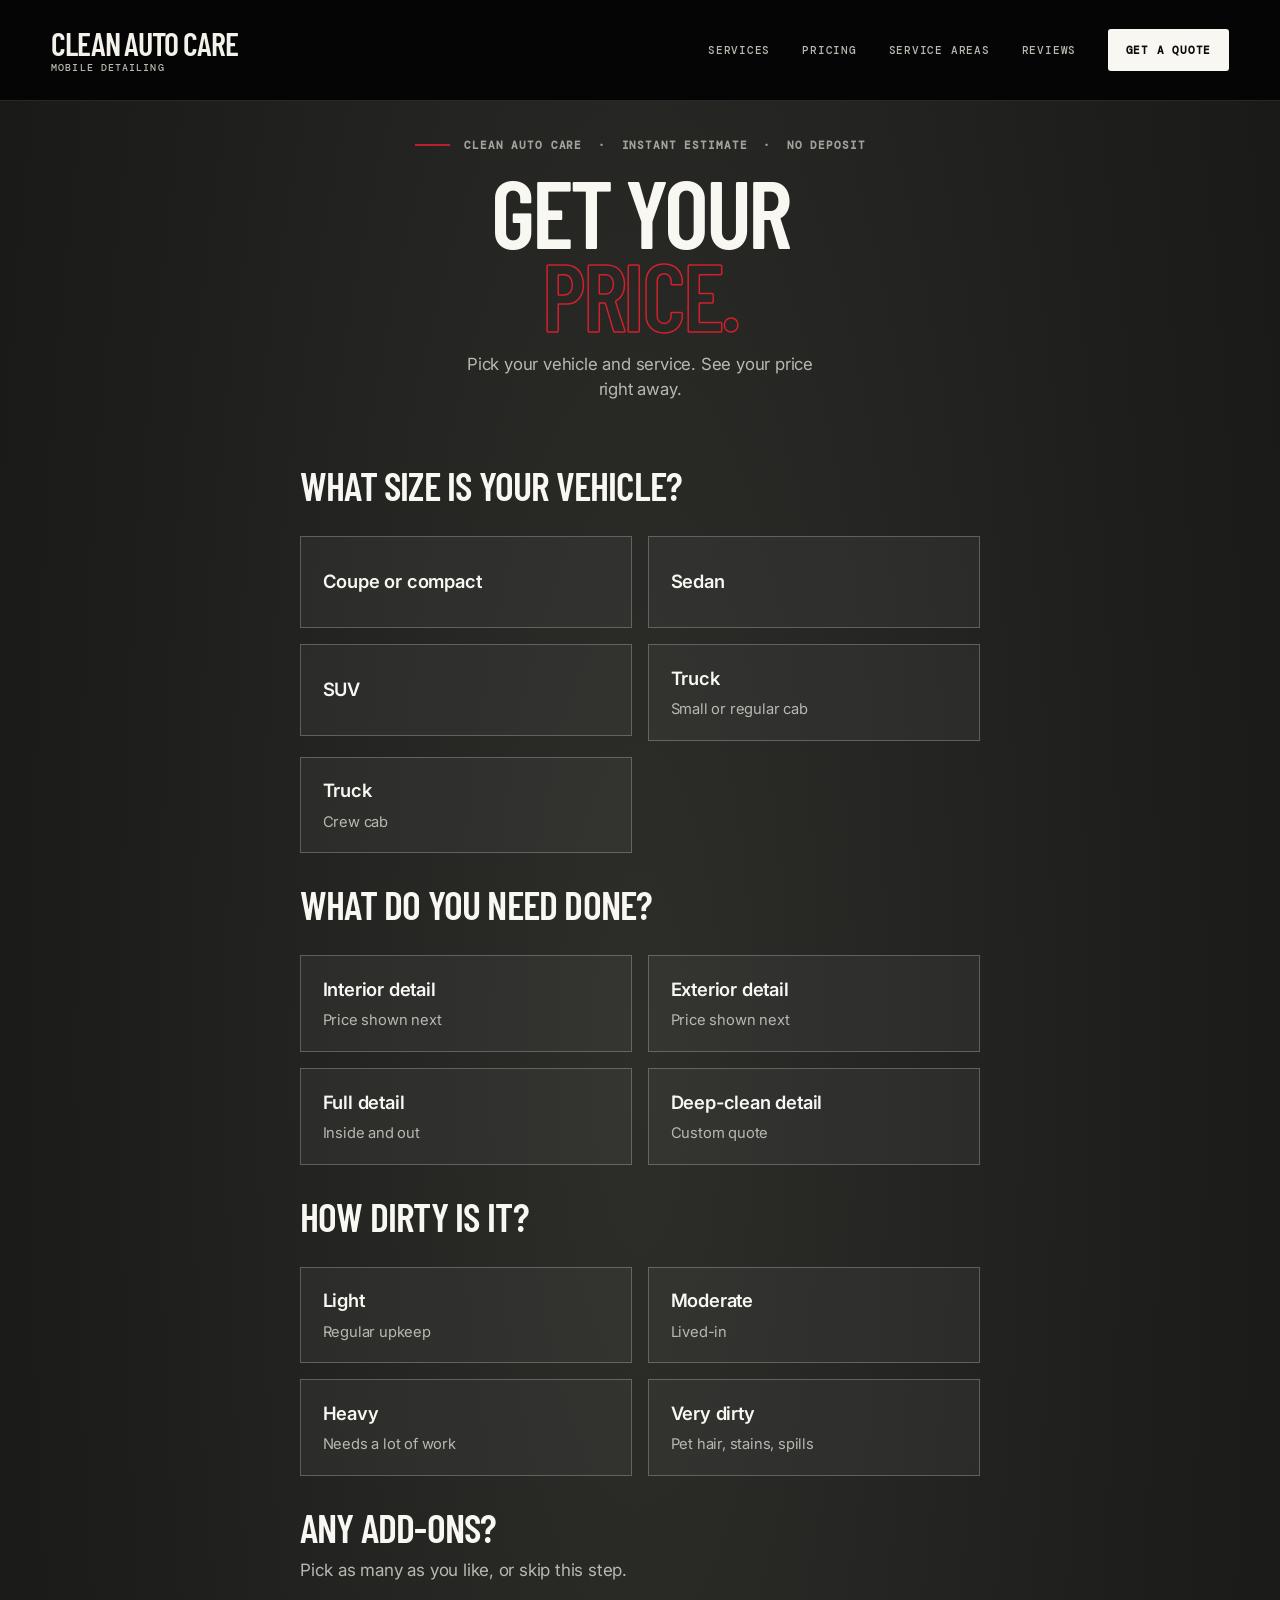
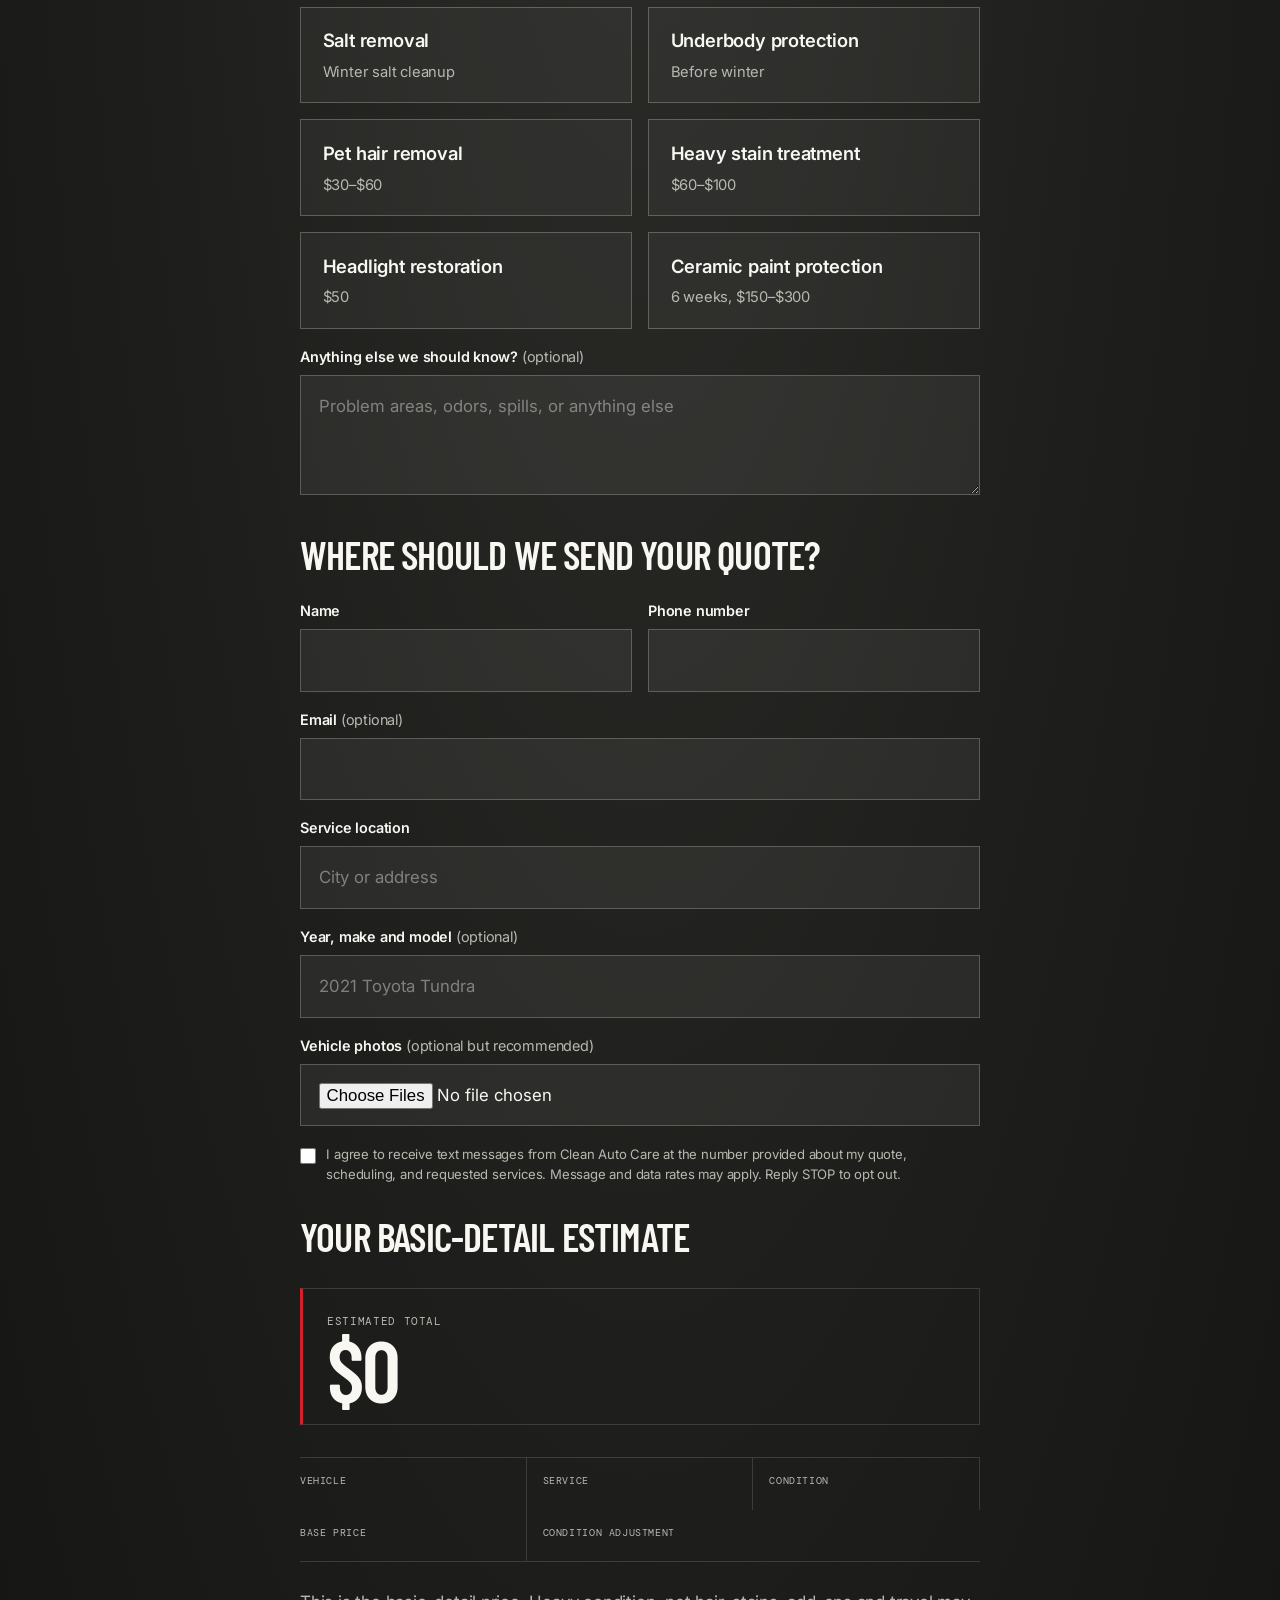
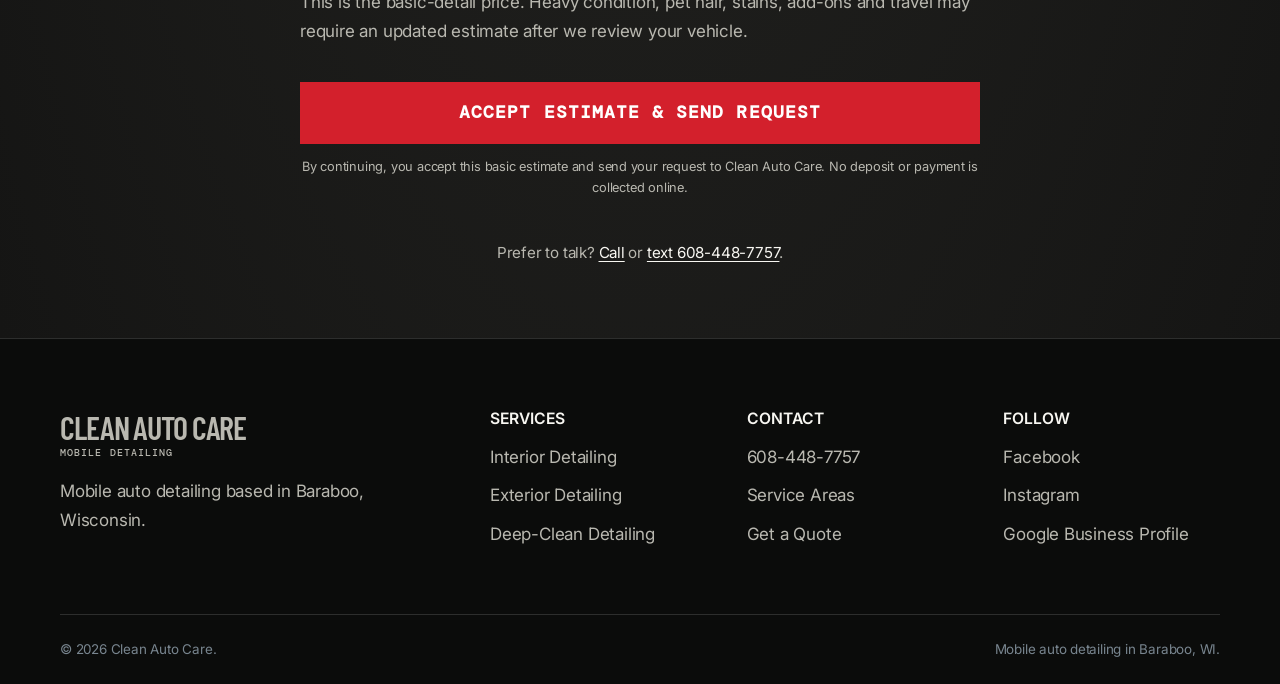
<file: quote-test.html>
<!doctype html>
<html lang="en-US">
<head>
  <meta charset="utf-8"><meta name="viewport" content="width=device-width, initial-scale=1">
  <title>Get a Mobile Detailing Quote | Clean Auto Care Baraboo WI</title>
  <meta name="description" content="Request a mobile auto detailing quote in Baraboo, WI. Pick your vehicle size, service and add-ons, and we will reply with a price.">
  <meta name="robots" content="noindex, follow"><meta name="theme-color" content="#0b1118">
  <link rel="canonical" href="https://cleanautocare.org/quote-test.html">
  <link rel="icon" type="image/png" sizes="64x64" href="/images/favicon-64.png">
  <link rel="preconnect" href="https://fonts.googleapis.com"><link rel="preconnect" href="https://fonts.gstatic.com" crossorigin><link href="https://fonts.googleapis.com/css2?family=Barlow+Condensed:wght@500;600;700&family=DM+Mono:wght@400;500&family=Inter:wght@400;500;600&display=swap" rel="stylesheet"><link rel="stylesheet" href="/style.css?v=20261028.22">
  <script async src="https://www.googletagmanager.com/gtag/js?id=G-19XPZ4K6GP"></script>
  <script>window.dataLayer=window.dataLayer||[];function gtag(){dataLayer.push(arguments);}gtag('js',new Date());gtag('config','G-19XPZ4K6GP');</script>
</head>
<body class="quote-page">
  <a class="skip-link" href="#main-content">Skip to main content</a>
  <header class="site-header"><div class="nav-wrap"><a class="brand" href="/" aria-label="Clean Auto Care home"><span>Clean Auto Care</span><small>Mobile Detailing</small></a><button class="menu-toggle" type="button" aria-expanded="false" aria-controls="main-navigation"><span class="sr-only">Open menu</span><span aria-hidden="true">Menu</span></button><nav id="main-navigation" class="main-nav" aria-label="Primary navigation"><a href="/#services">Services</a><a href="/#pricing">Pricing</a><a href="/service-areas/">Service Areas</a><a href="/#reviews">Reviews</a><a class="nav-cta" href="/quote/">Get a Quote</a></nav></div></header>

  <main id="main-content">
    <section class="quote-stage">
      <div class="quote-layout">
        <div class="quote-intro">
          <p class="eyebrow">Clean Auto Care &nbsp;·&nbsp; Instant estimate &nbsp;·&nbsp; No deposit</p>
          <h1><span class="q-solid">Get your</span><span class="q-outline">price.</span></h1>
          <p class="quote-lead">Pick your vehicle and service. See your price right away.</p>
          <div class="quote-contact">
            <a href="tel:+16084487757"><span>Call</span><strong>608-448-7757</strong></a>
            <a href="sms:+16084487757"><span>Text</span><strong>608-448-7757</strong></a>
          </div>
        </div>
        <div class="quote-panel">
          <form id="quote-form" class="quote-wizard" action="https://formsubmit.co/cblunsford03@gmail.com" method="post" enctype="multipart/form-data">
            <input id="quote-subject" type="hidden" name="_subject" value="TEST New accepted Clean Auto Care estimate">
            <input type="hidden" name="_template" value="table">
            <input type="hidden" name="_next" value="https://cleanautocare.org/quote/thanks/">
            <input type="hidden" name="addons" id="addons-joined" value="">
            <input type="hidden" name="base_price" id="base-price" value="">
            <input type="hidden" name="condition_adjustment" id="condition-adjustment" value="">
            <input type="hidden" name="total_estimate" id="total-estimate" value="">
            <input type="hidden" name="quote_status" value="Accepted online by customer">
            <input type="text" name="_honey" class="honeypot" tabindex="-1" autocomplete="off" aria-hidden="true">
            <div class="q-progress" aria-hidden="true"><i></i></div><p class="q-count" aria-live="polite"></p>

            <fieldset class="q-step" data-require="choice" data-auto><legend>What size is your vehicle?</legend>
              <div class="q-grid"><label class="q-opt"><input type="radio" name="size" value="Coupe or compact"><span>Coupe or compact</span></label><label class="q-opt"><input type="radio" name="size" value="Sedan"><span>Sedan</span></label><label class="q-opt"><input type="radio" name="size" value="SUV"><span>SUV</span></label><label class="q-opt"><input type="radio" name="size" value="Truck - small cab"><span>Truck <small>Small or regular cab</small></span></label><label class="q-opt"><input type="radio" name="size" value="Truck - crew cab"><span>Truck <small>Crew cab</small></span></label></div></fieldset>

            <fieldset class="q-step" data-require="choice" data-auto><legend>What do you need done?</legend>
              <div class="q-grid"><label class="q-opt"><input type="radio" name="service" value="Interior detail"><span>Interior detail<small>Price shown next</small></span></label><label class="q-opt"><input type="radio" name="service" value="Exterior detail"><span>Exterior detail<small>Price shown next</small></span></label><label class="q-opt"><input type="radio" name="service" value="Full detail"><span>Full detail<small>Inside and out</small></span></label><label class="q-opt"><input type="radio" name="service" value="Deep-clean detail"><span>Deep-clean detail<small>Custom quote</small></span></label></div></fieldset>

            <fieldset class="q-step" data-require="choice" data-auto><legend>How dirty is it?</legend>
              <div class="q-grid"><label class="q-opt"><input type="radio" name="condition" value="Light"><span>Light<small>Regular upkeep</small></span></label><label class="q-opt"><input type="radio" name="condition" value="Moderate"><span>Moderate<small>Lived-in</small></span></label><label class="q-opt"><input type="radio" name="condition" value="Heavy"><span>Heavy<small>Needs a lot of work</small></span></label><label class="q-opt"><input type="radio" name="condition" value="Very dirty / pet hair / stains"><span>Very dirty<small>Pet hair, stains, spills</small></span></label></div></fieldset>

            <fieldset class="q-step"><legend>Any add-ons?</legend><p class="q-hint">Pick as many as you like, or skip this step.</p>
              <div class="q-grid"><label class="q-opt q-check"><input type="checkbox" name="addon_options" value="Salt removal"><span>Salt removal<small>Winter salt cleanup</small></span></label><label class="q-opt q-check"><input type="checkbox" name="addon_options" value="Underbody protection"><span>Underbody protection<small>Before winter</small></span></label><label class="q-opt q-check"><input type="checkbox" name="addon_options" value="Pet hair removal"><span>Pet hair removal<small>$30–$60</small></span></label><label class="q-opt q-check"><input type="checkbox" name="addon_options" value="Heavy stain treatment"><span>Heavy stain treatment<small>$60–$100</small></span></label><label class="q-opt q-check"><input type="checkbox" name="addon_options" value="Headlight restoration"><span>Headlight restoration<small>$50</small></span></label><label class="q-opt q-check"><input type="checkbox" name="addon_options" value="Ceramic paint protection (6 weeks)"><span>Ceramic paint protection<small>6 weeks, $150–$300</small></span></label></div>
              <label class="q-label" for="notes">Anything else we should know? <span>(optional)</span></label><textarea id="notes" name="notes" rows="3" placeholder="Problem areas, odors, spills, or anything else"></textarea></fieldset>

            <fieldset class="q-step"><legend>Where should we send your quote?</legend>
              <div class="q-row"><div><label class="q-label" for="name">Name</label><input id="name" type="text" name="name" autocomplete="name" required></div>
              <div><label class="q-label" for="phone">Phone number</label><input id="phone" type="tel" name="phone" autocomplete="tel" required></div></div>
              <label class="q-label" for="email">Email <span>(optional)</span></label><input id="email" type="email" name="email" autocomplete="email">
              <label class="q-label" for="location">Service location</label><input id="location" type="text" name="location" autocomplete="street-address" placeholder="City or address" required>
              <label class="q-label" for="vehicle">Year, make and model <span>(optional)</span></label><input id="vehicle" type="text" name="vehicle" placeholder="2021 Toyota Tundra">
              <label class="q-label" for="photos">Vehicle photos <span>(optional but recommended)</span></label><input id="photos" type="file" name="photos" accept="image/*" multiple>
              <label class="consent-check" for="text-consent"><input id="text-consent" type="checkbox" name="text_consent" value="I agree to receive text messages from Clean Auto Care about my quote, scheduling, and requested services." required><span>I agree to receive text messages from Clean Auto Care at the number provided about my quote, scheduling, and requested services. Message and data rates may apply. Reply STOP to opt out.</span></label>
            </fieldset>

            <fieldset class="q-step q-review"><legend>Your basic-detail estimate</legend>
              <div class="quote-total"><p class="quote-total-label">Estimated total</p><p id="quote-total" class="quote-total-price" aria-live="polite">$0</p></div>
              <dl class="quote-summary"><div><dt>Vehicle</dt><dd id="summary-size"></dd></div><div><dt>Service</dt><dd id="summary-service"></dd></div><div><dt>Condition</dt><dd id="summary-condition"></dd></div><div><dt>Base price</dt><dd id="summary-base"></dd></div><div><dt>Condition adjustment</dt><dd id="summary-condition-price"></dd></div></dl>
              <p id="quote-disclaimer" class="q-hint">This is the basic-detail price. Heavy condition, pet hair, stains, add-ons and travel may require an updated estimate after we review your vehicle.</p>
              <button class="button button-primary q-submit" type="submit">Accept Estimate &amp; Send Request</button>
              <p class="form-note">By continuing, you accept this basic estimate and send your request to Clean Auto Care. No deposit or payment is collected online.</p>
            </fieldset>

            <p class="q-error" role="alert"></p>
            <div class="q-nav"><button type="button" class="button button-outline" data-back>Back</button><button type="button" class="button button-primary" data-next>Next</button></div>
          </form>
          <p class="q-alt">Prefer to talk? <a href="tel:+16084487757">Call</a> or <a href="sms:+16084487757">text 608-448-7757</a>.</p>
        </div>
      </div>
    </section>
  </main>
  <footer class="site-footer"><div class="container footer-grid"><div><a class="brand footer-brand" href="/"><span>Clean Auto Care</span><small>Mobile Detailing</small></a><p>Mobile auto detailing based in Baraboo, Wisconsin.</p></div><div><h2>Services</h2><a href="/services/interior-detailing.html">Interior Detailing</a><a href="/services/exterior-detailing.html">Exterior Detailing</a><a href="/services/deep-clean-detailing.html">Deep-Clean Detailing</a></div><div><h2>Contact</h2><a href="tel:+16084487757">608-448-7757</a><a href="/service-areas/">Service Areas</a><a href="/quote/">Get a Quote</a></div><div><h2>Follow</h2><a href="https://www.facebook.com/people/Clean-Auto-Care/61571332643960/" target="_blank" rel="noopener">Facebook</a><a href="https://www.instagram.com/cleanautocarellc" target="_blank" rel="noopener">Instagram</a><a href="https://share.google/BWF50CTPBVMTIAiap" target="_blank" rel="noopener">Google Business Profile</a></div></div><div class="container footer-bottom"><p>© 2026 Clean Auto Care.</p><p>Mobile auto detailing in Baraboo, WI.</p></div></footer>
  <script src="/script.js?v=20260813.4" defer></script>
  <script src="/quote.js?v=3" defer></script>
</body>
</html>
</file>
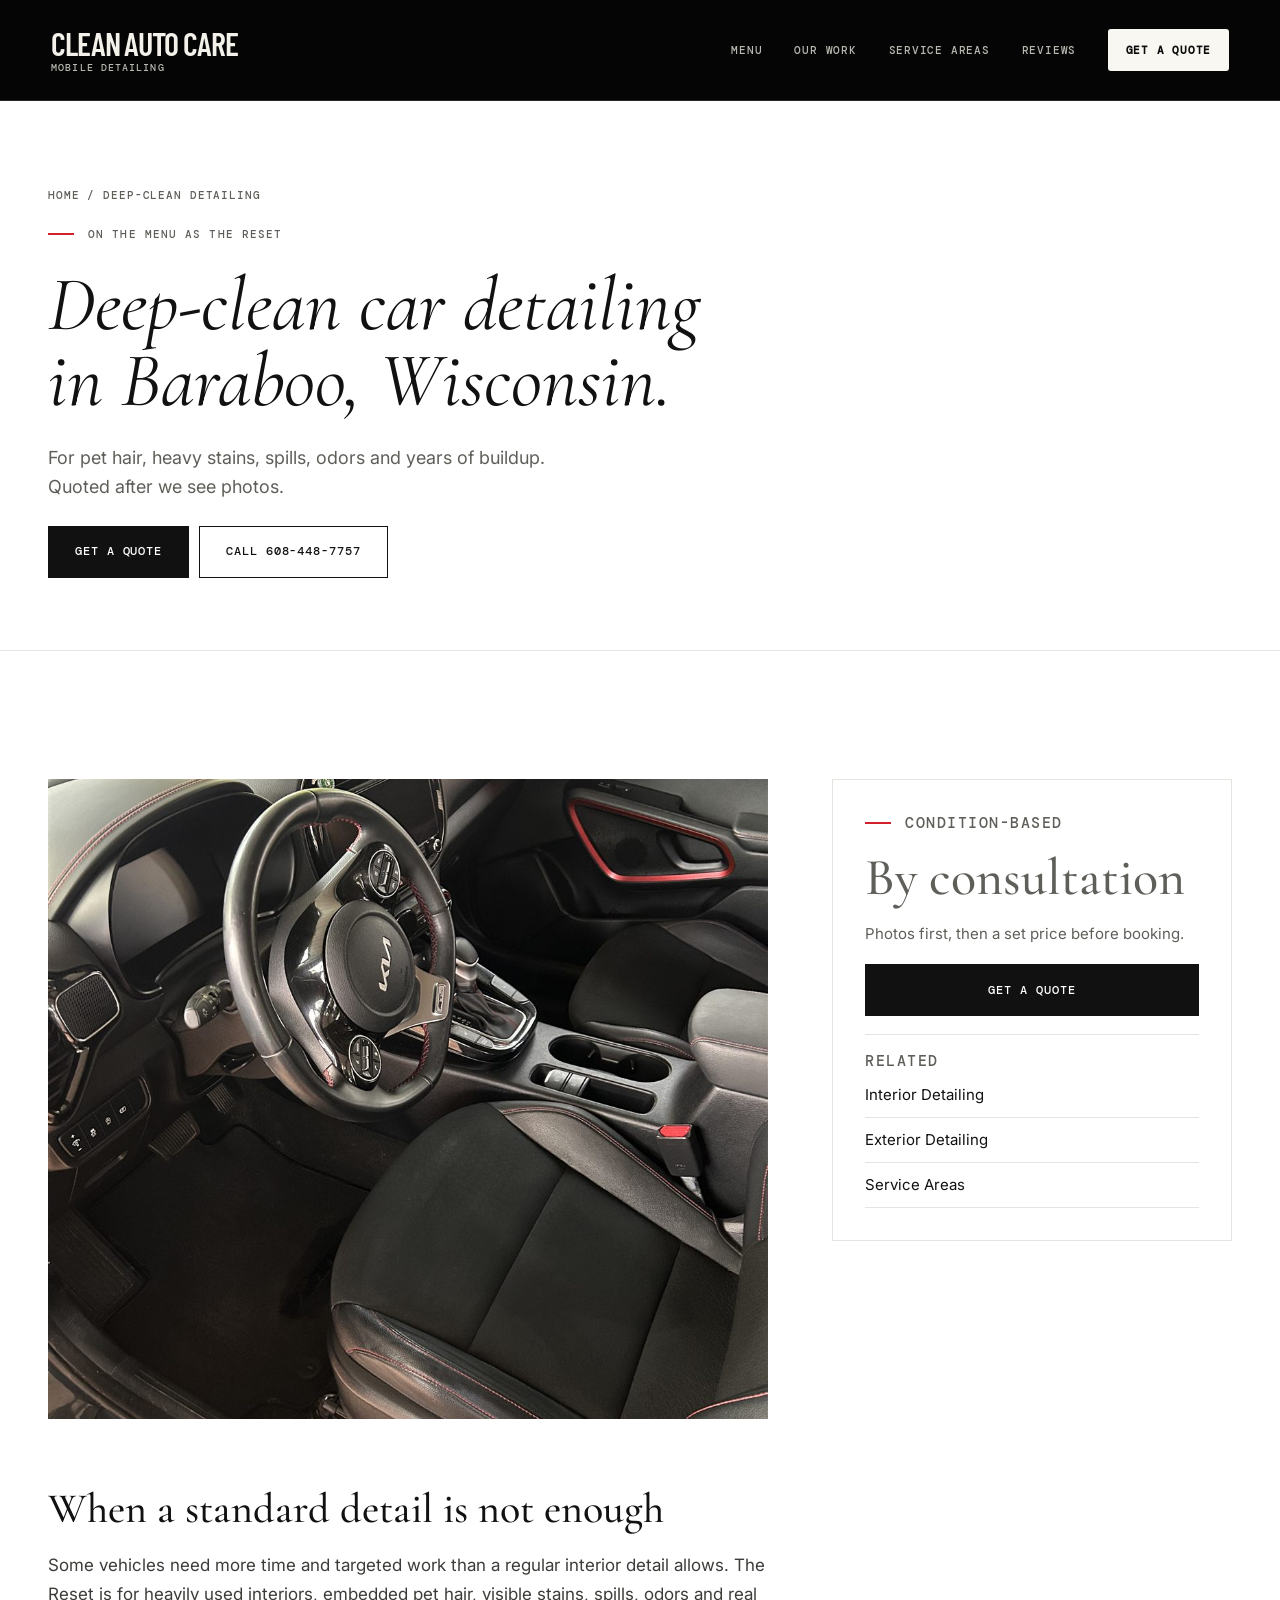
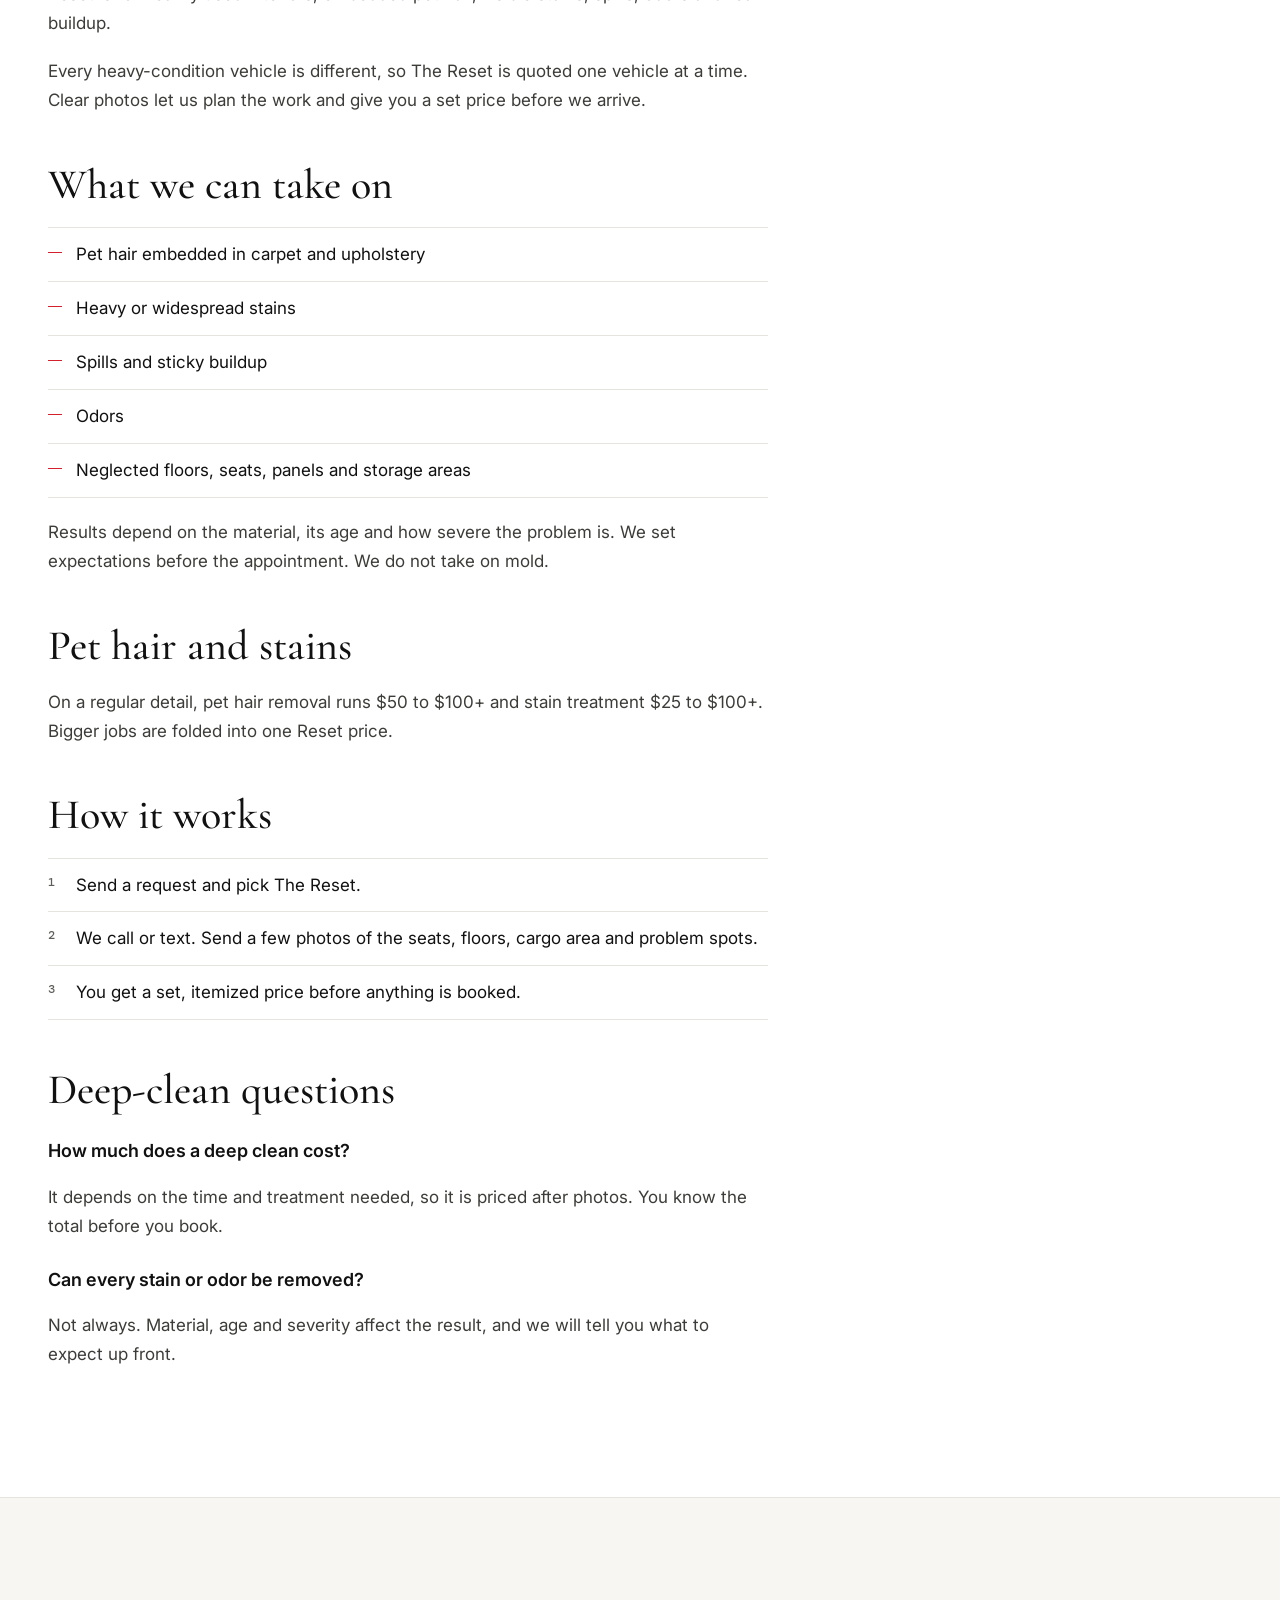
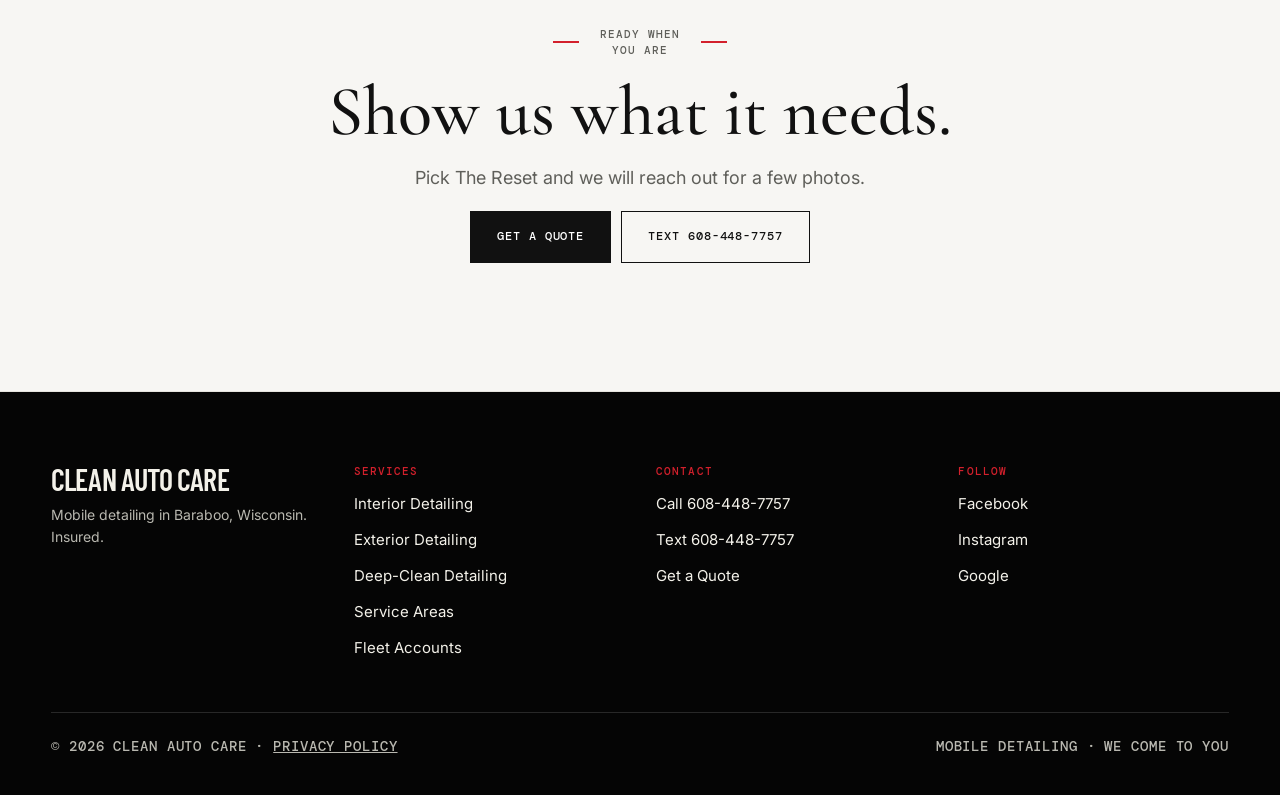
<file: services/deep-clean-detailing.html>
<!doctype html>
<html lang="en-US">
<head>
  <meta charset="utf-8"><meta name="viewport" content="width=device-width, initial-scale=1">
  <title>Deep Clean Car Detailing Baraboo WI | Clean Auto Care</title>
  <meta name="description" content="Deep-clean mobile car detailing in Baraboo, WI for pet hair, stains, odors, spills and heavy interior buildup. Custom quotes for cars, trucks and SUVs.">
  <meta name="robots" content="index, follow, max-image-preview:large"><meta name="theme-color" content="#050505"><link rel="canonical" href="https://cleanautocare.org/services/deep-clean-detailing.html">
  <meta property="og:type" content="website"><meta property="og:site_name" content="Clean Auto Care"><meta property="og:title" content="Deep-Clean Car Detailing in Baraboo, WI"><meta property="og:description" content="Mobile detailing for pet hair, stains, odors, spills and heavily used interiors in Central Wisconsin."><meta property="og:url" content="https://cleanautocare.org/services/deep-clean-detailing.html"><meta property="og:image" content="https://cleanautocare.org/images/deep-clean-car-detailing.jpg"><meta name="twitter:card" content="summary_large_image">
  <link rel="icon" type="image/png" sizes="64x64" href="/images/favicon-64.png?v=2"><link rel="icon" type="image/png" sizes="32x32" href="/images/favicon-32.png?v=2"><link rel="preconnect" href="https://fonts.googleapis.com"><link rel="preconnect" href="https://fonts.gstatic.com" crossorigin><link href="https://fonts.googleapis.com/css2?family=Barlow+Condensed:wght@500;600;700&family=Cormorant+Garamond:ital,wght@0,500;0,600;1,400;1,500&family=DM+Mono:wght@400;500&family=Inter:wght@400;500;600&display=swap" rel="stylesheet"><link rel="stylesheet" href="/style.css?v=20261101.2"><link rel="stylesheet" href="/bespoke.css?v=20261116.1">
  <script type="application/ld+json">
  {"@context":"https://schema.org","@graph":[{"@type":"Service","@id":"https://cleanautocare.org/services/deep-clean-detailing.html#service","name":"Mobile Deep-Clean Car Detailing","serviceType":"Deep-clean auto detailing","description":"Custom mobile detailing for pet hair, stains, odors, spills and heavy interior buildup in Baraboo and surrounding Central Wisconsin communities.","url":"https://cleanautocare.org/services/deep-clean-detailing.html","areaServed":["Baraboo","Reedsburg","Wisconsin Dells","Portage","Sauk County"],"provider":{"@id":"https://cleanautocare.org/#business"}},{"@type":"BreadcrumbList","itemListElement":[{"@type":"ListItem","position":1,"name":"Home","item":"https://cleanautocare.org/"},{"@type":"ListItem","position":2,"name":"Deep-Clean Detailing","item":"https://cleanautocare.org/services/deep-clean-detailing.html"}]}]}
  </script>
  <script async src="https://www.googletagmanager.com/gtag/js?id=G-19XPZ4K6GP"></script>
  <script>window.dataLayer=window.dataLayer||[];function gtag(){dataLayer.push(arguments);}gtag('js',new Date());gtag('config','G-19XPZ4K6GP');</script>
  <!-- Meta Pixel -->
  <script>!function(f,b,e,v,n,t,s){if(f.fbq)return;n=f.fbq=function(){n.callMethod?n.callMethod.apply(n,arguments):n.queue.push(arguments)};if(!f._fbq)f._fbq=n;n.push=n;n.loaded=!0;n.version='2.0';n.queue=[];t=b.createElement(e);t.async=!0;t.src=v;s=b.getElementsByTagName(e)[0];s.parentNode.insertBefore(t,s)}(window,document,'script','https://connect.facebook.net/en_US/fbevents.js');fbq('init','472347305557955');fbq('track','PageView');</script>
</head>
<body class="b-page">
  <a class="skip-link" href="#main-content">Skip to main content</a>
  <header class="site-header">
    <div class="nav-wrap">
      <a class="brand" href="/" aria-label="Clean Auto Care home">
        <span>Clean Auto Care</span>
        <small>Mobile Detailing</small>
      </a>
      <button class="menu-toggle" type="button" aria-expanded="false" aria-controls="main-navigation">
        <span class="sr-only">Open menu</span>
        <span aria-hidden="true">Menu</span>
      </button>
      <nav id="main-navigation" class="main-nav" aria-label="Primary navigation">
        <a href="/#menu">Menu</a>
        <a href="/#work">Our Work</a>
        <a href="/service-areas/">Service Areas</a>
        <a href="/#reviews">Reviews</a>
        <a class="nav-cta" href="/quote/">Get a Quote</a>
      </nav>
    </div>
  </header>

  <main id="main-content">
    <section class="b b-intro">
      <div class="b-wrap">
        <p class="b-crumbs"><a href="/">Home</a> / Deep-Clean Detailing</p>
        <p class="b-label">On the menu as The Reset</p>
        <h1 class="b-display">Deep-clean car detailing in Baraboo, Wisconsin.</h1>
        <p class="b-lead">For pet hair, heavy stains, spills, odors and years of buildup. Quoted after we see photos.</p>
        <div class="b-actions"><a class="b-btn" href="/quote/?package=deep">Get a Quote</a><a class="b-btn is-line" href="tel:+16084487757">Call 608-448-7757</a></div>
      </div>
    </section>
    <section class="b b-section">
      <div class="b-wrap b-service">
        <article class="b-prose">
          <img src="/images/deep-clean-car-detailing.jpg" width="1050" height="1400" alt="Clean black car seats and cabin after a deep-clean interior detail">
          <h2>When a standard detail is not enough</h2>
          <p>Some vehicles need more time and targeted work than a regular interior detail allows. The Reset is for heavily used interiors, embedded pet hair, visible stains, spills, odors and real buildup.</p>
          <p>Every heavy-condition vehicle is different, so The Reset is quoted one vehicle at a time. Clear photos let us plan the work and give you a set price before we arrive.</p>
          <h2>What we can take on</h2>
          <ul>
            <li>Pet hair embedded in carpet and upholstery</li>
            <li>Heavy or widespread stains</li>
            <li>Spills and sticky buildup</li>
            <li>Odors</li>
            <li>Neglected floors, seats, panels and storage areas</li>
          </ul>
          <p>Results depend on the material, its age and how severe the problem is. We set expectations before the appointment. We do not take on mold.</p>
          <h2>Pet hair and stains</h2>
          <p>On a regular detail, pet hair removal runs $50 to $100+ and stain treatment $25 to $100+. Bigger jobs are folded into one Reset price.</p>
          <h2>How it works</h2>
          <ol>
            <li>Send a request and pick The Reset.</li>
            <li>We call or text. Send a few photos of the seats, floors, cargo area and problem spots.</li>
            <li>You get a set, itemized price before anything is booked.</li>
          </ol>
          <h2>Deep-clean questions</h2>
          <h3>How much does a deep clean cost?</h3>
          <p>It depends on the time and treatment needed, so it is priced after photos. You know the total before you book.</p>
          <h3>Can every stain or odor be removed?</h3>
          <p>Not always. Material, age and severity affect the result, and we will tell you what to expect up front.</p>
        </article>
        <aside class="b-aside">
          <p class="b-label">Condition-based</p>
          <p class="b-price">By consultation</p>
          <p>Photos first, then a set price before booking.</p>
          <a class="b-btn" href="/quote/?package=deep">Get a Quote</a>
          <div class="b-related"><p class="b-mono">Related</p><a href="/services/interior-detailing.html">Interior Detailing</a><a href="/services/exterior-detailing.html">Exterior Detailing</a><a href="/service-areas/">Service Areas</a></div>
        </aside>
      </div>
    </section>
    <section class="b b-section b-tint">
      <div class="b-wrap b-head is-center">
        <p class="b-label is-center">Ready when you are</p>
        <h2 class="b-h2">Show us what it needs.</h2>
        <p class="b-lead">Pick The Reset and we will reach out for a few photos.</p>
        <div class="b-actions"><a class="b-btn" href="/quote/?package=deep">Get a Quote</a><a class="b-btn is-line" href="sms:+16084487757">Text 608-448-7757</a></div>
      </div>
    </section>
  </main>

  <footer class="b b-footer">
    <div class="b-wrap">
      <div class="b-footer-grid">
        <div class="b-footer-brand">
          <a href="/">Clean Auto Care</a>
          <p>Mobile detailing in Baraboo, Wisconsin. Insured.</p>
        </div>
        <div class="b-footer-col">
          <h2>Services</h2>
          <a href="/services/interior-detailing.html">Interior Detailing</a>
          <a href="/services/exterior-detailing.html">Exterior Detailing</a>
          <a href="/services/deep-clean-detailing.html">Deep-Clean Detailing</a>
          <a href="/service-areas/">Service Areas</a>
          <a href="/fleet/">Fleet Accounts</a>
        </div>
        <div class="b-footer-col">
          <h2>Contact</h2>
          <a href="tel:+16084487757">Call 608-448-7757</a>
          <a href="sms:+16084487757">Text 608-448-7757</a>
          <a href="/quote/">Get a Quote</a>
        </div>
        <div class="b-footer-col">
          <h2>Follow</h2>
          <a href="https://www.facebook.com/people/Clean-Auto-Care/61571332643960/" target="_blank" rel="noopener">Facebook</a>
          <a href="https://www.instagram.com/cleanautocarellc" target="_blank" rel="noopener">Instagram</a>
          <a href="https://share.google/BWF50CTPBVMTIAiap" target="_blank" rel="noopener">Google</a>
        </div>
      </div>
      <div class="b-footer-bottom">
        <p>© 2026 Clean Auto Care · <a href="/privacy/">Privacy Policy</a></p>
        <p>Mobile detailing · We come to you</p>
      </div>
    </div>
  </footer>
  <script src="/script.js?v=20261101.2" defer></script>
</body>
</html>
</file>
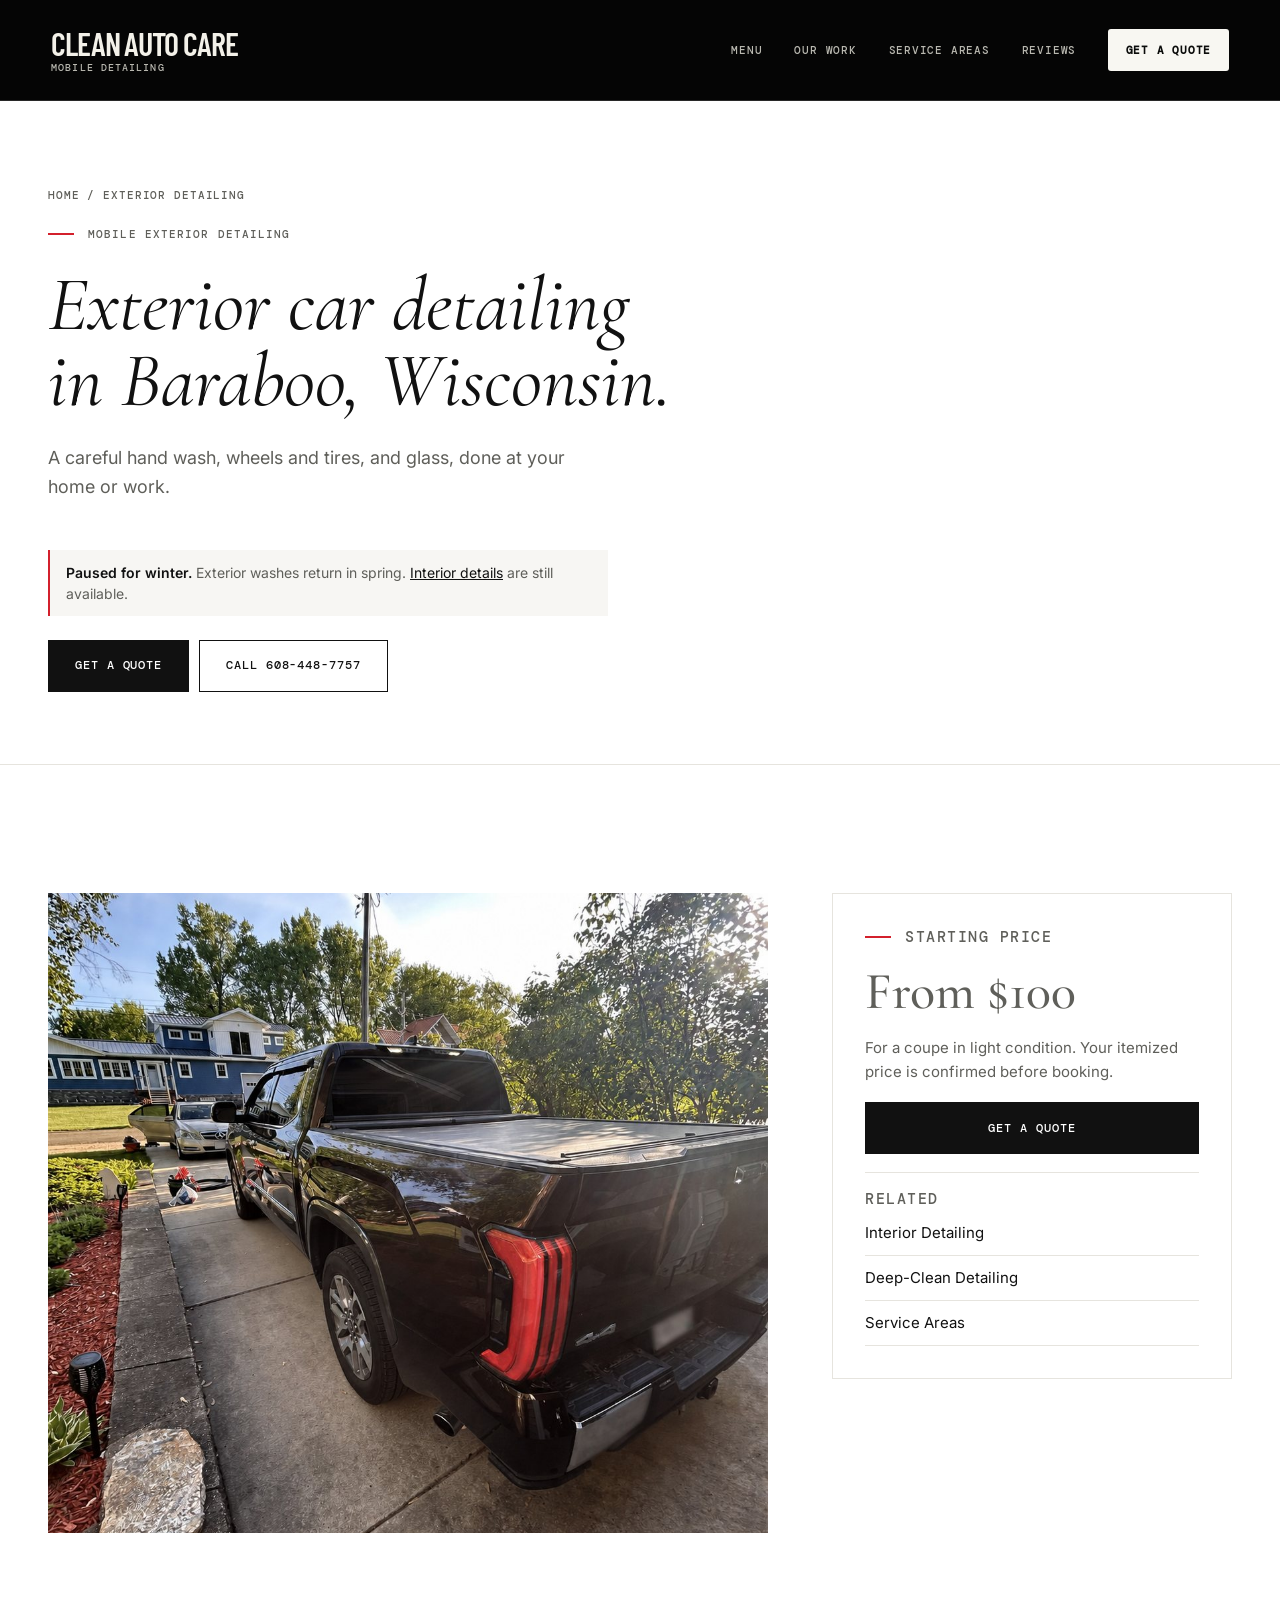
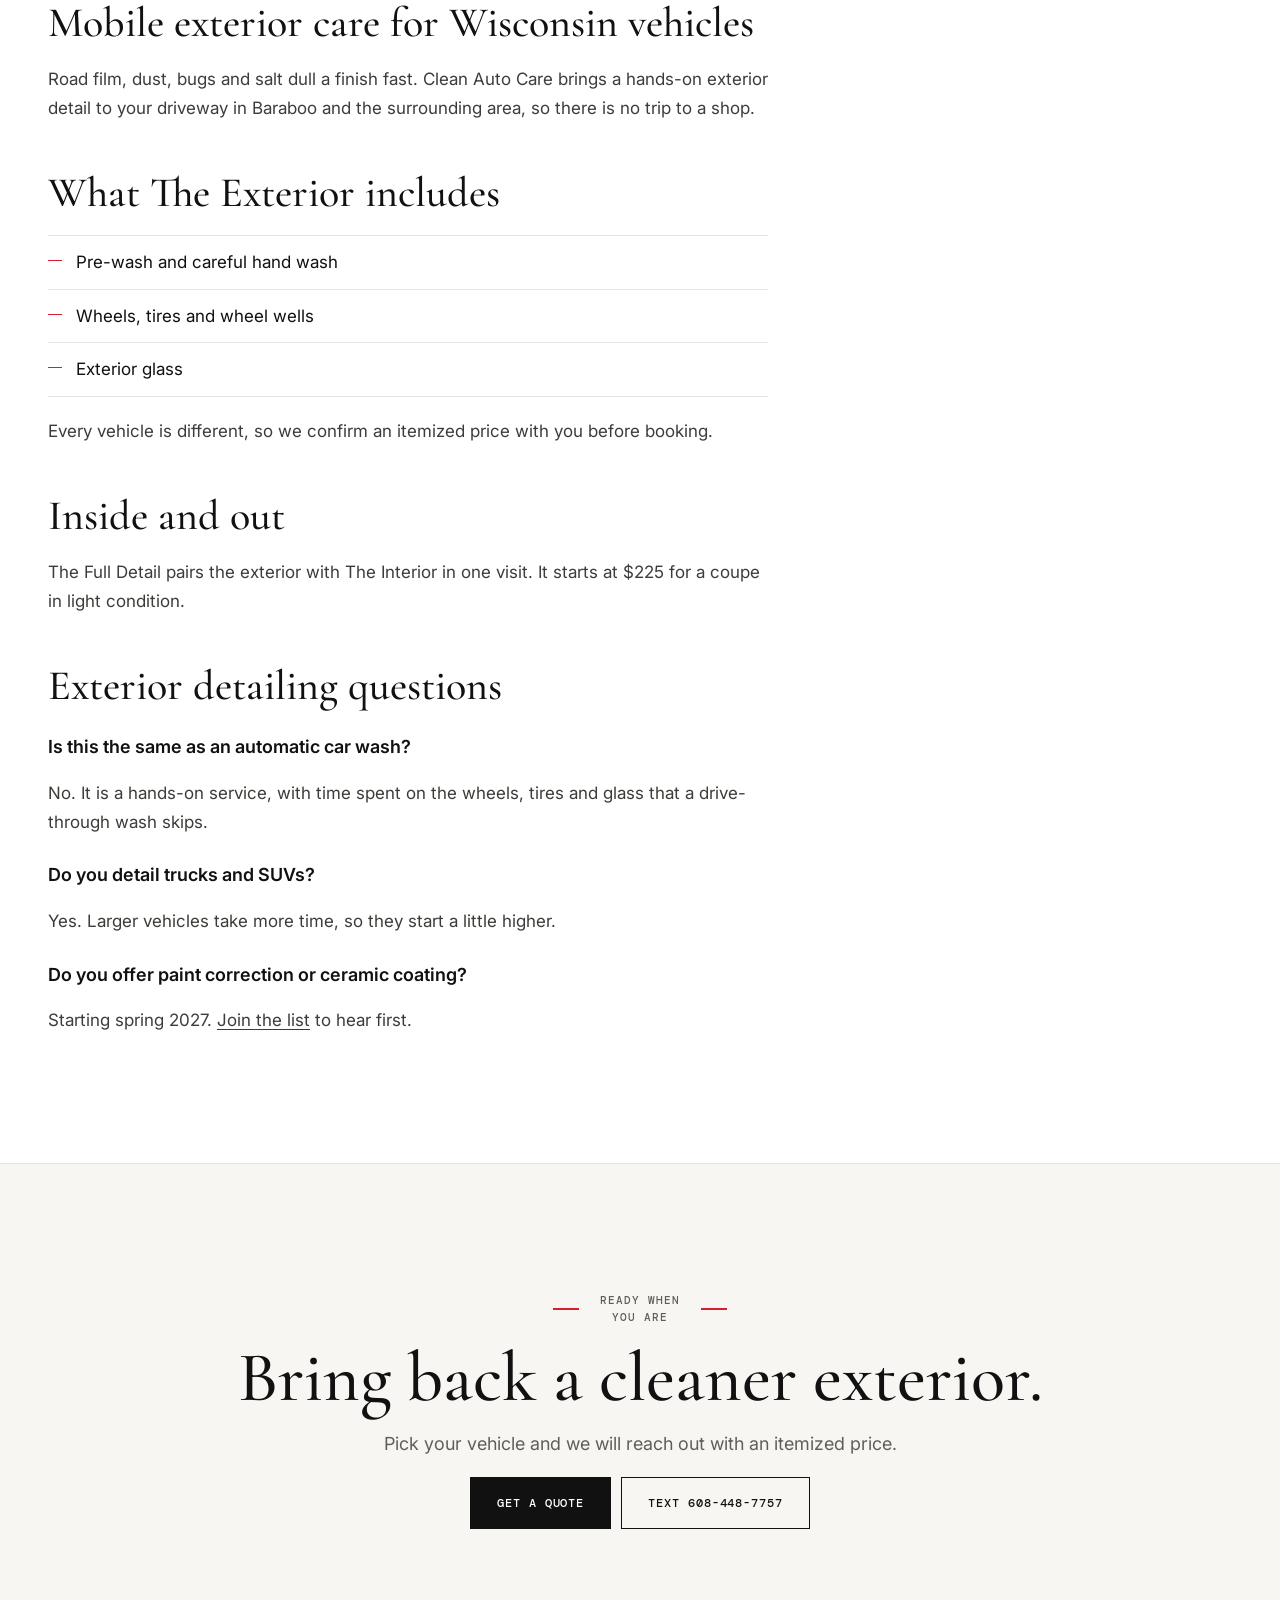
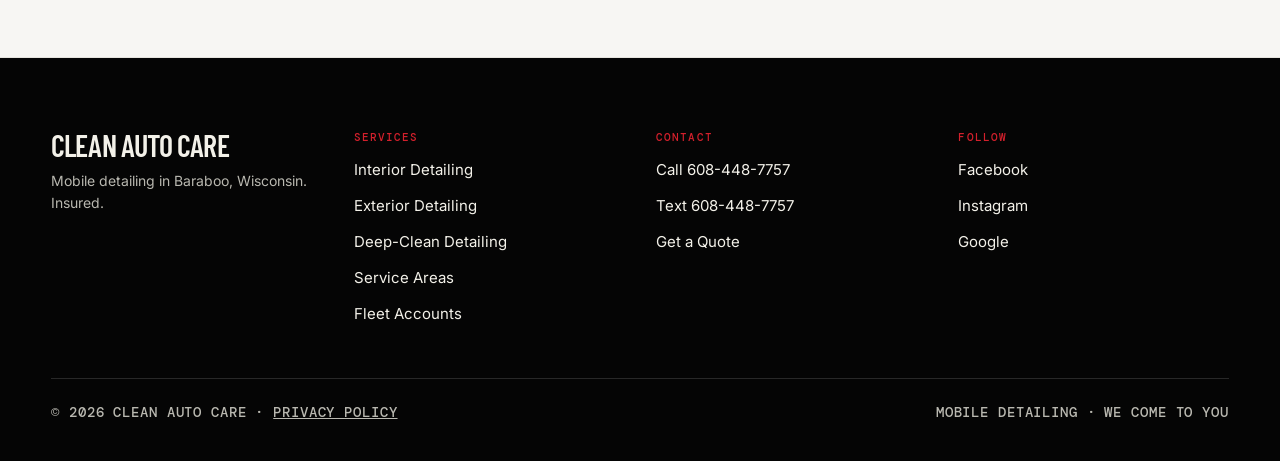
<file: services/exterior-detailing.html>
<!doctype html>
<html lang="en-US">
<head>
  <meta charset="utf-8"><meta name="viewport" content="width=device-width, initial-scale=1">
  <title>Exterior Car Detailing Baraboo WI | Clean Auto Care</title>
  <meta name="description" content="Mobile exterior car detailing in Baraboo, WI. A careful hand wash, wheels and tires, and glass, at your home or work. From $100.">
  <meta name="robots" content="index, follow, max-image-preview:large"><meta name="theme-color" content="#050505">
  <link rel="canonical" href="https://cleanautocare.org/services/exterior-detailing.html">
  <meta property="og:type" content="website"><meta property="og:site_name" content="Clean Auto Care"><meta property="og:title" content="Exterior Car Detailing in Baraboo, WI"><meta property="og:description" content="Mobile exterior detailing in Baraboo, WI: hand wash, wheels and tires, and glass. From $100."><meta property="og:url" content="https://cleanautocare.org/services/exterior-detailing.html"><meta property="og:image" content="https://cleanautocare.org/images/mobile-auto-detailing-baraboo-wi-private.jpg"><meta name="twitter:card" content="summary_large_image">
  <link rel="icon" type="image/png" sizes="64x64" href="/images/favicon-64.png?v=2"><link rel="icon" type="image/png" sizes="32x32" href="/images/favicon-32.png?v=2"><link rel="preconnect" href="https://fonts.googleapis.com"><link rel="preconnect" href="https://fonts.gstatic.com" crossorigin><link href="https://fonts.googleapis.com/css2?family=Barlow+Condensed:wght@500;600;700&family=Cormorant+Garamond:ital,wght@0,500;0,600;1,400;1,500&family=DM+Mono:wght@400;500&family=Inter:wght@400;500;600&display=swap" rel="stylesheet"><link rel="stylesheet" href="/style.css?v=20261101.2"><link rel="stylesheet" href="/bespoke.css?v=20261116.1">
  <script type="application/ld+json">
  {"@context":"https://schema.org","@graph":[{"@type":"Service","@id":"https://cleanautocare.org/services/exterior-detailing.html#service","name":"Mobile Exterior Car Detailing","serviceType":"Exterior auto detailing","description":"A mobile exterior detail with a pre-wash and hand wash, wheels and tires, and exterior glass. From $100 for a coupe in light condition.","url":"https://cleanautocare.org/services/exterior-detailing.html","areaServed":["Baraboo","Reedsburg","Wisconsin Dells","Portage","Sauk County"],"provider":{"@id":"https://cleanautocare.org/#business"},"offers":{"@type":"Offer","price": "100","priceCurrency":"USD"}},{"@type":"BreadcrumbList","itemListElement":[{"@type":"ListItem","position":1,"name":"Home","item":"https://cleanautocare.org/"},{"@type":"ListItem","position":2,"name":"Exterior Detailing","item":"https://cleanautocare.org/services/exterior-detailing.html"}]}]}
  </script>
  <script async src="https://www.googletagmanager.com/gtag/js?id=G-19XPZ4K6GP"></script>
  <script>window.dataLayer=window.dataLayer||[];function gtag(){dataLayer.push(arguments);}gtag('js',new Date());gtag('config','G-19XPZ4K6GP');</script>
  <!-- Meta Pixel -->
  <script>!function(f,b,e,v,n,t,s){if(f.fbq)return;n=f.fbq=function(){n.callMethod?n.callMethod.apply(n,arguments):n.queue.push(arguments)};if(!f._fbq)f._fbq=n;n.push=n;n.loaded=!0;n.version='2.0';n.queue=[];t=b.createElement(e);t.async=!0;t.src=v;s=b.getElementsByTagName(e)[0];s.parentNode.insertBefore(t,s)}(window,document,'script','https://connect.facebook.net/en_US/fbevents.js');fbq('init','472347305557955');fbq('track','PageView');</script>
</head>
<body class="b-page">
  <a class="skip-link" href="#main-content">Skip to main content</a>
  <header class="site-header">
    <div class="nav-wrap">
      <a class="brand" href="/" aria-label="Clean Auto Care home">
        <span>Clean Auto Care</span>
        <small>Mobile Detailing</small>
      </a>
      <button class="menu-toggle" type="button" aria-expanded="false" aria-controls="main-navigation">
        <span class="sr-only">Open menu</span>
        <span aria-hidden="true">Menu</span>
      </button>
      <nav id="main-navigation" class="main-nav" aria-label="Primary navigation">
        <a href="/#menu">Menu</a>
        <a href="/#work">Our Work</a>
        <a href="/service-areas/">Service Areas</a>
        <a href="/#reviews">Reviews</a>
        <a class="nav-cta" href="/quote/">Get a Quote</a>
      </nav>
    </div>
  </header>

  <main id="main-content">
    <section class="b b-intro">
      <div class="b-wrap">
        <p class="b-crumbs"><a href="/">Home</a> / Exterior Detailing</p>
        <p class="b-label">Mobile exterior detailing</p>
        <h1 class="b-display">Exterior car detailing in Baraboo, Wisconsin.</h1>
        <p class="b-lead">A careful hand wash, wheels and tires, and glass, done at your home or work.</p>
        <p class="b-season-note"><strong>Paused for winter.</strong> Exterior washes return in spring. <a href="/quote/?package=interior">Interior details</a> are still available.</p>
        <div class="b-actions"><a class="b-btn" href="/quote/?package=exterior">Get a Quote</a><a class="b-btn is-line" href="tel:+16084487757">Call 608-448-7757</a></div>
      </div>
    </section>
    <section class="b b-section">
      <div class="b-wrap b-service">
        <article class="b-prose">
          <img src="/images/mobile-auto-detailing-baraboo-wi-private.jpg" width="1086" height="1448" alt="Glossy black pickup truck after an exterior detail in Central Wisconsin">
          <h2>Mobile exterior care for Wisconsin vehicles</h2>
          <p>Road film, dust, bugs and salt dull a finish fast. Clean Auto Care brings a hands-on exterior detail to your driveway in Baraboo and the surrounding area, so there is no trip to a shop.</p>
          <h2>What The Exterior includes</h2>
          <ul>
            <li>Pre-wash and careful hand wash</li>
            <li>Wheels, tires and wheel wells</li>
            <li>Exterior glass</li>
          </ul>
          <p>Every vehicle is different, so we confirm an itemized price with you before booking.</p>
          <h2>Inside and out</h2>
          <p>The Full Detail pairs the exterior with The Interior in one visit. It starts at $225 for a coupe in light condition.</p>
          <h2>Exterior detailing questions</h2>
          <h3>Is this the same as an automatic car wash?</h3>
          <p>No. It is a hands-on service, with time spent on the wheels, tires and glass that a drive-through wash skips.</p>
          <h3>Do you detail trucks and SUVs?</h3>
          <p>Yes. Larger vehicles take more time, so they start a little higher.</p>
          <h3>Do you offer paint correction or ceramic coating?</h3>
          <p>Starting spring 2027. <a href="/quote/?package=correction">Join the list</a> to hear first.</p>
        </article>
        <aside class="b-aside">
          <p class="b-label">Starting price</p>
          <p class="b-price">From $100</p>
          <p>For a coupe in light condition. Your itemized price is confirmed before booking.</p>
          <a class="b-btn" href="/quote/?package=exterior">Get a Quote</a>
          <div class="b-related"><p class="b-mono">Related</p><a href="/services/interior-detailing.html">Interior Detailing</a><a href="/services/deep-clean-detailing.html">Deep-Clean Detailing</a><a href="/service-areas/">Service Areas</a></div>
        </aside>
      </div>
    </section>
    <section class="b b-section b-tint">
      <div class="b-wrap b-head is-center">
        <p class="b-label is-center">Ready when you are</p>
        <h2 class="b-h2">Bring back a cleaner exterior.</h2>
        <p class="b-lead">Pick your vehicle and we will reach out with an itemized price.</p>
        <div class="b-actions"><a class="b-btn" href="/quote/?package=exterior">Get a Quote</a><a class="b-btn is-line" href="sms:+16084487757">Text 608-448-7757</a></div>
      </div>
    </section>
  </main>

  <footer class="b b-footer">
    <div class="b-wrap">
      <div class="b-footer-grid">
        <div class="b-footer-brand">
          <a href="/">Clean Auto Care</a>
          <p>Mobile detailing in Baraboo, Wisconsin. Insured.</p>
        </div>
        <div class="b-footer-col">
          <h2>Services</h2>
          <a href="/services/interior-detailing.html">Interior Detailing</a>
          <a href="/services/exterior-detailing.html">Exterior Detailing</a>
          <a href="/services/deep-clean-detailing.html">Deep-Clean Detailing</a>
          <a href="/service-areas/">Service Areas</a>
          <a href="/fleet/">Fleet Accounts</a>
        </div>
        <div class="b-footer-col">
          <h2>Contact</h2>
          <a href="tel:+16084487757">Call 608-448-7757</a>
          <a href="sms:+16084487757">Text 608-448-7757</a>
          <a href="/quote/">Get a Quote</a>
        </div>
        <div class="b-footer-col">
          <h2>Follow</h2>
          <a href="https://www.facebook.com/people/Clean-Auto-Care/61571332643960/" target="_blank" rel="noopener">Facebook</a>
          <a href="https://www.instagram.com/cleanautocarellc" target="_blank" rel="noopener">Instagram</a>
          <a href="https://share.google/BWF50CTPBVMTIAiap" target="_blank" rel="noopener">Google</a>
        </div>
      </div>
      <div class="b-footer-bottom">
        <p>© 2026 Clean Auto Care · <a href="/privacy/">Privacy Policy</a></p>
        <p>Mobile detailing · We come to you</p>
      </div>
    </div>
  </footer>
  <script src="/script.js?v=20261101.2" defer></script>
</body>
</html>
</file>
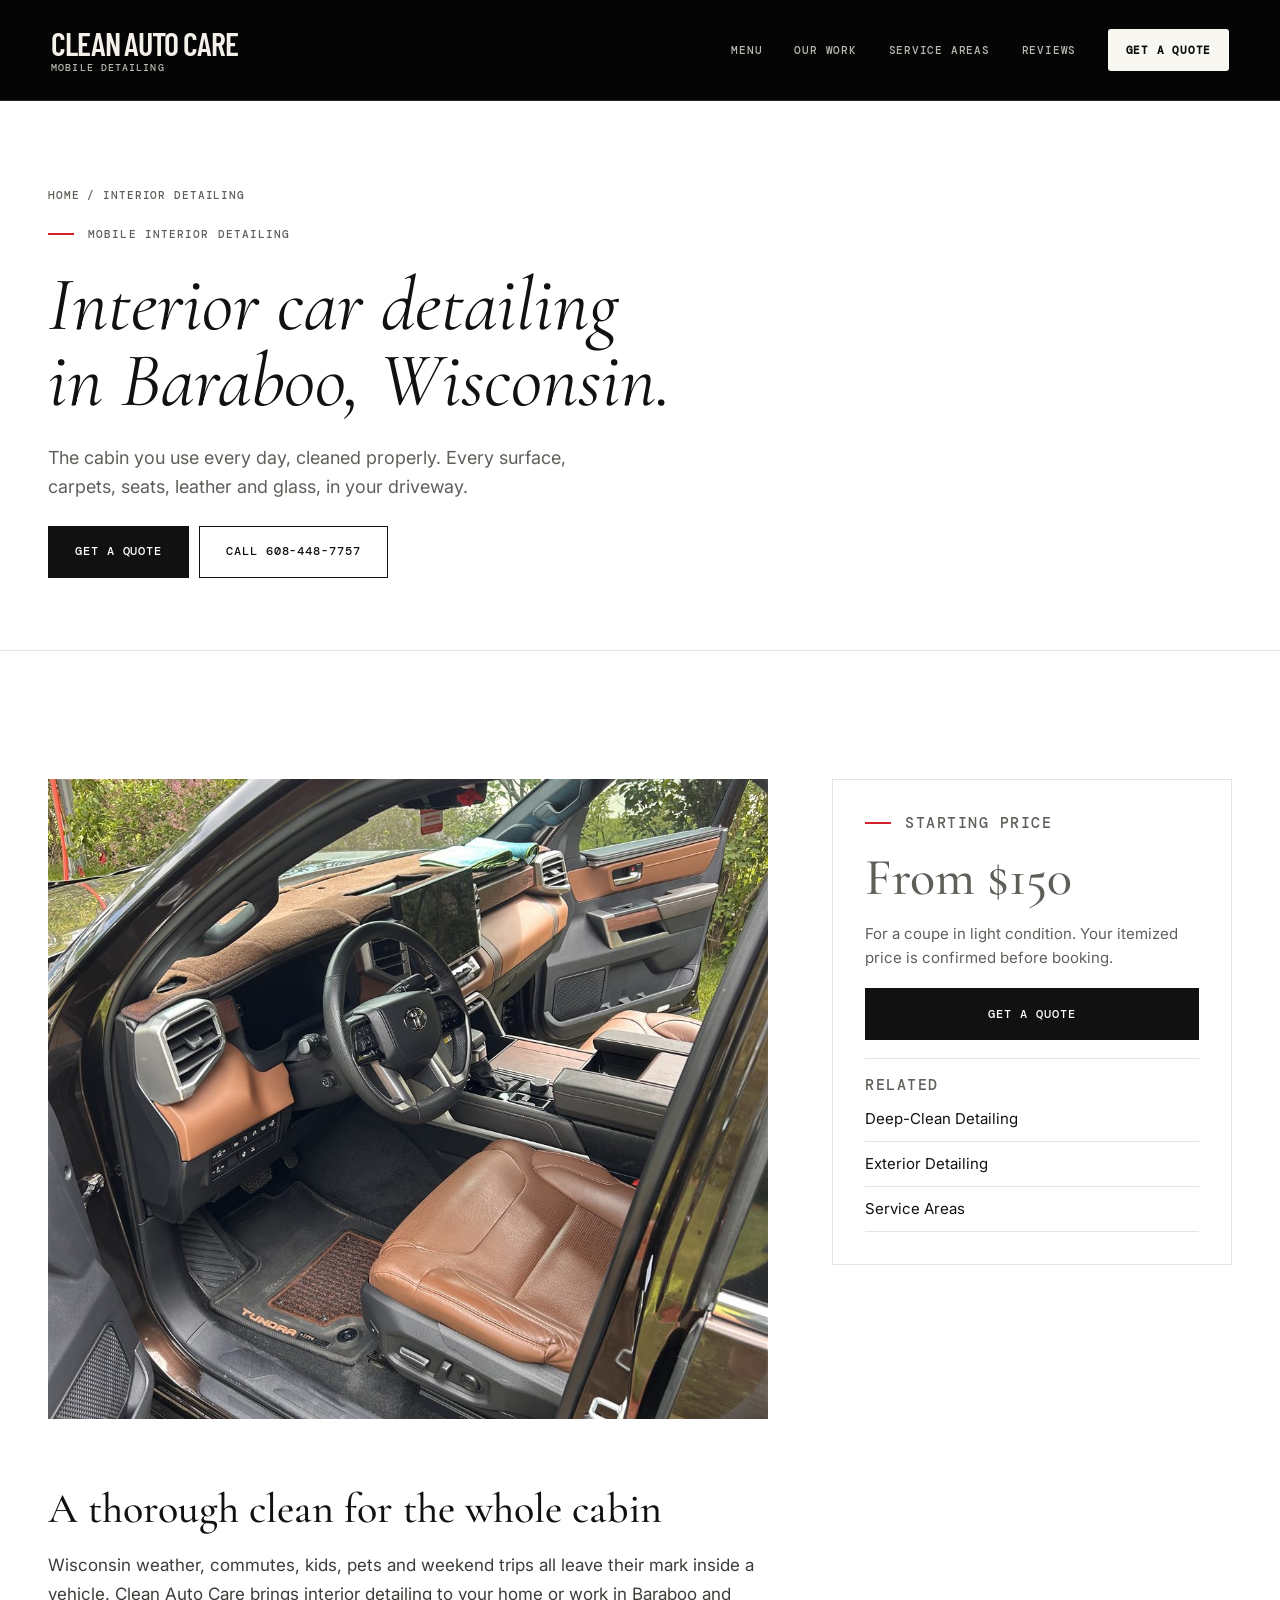
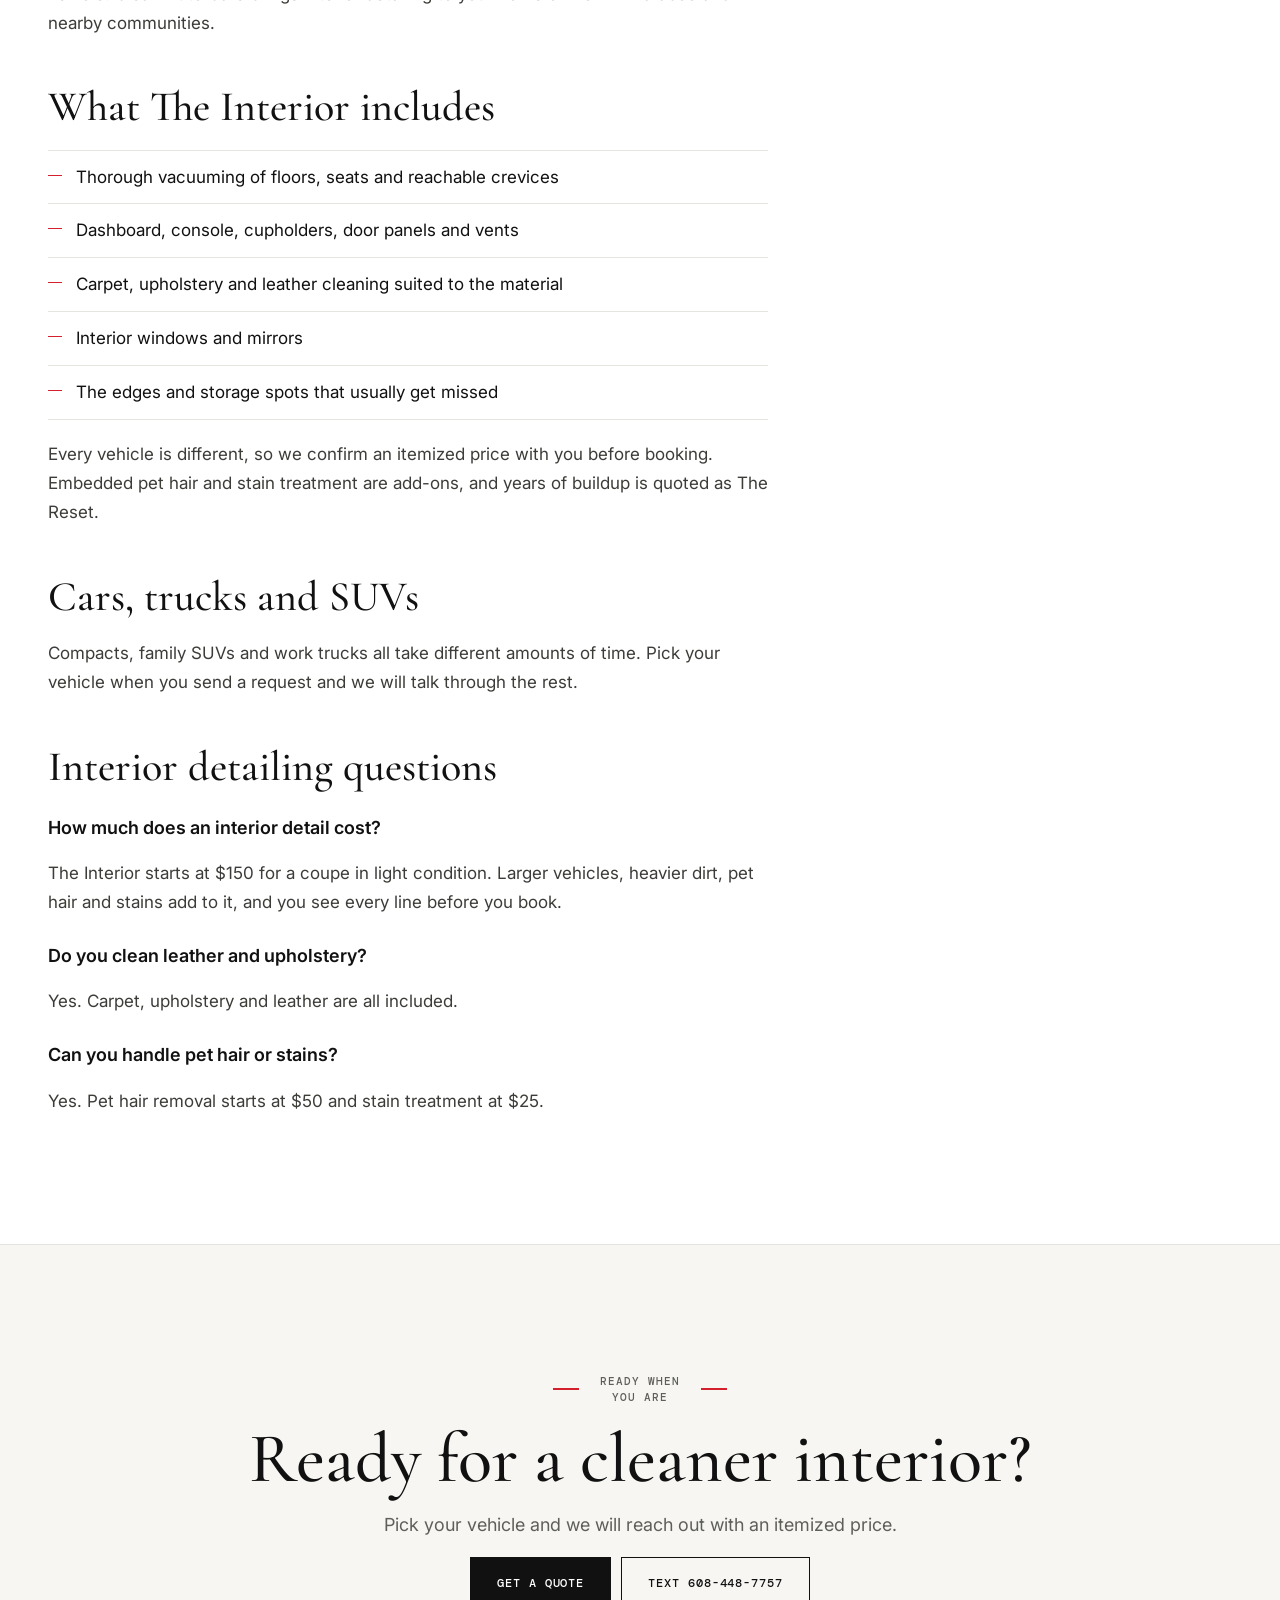
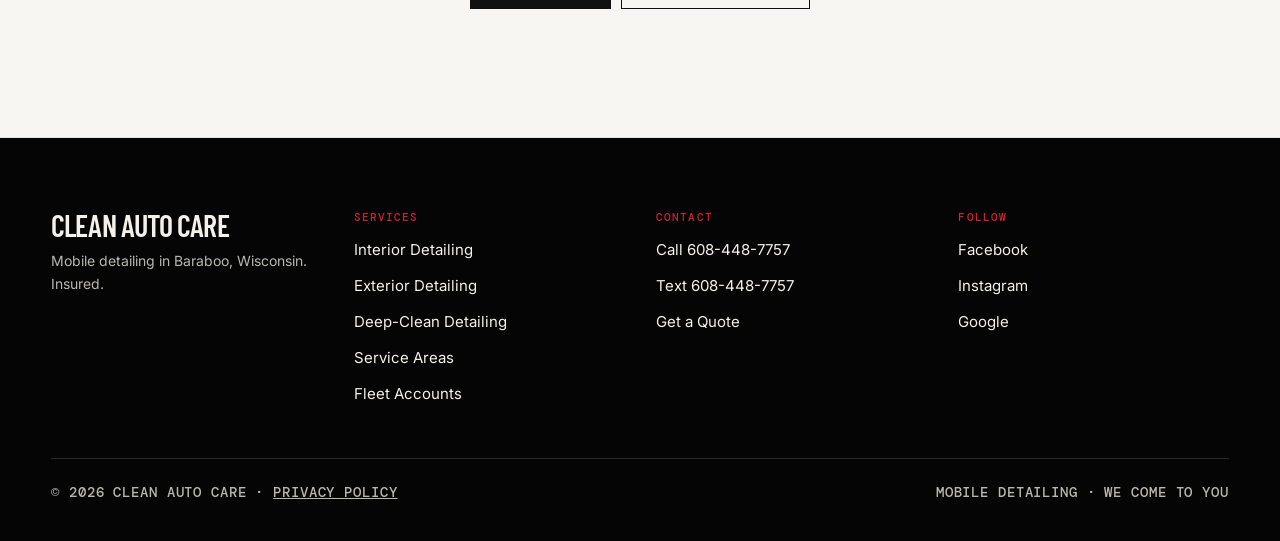
<file: services/interior-detailing.html>
<!doctype html>
<html lang="en-US">
<head>
  <meta charset="utf-8">
  <meta name="viewport" content="width=device-width, initial-scale=1">
  <title>Interior Car Detailing Baraboo WI | Clean Auto Care</title>
  <meta name="description" content="Mobile interior car detailing in Baraboo, WI. Vacuuming, carpet, upholstery, leather, glass and surface cleaning for cars, trucks and SUVs. Get a quote.">
  <meta name="robots" content="index, follow, max-image-preview:large">
  <meta name="theme-color" content="#050505">
  <link rel="canonical" href="https://cleanautocare.org/services/interior-detailing.html">
  <meta property="og:type" content="website">
  <meta property="og:site_name" content="Clean Auto Care">
  <meta property="og:title" content="Interior Car Detailing in Baraboo, WI">
  <meta property="og:description" content="Mobile interior detailing for cars, trucks and SUVs across Baraboo and nearby Central Wisconsin communities.">
  <meta property="og:url" content="https://cleanautocare.org/services/interior-detailing.html">
  <meta property="og:image" content="https://cleanautocare.org/images/interior-auto-detailing-baraboo.jpg">
  <meta name="twitter:card" content="summary_large_image">
  <link rel="icon" type="image/png" sizes="64x64" href="/images/favicon-64.png?v=2"><link rel="icon" type="image/png" sizes="32x32" href="/images/favicon-32.png?v=2">
  <link rel="preconnect" href="https://fonts.googleapis.com"><link rel="preconnect" href="https://fonts.gstatic.com" crossorigin><link href="https://fonts.googleapis.com/css2?family=Barlow+Condensed:wght@500;600;700&family=Cormorant+Garamond:ital,wght@0,500;0,600;1,400;1,500&family=DM+Mono:wght@400;500&family=Inter:wght@400;500;600&display=swap" rel="stylesheet"><link rel="stylesheet" href="/style.css?v=20261101.2"><link rel="stylesheet" href="/bespoke.css?v=20261116.1">
  <script type="application/ld+json">
  {
    "@context": "https://schema.org",
    "@graph": [
      {
        "@type": "Service",
        "@id": "https://cleanautocare.org/services/interior-detailing.html#service",
        "name": "Mobile Interior Car Detailing",
        "serviceType": "Interior auto detailing",
        "description": "Mobile interior detailing for cars, trucks and SUVs in Baraboo and surrounding Central Wisconsin communities.",
        "url": "https://cleanautocare.org/services/interior-detailing.html",
        "areaServed": ["Baraboo", "Reedsburg", "Wisconsin Dells", "Portage", "Sauk County"],
        "provider": { "@id": "https://cleanautocare.org/#business" },
        "offers": { "@type": "Offer", "price": "150", "priceCurrency": "USD", "description": "Starting price; final quote depends on vehicle size and condition." }
      },
      {
        "@type": "BreadcrumbList",
        "itemListElement": [
          { "@type": "ListItem", "position": 1, "name": "Home", "item": "https://cleanautocare.org/" },
          { "@type": "ListItem", "position": 2, "name": "Interior Detailing", "item": "https://cleanautocare.org/services/interior-detailing.html" }
        ]
      }
    ]
  }
  </script>
  <script async src="https://www.googletagmanager.com/gtag/js?id=G-19XPZ4K6GP"></script>
  <script>window.dataLayer=window.dataLayer||[];function gtag(){dataLayer.push(arguments);}gtag('js',new Date());gtag('config','G-19XPZ4K6GP');</script>
  <!-- Meta Pixel -->
  <script>!function(f,b,e,v,n,t,s){if(f.fbq)return;n=f.fbq=function(){n.callMethod?n.callMethod.apply(n,arguments):n.queue.push(arguments)};if(!f._fbq)f._fbq=n;n.push=n;n.loaded=!0;n.version='2.0';n.queue=[];t=b.createElement(e);t.async=!0;t.src=v;s=b.getElementsByTagName(e)[0];s.parentNode.insertBefore(t,s)}(window,document,'script','https://connect.facebook.net/en_US/fbevents.js');fbq('init','472347305557955');fbq('track','PageView');</script>
</head>
<body class="b-page">
  <a class="skip-link" href="#main-content">Skip to main content</a>
  <header class="site-header">
    <div class="nav-wrap">
      <a class="brand" href="/" aria-label="Clean Auto Care home">
        <span>Clean Auto Care</span>
        <small>Mobile Detailing</small>
      </a>
      <button class="menu-toggle" type="button" aria-expanded="false" aria-controls="main-navigation">
        <span class="sr-only">Open menu</span>
        <span aria-hidden="true">Menu</span>
      </button>
      <nav id="main-navigation" class="main-nav" aria-label="Primary navigation">
        <a href="/#menu">Menu</a>
        <a href="/#work">Our Work</a>
        <a href="/service-areas/">Service Areas</a>
        <a href="/#reviews">Reviews</a>
        <a class="nav-cta" href="/quote/">Get a Quote</a>
      </nav>
    </div>
  </header>

  <main id="main-content">
    <section class="b b-intro">
      <div class="b-wrap">
        <p class="b-crumbs"><a href="/">Home</a> / Interior Detailing</p>
        <p class="b-label">Mobile interior detailing</p>
        <h1 class="b-display">Interior car detailing in Baraboo, Wisconsin.</h1>
        <p class="b-lead">The cabin you use every day, cleaned properly. Every surface, carpets, seats, leather and glass, in your driveway.</p>
        <div class="b-actions"><a class="b-btn" href="/quote/?package=interior">Get a Quote</a><a class="b-btn is-line" href="tel:+16084487757">Call 608-448-7757</a></div>
      </div>
    </section>
    <section class="b b-section">
      <div class="b-wrap b-service">
        <article class="b-prose">
          <img src="/images/interior-auto-detailing-baraboo.jpg" width="1050" height="1400" alt="Detailed Toyota Tundra interior with clean leather, carpet and dashboard">
          <h2>A thorough clean for the whole cabin</h2>
          <p>Wisconsin weather, commutes, kids, pets and weekend trips all leave their mark inside a vehicle. Clean Auto Care brings interior detailing to your home or work in Baraboo and nearby communities.</p>
          <h2>What The Interior includes</h2>
          <ul>
            <li>Thorough vacuuming of floors, seats and reachable crevices</li>
            <li>Dashboard, console, cupholders, door panels and vents</li>
            <li>Carpet, upholstery and leather cleaning suited to the material</li>
            <li>Interior windows and mirrors</li>
            <li>The edges and storage spots that usually get missed</li>
          </ul>
          <p>Every vehicle is different, so we confirm an itemized price with you before booking. Embedded pet hair and stain treatment are add-ons, and years of buildup is quoted as The Reset.</p>
          <h2>Cars, trucks and SUVs</h2>
          <p>Compacts, family SUVs and work trucks all take different amounts of time. Pick your vehicle when you send a request and we will talk through the rest.</p>
          <h2>Interior detailing questions</h2>
          <h3>How much does an interior detail cost?</h3>
          <p>The Interior starts at $150 for a coupe in light condition. Larger vehicles, heavier dirt, pet hair and stains add to it, and you see every line before you book.</p>
          <h3>Do you clean leather and upholstery?</h3>
          <p>Yes. Carpet, upholstery and leather are all included.</p>
          <h3>Can you handle pet hair or stains?</h3>
          <p>Yes. Pet hair removal starts at $50 and stain treatment at $25.</p>
        </article>
        <aside class="b-aside">
          <p class="b-label">Starting price</p>
          <p class="b-price">From $150</p>
          <p>For a coupe in light condition. Your itemized price is confirmed before booking.</p>
          <a class="b-btn" href="/quote/?package=interior">Get a Quote</a>
          <div class="b-related"><p class="b-mono">Related</p><a href="/services/deep-clean-detailing.html">Deep-Clean Detailing</a><a href="/services/exterior-detailing.html">Exterior Detailing</a><a href="/service-areas/">Service Areas</a></div>
        </aside>
      </div>
    </section>
    <section class="b b-section b-tint">
      <div class="b-wrap b-head is-center">
        <p class="b-label is-center">Ready when you are</p>
        <h2 class="b-h2">Ready for a cleaner interior?</h2>
        <p class="b-lead">Pick your vehicle and we will reach out with an itemized price.</p>
        <div class="b-actions"><a class="b-btn" href="/quote/?package=interior">Get a Quote</a><a class="b-btn is-line" href="sms:+16084487757">Text 608-448-7757</a></div>
      </div>
    </section>
  </main>

  <footer class="b b-footer">
    <div class="b-wrap">
      <div class="b-footer-grid">
        <div class="b-footer-brand">
          <a href="/">Clean Auto Care</a>
          <p>Mobile detailing in Baraboo, Wisconsin. Insured.</p>
        </div>
        <div class="b-footer-col">
          <h2>Services</h2>
          <a href="/services/interior-detailing.html">Interior Detailing</a>
          <a href="/services/exterior-detailing.html">Exterior Detailing</a>
          <a href="/services/deep-clean-detailing.html">Deep-Clean Detailing</a>
          <a href="/service-areas/">Service Areas</a>
          <a href="/fleet/">Fleet Accounts</a>
        </div>
        <div class="b-footer-col">
          <h2>Contact</h2>
          <a href="tel:+16084487757">Call 608-448-7757</a>
          <a href="sms:+16084487757">Text 608-448-7757</a>
          <a href="/quote/">Get a Quote</a>
        </div>
        <div class="b-footer-col">
          <h2>Follow</h2>
          <a href="https://www.facebook.com/people/Clean-Auto-Care/61571332643960/" target="_blank" rel="noopener">Facebook</a>
          <a href="https://www.instagram.com/cleanautocarellc" target="_blank" rel="noopener">Instagram</a>
          <a href="https://share.google/BWF50CTPBVMTIAiap" target="_blank" rel="noopener">Google</a>
        </div>
      </div>
      <div class="b-footer-bottom">
        <p>© 2026 Clean Auto Care · <a href="/privacy/">Privacy Policy</a></p>
        <p>Mobile detailing · We come to you</p>
      </div>
    </div>
  </footer>
  <script src="/script.js?v=20261101.2" defer></script>
</body>
</html>
</file>
<file: style.css>
/* Clean Auto Care: restyle. Same class names as before, so no markup or SEO text changes are needed. */
:root {
  --ink: #0b1118;
  --ink-2: #131b24;
  --ink-3: #1d2733;
  --bone: #f3f4f2;
  --paper: #ffffff;
  --text: #151c24;
  --muted: #5b656f;
  --line: #dcdfdd;
  --line-dark: rgba(255, 255, 255, 0.14);
  --brass: #d4b26e;
  --brass-deep: #7a5c1f;
  --on-dark: #e9edf1;
  --on-dark-muted: #a7b3bf;
  --serif: "Cormorant Garamond", Georgia, "Times New Roman", serif;
  --sans: Inter, ui-sans-serif, system-ui, -apple-system, "Segoe UI", sans-serif;
  --container: 1160px;
  --r: 3px;
}

*, *::before, *::after { box-sizing: border-box; }
html { scroll-behavior: smooth; scroll-padding-top: 90px; }
body { margin: 0; color: var(--text); background: var(--paper); font-family: var(--sans); font-size: 1.0625rem; line-height: 1.7; -webkit-font-smoothing: antialiased; }
img { display: block; max-width: 100%; }
a { color: inherit; }
button, input, select, textarea { font: inherit; }
button { cursor: pointer; }
h1, h2, h3, p, blockquote, figure { margin-top: 0; }
h1, h2 { font-family: var(--serif); font-weight: 500; line-height: 1.02; letter-spacing: -0.012em; }
h3 { font-family: var(--sans); font-weight: 600; line-height: 1.25; letter-spacing: -0.01em; }
h1 { font-size: clamp(3rem, 7.2vw, 6rem); }
h2 { margin-bottom: 1.25rem; font-size: clamp(2.3rem, 4.6vw, 3.9rem); }
h3 { font-size: 1.2rem; }
p { margin-bottom: 1.1rem; }
:focus-visible { outline: 2px solid var(--brass-deep); outline-offset: 3px; }
.site-header :focus-visible, .hero :focus-visible, .section-dark :focus-visible, .area-section :focus-visible, .contact-section :focus-visible, .page-hero :focus-visible, .cta-panel :focus-visible, .site-footer :focus-visible { outline-color: var(--brass); }
.quote-form :focus-visible { outline-color: var(--brass-deep); }

.container { width: min(calc(100% - 44px), var(--container)); margin-inline: auto; }
.narrow-container { max-width: 800px; }
.section { padding: clamp(5rem, 9vw, 8.5rem) 0; }
.section-alt { background: var(--bone); }
.section-dark { color: var(--on-dark); background: var(--ink); }
.section-heading { max-width: 760px; margin: 0 auto 3.5rem; text-align: center; }
.section-heading > p:last-child { color: var(--muted); font-size: 1.08rem; }
.section-dark .section-heading > p:last-child { color: var(--on-dark-muted); }
.left-aligned { margin-left: 0; text-align: left; }
.eyebrow { margin-bottom: 0.8rem; color: var(--brass-deep); font-size: 0.98rem; font-weight: 600; letter-spacing: 0.01em; }
.section-dark .eyebrow, .hero .eyebrow, .area-section .eyebrow, .contact-section .eyebrow, .page-hero .eyebrow { color: var(--brass); }
.sr-only { position: absolute; width: 1px; height: 1px; padding: 0; margin: -1px; overflow: hidden; clip: rect(0, 0, 0, 0); white-space: nowrap; border: 0; }
.skip-link { position: fixed; top: 12px; left: 12px; z-index: 9999; padding: 0.7rem 1rem; color: var(--ink); background: var(--brass); border-radius: var(--r); transform: translateY(-160%); }
.skip-link:focus { transform: translateY(0); }

/* header */
.site-header { position: fixed; inset: 0 0 auto; z-index: 1000; color: var(--on-dark); background: rgba(11, 17, 24, 0.9); border-bottom: 1px solid var(--line-dark); backdrop-filter: blur(14px); }
.nav-wrap { width: min(calc(100% - 44px), var(--container)); min-height: 76px; margin-inline: auto; display: flex; align-items: center; justify-content: space-between; gap: 2rem; }
.brand { display: inline-flex; flex-direction: column; color: inherit; text-decoration: none; line-height: 1; }
.brand span { font-family: var(--serif); font-size: 1.6rem; font-weight: 600; letter-spacing: 0; }
.brand small { margin-top: 0.3rem; color: var(--on-dark-muted); font-size: 0.78rem; font-weight: 500; letter-spacing: 0.02em; }
.main-nav { display: flex; align-items: center; gap: 2rem; }
.main-nav a { color: var(--on-dark-muted); font-size: 0.94rem; font-weight: 500; text-decoration: none; transition: color 150ms; }
.main-nav a:hover, .main-nav a:focus-visible { color: var(--paper); }
.main-nav .nav-cta { padding: 0.6rem 1.15rem; color: var(--ink); background: var(--brass); border-radius: var(--r); font-weight: 600; }
.main-nav .nav-cta:hover, .main-nav .nav-cta:focus-visible { color: var(--ink); background: #d9d7cf; }
.menu-toggle { display: none; padding: 0.5rem 0.8rem; color: var(--paper); background: transparent; border: 1px solid var(--line-dark); border-radius: var(--r); }

/* hero */
.hero { position: relative; min-height: 100vh; min-height: 100svh; display: flex; align-items: center; overflow: hidden; color: var(--on-dark); background: var(--ink); }
.hero-image { position: absolute; inset: 0; width: 100%; height: 100%; object-fit: cover; object-position: center 40%; }
.hero-shade { position: absolute; inset: 0; background: linear-gradient(90deg, rgba(11, 17, 24, 0.82) 0%, rgba(11, 17, 24, 0.55) 48%, rgba(11, 17, 24, 0.3) 100%); }
.hero-content { position: relative; z-index: 1; padding-top: 130px; padding-bottom: 96px; }
.hero h1 { max-width: 860px; margin-bottom: 1.5rem; color: var(--paper); }
.hero-lead { max-width: 600px; margin-bottom: 2.2rem; color: #cdd6df; font-size: clamp(1.08rem, 2vw, 1.25rem); }
.service-line { max-width: 600px; margin-top: 1.8rem; margin-bottom: 0; color: var(--on-dark-muted); font-size: 0.95rem; }
.button-row { display: flex; flex-wrap: wrap; gap: 0.9rem; align-items: center; }
.button-row.centered { justify-content: center; margin-top: 2.5rem; }
.button { display: inline-flex; min-height: 50px; align-items: center; justify-content: center; padding: 0.8rem 1.6rem; border: 1px solid transparent; border-radius: var(--r); font-size: 0.97rem; font-weight: 600; line-height: 1.2; text-align: center; text-decoration: none; transition: background-color 160ms, color 160ms, border-color 160ms; }
.button-primary { color: var(--paper); background: var(--ink); }
.button-primary:hover { background: var(--ink-3); }
.hero .button-primary, .section-dark .button-primary, .area-section .button-primary, .contact-section .button-primary, .page-hero .button-primary, .cta-panel .button-primary { color: var(--ink); background: var(--brass); }
.hero .button-primary:hover, .section-dark .button-primary:hover, .area-section .button-primary:hover, .contact-section .button-primary:hover, .page-hero .button-primary:hover, .cta-panel .button-primary:hover { background: #d9d7cf; }
.button-secondary { color: var(--paper); background: transparent; border-color: rgba(255, 255, 255, 0.4); }
.button-secondary:hover { border-color: var(--paper); }
.button-outline { color: var(--text); border-color: #a9b1b8; background: transparent; }
.button-outline:hover { border-color: var(--text); }

/* trust strip */
.trust-bar { position: relative; z-index: 2; color: var(--on-dark); background: var(--ink-2); border-bottom: 1px solid var(--line-dark); }
.trust-grid { display: grid; grid-template-columns: repeat(3, 1fr); }
.trust-grid > div { padding: 1.5rem 2rem; border-left: 1px solid var(--line-dark); }
.trust-grid > div:first-child { padding-left: 0; border-left: 0; }
.trust-grid strong, .trust-grid span { display: block; }
.trust-grid strong { font-weight: 600; }
.trust-grid span { color: var(--on-dark-muted); font-size: 0.9rem; }

.split-layout { display: grid; grid-template-columns: 0.9fr 1.1fr; gap: clamp(2rem, 7vw, 7rem); align-items: start; }
.intro-section h2 { max-width: 620px; }
.prose { color: #2c353e; font-size: 1.08rem; }
.prose p:last-child { margin-bottom: 0; }
.text-link { color: var(--brass-deep); font-weight: 600; text-decoration-thickness: 1px; text-underline-offset: 5px; }

/* services: open columns, no boxes, no numbering */
.card-grid { display: grid; grid-template-columns: repeat(3, 1fr); gap: 2.5rem; }
.card { padding: 1.8rem 0 0; border-top: 1px solid var(--text); }
.card h3 { margin-bottom: 0.8rem; font-family: var(--serif); font-size: 2rem; font-weight: 600; letter-spacing: 0; }
.card p { color: var(--muted); }

.gallery-grid { display: grid; grid-template-columns: 1.35fr 0.8fr; grid-template-rows: 1fr 1fr; gap: 1rem; }
.gallery-grid figure { position: relative; min-height: 280px; overflow: hidden; border-radius: var(--r); background: var(--ink); }
.gallery-grid .gallery-main { grid-row: 1 / 3; min-height: 650px; }
.gallery-grid img { width: 100%; height: 100%; object-fit: cover; }
.gallery-grid figcaption { position: absolute; inset: auto 0 0; padding: 2.4rem 1.2rem 1rem; color: var(--paper); font-size: 0.92rem; font-weight: 500; background: linear-gradient(transparent, rgba(8, 13, 19, 0.82)); }

/* pricing */
.pricing-grid { grid-template-columns: repeat(4, 1fr); gap: 0; align-items: stretch; }
.price-card { position: relative; display: flex; flex-direction: column; padding: 2rem 1.7rem; color: var(--on-dark); border: 1px solid var(--line-dark); margin-left: -1px; }
.price-card:first-child { margin-left: 0; }
.price-card h3 { margin-bottom: 0.6rem; color: var(--paper); font-size: 1.1rem; }
.price-card .price { margin-bottom: 1.5rem; color: var(--paper); font-family: var(--serif); font-size: clamp(2.2rem, 3.4vw, 3rem); font-weight: 600; line-height: 1; letter-spacing: 0; }
.featured-card { background: var(--ink-2); border-top: 2px solid var(--brass); }
.pill { margin: 0 0 1rem; color: var(--brass); font-size: 0.9rem; font-weight: 600; }
.check-list { margin: 0; padding: 0; list-style: none; }
.check-list li { position: relative; padding: 0.5rem 0 0.5rem 1.5rem; color: var(--on-dark-muted); border-bottom: 1px solid var(--line-dark); font-size: 0.97rem; line-height: 1.5; }
.check-list li:last-child { border-bottom: 0; }
.check-list li::before { content: ""; position: absolute; left: 0.1rem; top: 1.05rem; width: 0.55rem; height: 0.3rem; border-left: 1.5px solid var(--brass); border-bottom: 1.5px solid var(--brass); transform: rotate(-45deg); }
.package-note { margin: 1.1rem 0 0; color: var(--on-dark-muted); font-size: 0.85rem; line-height: 1.5; }
.price-book { width: 100%; margin-top: auto; color: var(--paper); background: transparent; border-color: rgba(255, 255, 255, 0.35); }
.price-card .check-list, .price-card .package-note { margin-bottom: 1.4rem; }
.price-book:hover { border-color: var(--paper); }
.featured-card .price-book { color: var(--ink); background: var(--brass); border-color: transparent; }
.featured-card .price-book:hover { background: #d9d7cf; }
.addons-panel { margin-top: 3rem; padding: 0; }
.addons-panel h3 { margin-bottom: 0.5rem; color: var(--paper); font-family: var(--serif); font-size: 1.9rem; font-weight: 600; }
.addon-grid { display: grid; grid-template-columns: 1fr 1fr; gap: 0 3rem; }
.addon-grid > div { display: flex; justify-content: space-between; gap: 1rem; padding: 0.9rem 0; color: var(--on-dark-muted); border-bottom: 1px solid var(--line-dark); }
.addon-grid strong { color: var(--paper); font-weight: 600; text-align: right; }

/* process: a genuine sequence, so it keeps its numerals */
.process-grid { display: grid; grid-template-columns: repeat(3, 1fr); gap: 2.5rem; margin: 0; padding: 0; list-style: none; }
.process-grid li { display: flex; gap: 1.1rem; align-items: flex-start; }
.process-grid li > span { flex: 0 0 40px; height: 40px; display: grid; place-items: center; color: var(--brass-deep); border: 1px solid var(--brass-deep); border-radius: 50%; font-family: var(--serif); font-size: 1.25rem; font-weight: 600; }
.process-grid h3 { margin: 0.4rem 0 0.5rem; }
.process-grid p { margin: 0; color: var(--muted); }

/* service area */
.area-section { color: var(--on-dark); background: var(--ink-2); }
.area-layout { align-items: center; }
.area-layout p:not(.eyebrow) { max-width: 600px; color: var(--on-dark-muted); }
.area-layout .button { margin-top: 0.8rem; }
.location-list { display: grid; grid-template-columns: 1fr 1fr; gap: 0 2rem; margin: 0; padding: 0; list-style: none; }
.location-list a { display: block; padding: 1.1rem 0; color: var(--paper); border-bottom: 1px solid var(--line-dark); font-family: var(--serif); font-size: 1.6rem; font-weight: 600; text-decoration: none; transition: color 150ms; }
.location-list a:hover { color: var(--brass); }

/* reviews: set as quotations, not cards */
.review-grid { align-items: stretch; }
.review-card { display: flex; flex-direction: column; padding: 1.8rem 0 0; border-top: 1px solid var(--text); }
.review-card blockquote { flex: 1; margin: 0 0 1.4rem; color: var(--text); font-family: var(--serif); font-size: 1.65rem; font-weight: 500; line-height: 1.25; }
.review-card figcaption { color: var(--muted); font-size: 0.92rem; font-weight: 500; }

.faq-list { border-top: 1px solid var(--text); }
.faq-list details { border-bottom: 1px solid var(--line); }
.faq-list summary { position: relative; padding: 1.4rem 2.5rem 1.4rem 0; font-size: 1.08rem; font-weight: 600; list-style: none; cursor: pointer; }
.faq-list summary::-webkit-details-marker { display: none; }
.faq-list summary::after { content: "+"; position: absolute; right: 0.2rem; top: 1.15rem; color: var(--brass-deep); font-size: 1.5rem; font-weight: 400; }
.faq-list details[open] summary::after { content: "\2212"; }
.faq-list details p { padding-right: 2rem; color: var(--muted); }

/* contact + form */
.contact-section { color: var(--on-dark); background: var(--ink); }
.contact-layout { display: grid; grid-template-columns: 0.8fr 1.2fr; gap: clamp(2.5rem, 7vw, 6rem); align-items: start; }
.contact-copy { position: sticky; top: 120px; }
.contact-copy > p:not(.eyebrow) { color: var(--on-dark-muted); }
.inline-book { color: var(--brass); font-weight: 600; text-underline-offset: 4px; }
.quote-builder-cta { display: block; margin: 2rem 0 2.3rem; padding: 1.35rem 1.45rem; color: var(--ink); background: var(--paper); border-left: 4px solid var(--paper); text-decoration: none; transition: background-color 160ms, color 160ms; }
.quote-builder-cta:hover, .quote-builder-cta:focus-visible { color: var(--paper); background: var(--ink-3); outline: 1px solid var(--paper); outline-offset: 3px; }
.quote-builder-cta span, .quote-builder-cta strong, .quote-builder-cta small { display: block; }
.quote-builder-cta span { margin-bottom: 0.2rem; font-family: "DM Mono", monospace; font-size: 0.67rem; letter-spacing: 0.06em; text-transform: uppercase; }
.quote-builder-cta strong { font-family: var(--serif); font-size: clamp(2rem, 3vw, 2.8rem); font-weight: 600; line-height: 0.9; text-transform: uppercase; }
.quote-builder-cta strong b { margin-left: 0.25rem; font-family: var(--sans); font-weight: 400; }
.quote-builder-cta small { max-width: 390px; margin-top: 0.8rem; font-size: 0.85rem; line-height: 1.45; }
.direct-contact { display: grid; gap: 0; margin-top: 2rem; }
.direct-contact a { display: flex; justify-content: space-between; gap: 1rem; padding: 1.1rem 0; border-bottom: 1px solid var(--line-dark); text-decoration: none; }
.direct-contact span { color: var(--on-dark-muted); }
.quote-form { padding: clamp(1.5rem, 4vw, 2.6rem); color: var(--text); background: var(--paper); border-radius: var(--r); }
.quote-form label { display: block; margin: 0.9rem 0 0.35rem; font-size: 0.9rem; font-weight: 600; }
.quote-form label span { color: var(--muted); font-weight: 400; }
.quote-form input, .quote-form select, .quote-form textarea { width: 100%; padding: 0.75rem 0.85rem; color: var(--text); background: var(--paper); border: 1px solid #b9c0c6; border-radius: var(--r); }
.quote-form input:focus, .quote-form select:focus, .quote-form textarea:focus { border-color: var(--brass-deep); }
.quote-form input[type="file"] { padding: 0.55rem; }
.quote-form .consent-check { display: flex; align-items: flex-start; gap: 0.65rem; margin-top: 1.15rem; color: #44505b; font-size: 0.82rem; font-weight: 500; line-height: 1.5; }
.quote-form .consent-check input { width: 1rem; height: 1rem; flex: 0 0 auto; margin: 0.15rem 0 0; accent-color: var(--brass-deep); }
.form-row { display: grid; grid-template-columns: 1fr 1fr; gap: 1rem; }
.submit-button { width: 100%; margin-top: 1.25rem; border: 0; }
.quote-form .submit-button { color: var(--paper); background: var(--ink); }
.quote-form .submit-button:hover { background: var(--ink-3); }
.form-note { margin: 0.75rem 0 0; color: var(--muted); font-size: 0.8rem; text-align: center; }
.honeypot { position: absolute !important; left: -9999px !important; width: 1px !important; height: 1px !important; opacity: 0 !important; }

/* footer */
.site-footer { padding: 4.5rem 0 1.5rem; color: var(--on-dark-muted); background: #070c11; }
.footer-grid { display: grid; grid-template-columns: 1.8fr 1fr 1fr 1fr; gap: 2.5rem; }
.footer-grid > div:first-child p { max-width: 360px; margin-top: 1.2rem; }
.footer-grid h2 { margin-bottom: 1rem; color: var(--paper); font-family: var(--sans); font-size: 0.98rem; font-weight: 600; letter-spacing: 0; }
.footer-grid > div:not(:first-child) a { display: block; margin: 0.6rem 0; color: var(--on-dark-muted); text-decoration: none; }
.footer-grid a:hover { color: var(--paper); }
.footer-bottom { display: flex; justify-content: space-between; gap: 1rem; margin-top: 3.5rem; padding-top: 1.4rem; color: #78858f; border-top: 1px solid var(--line-dark); font-size: 0.84rem; }
.footer-bottom p { margin: 0; }

/* inner pages */
.page-hero { padding: 10rem 0 5.5rem; color: var(--on-dark); background: var(--ink); border-bottom: 1px solid var(--line-dark); }
.page-hero .breadcrumbs { margin-bottom: 2rem; color: var(--on-dark-muted); font-size: 0.88rem; }
.page-hero .breadcrumbs a { color: var(--on-dark); }
.page-hero h1 { max-width: 920px; margin-bottom: 1.2rem; color: var(--paper); font-size: clamp(2.7rem, 6vw, 4.8rem); }
.page-hero .page-lead { max-width: 700px; margin-bottom: 2rem; color: #cdd6df; font-size: 1.15rem; }
.content-grid { display: grid; grid-template-columns: 1.4fr 0.6fr; gap: clamp(2.5rem, 7vw, 6rem); align-items: start; }
.content-grid .prose h2 { margin-top: 3.5rem; font-size: clamp(2rem, 3.6vw, 2.8rem); }
.content-grid .prose h2:first-child { margin-top: 0; }
.content-grid .prose h3 { margin-top: 2rem; }
.content-grid .prose ul { padding-left: 1.2rem; }
.service-aside { position: sticky; top: 110px; padding: 1.8rem; background: var(--bone); border-top: 2px solid var(--brass-deep); }
.service-aside h2 { font-size: 1.4rem; }
.service-aside .price { font-family: var(--serif); font-size: 2.4rem; font-weight: 600; line-height: 1.1; }
.service-aside .button { width: 100%; margin-top: 0.8rem; }
.related-links { display: grid; gap: 0.7rem; margin-top: 1.4rem; }
.related-links a { color: var(--brass-deep); font-weight: 600; }
.service-image { width: 100%; max-height: 600px; margin-bottom: 2.5rem; object-fit: cover; border-radius: var(--r); }
.area-cards { display: grid; grid-template-columns: 1fr 1fr; gap: 2rem 3rem; }
.area-card { padding: 1.6rem 0 0; border-top: 1px solid var(--text); }
.area-card h2 { font-size: 1.9rem; }
.area-card p { margin-bottom: 0; color: var(--muted); }
.cta-panel { padding: clamp(2.2rem, 5vw, 4rem); color: var(--on-dark); background: var(--ink); border-radius: var(--r); text-align: center; }
.cta-panel h2 { color: var(--paper); }
.cta-panel p { max-width: 640px; margin-inline: auto; color: var(--on-dark-muted); }
.cta-panel .button { margin-top: 0.8rem; }

@media (max-width: 900px) {
  .menu-toggle { display: block; }
  .main-nav { position: absolute; inset: 76px 0 auto; display: none; padding: 1.2rem 22px 1.5rem; flex-direction: column; align-items: stretch; gap: 0; background: var(--ink); border-bottom: 1px solid var(--line-dark); }
  .main-nav.is-open { display: flex; }
  .main-nav a { padding: 0.8rem 0; }
  .main-nav .nav-cta { margin-top: 0.5rem; padding: 0.8rem 1rem; text-align: center; }
  .hero-shade { background: linear-gradient(90deg, rgba(11, 17, 24, 0.85), rgba(11, 17, 24, 0.48)); }
  .split-layout, .contact-layout, .content-grid { grid-template-columns: 1fr; }
  .card-grid, .process-grid { grid-template-columns: 1fr; }
  .pricing-grid { grid-template-columns: 1fr 1fr; }
  .price-card, .price-card:first-child { margin-left: 0; margin-top: -1px; }
  .contact-copy, .service-aside { position: static; }
  .footer-grid { grid-template-columns: 1.5fr 1fr 1fr; }
  .footer-grid > div:first-child { grid-column: 1 / -1; }
}

@media (max-width: 680px) {
  .container, .nav-wrap { width: min(calc(100% - 32px), var(--container)); }
  .section { padding: 4.6rem 0; }
  .hero-content { padding-top: 120px; padding-bottom: 70px; }
  .hero-image { object-position: 58% center; }
  .hero-shade { background: linear-gradient(180deg, rgba(11, 17, 24, 0.55), rgba(11, 17, 24, 0.78)); }
  .trust-grid { grid-template-columns: 1fr; padding: 0.5rem 0; }
  .trust-grid > div, .trust-grid > div:first-child { padding: 0.8rem 0; border: 0; border-bottom: 1px solid var(--line-dark); }
  .trust-grid > div:last-child { border-bottom: 0; }
  .pricing-grid, .addon-grid, .form-row, .area-cards, .location-list { grid-template-columns: 1fr; }
  .gallery-grid { grid-template-columns: 1fr 1fr; grid-template-rows: auto auto; }
  .gallery-grid .gallery-main { grid-column: 1 / -1; grid-row: auto; min-height: 480px; }
  .gallery-grid figure:not(.gallery-main) { min-height: 250px; }
  .addon-grid > div { align-items: flex-start; }
  .footer-grid { grid-template-columns: 1fr 1fr; }
  .footer-grid > div:first-child { grid-column: 1 / -1; }
  .footer-bottom { flex-direction: column; }
}

@media (prefers-reduced-motion: reduce) {
  html { scroll-behavior: auto; }
  *, *::before, *::after { scroll-behavior: auto !important; transition-duration: 0.01ms !important; animation-duration: 0.01ms !important; animation-iteration-count: 1 !important; }
}

/* quote wizard */
.quote-wizard { padding: clamp(1.5rem, 4vw, 2.6rem); background: var(--paper); border: 1px solid var(--line); border-radius: var(--r); }
.q-step { margin: 0 0 2rem; padding: 0; border: 0; min-width: 0; }
.q-step[hidden] { display: none; }
.q-step legend { padding: 0; margin-bottom: 0.4rem; font-family: var(--serif); font-size: clamp(1.9rem, 4vw, 2.5rem); font-weight: 500; line-height: 1.1; }
.q-hint { color: var(--muted); margin-bottom: 1rem; }
.q-grid { display: grid; grid-template-columns: 1fr 1fr; gap: 0.75rem; margin-top: 1.1rem; }
.q-opt { position: relative; display: block; }
.q-opt input { position: absolute; inset: 0; width: 100%; height: 100%; margin: 0; opacity: 0; cursor: pointer; }
.q-opt span { display: flex; flex-direction: column; justify-content: center; min-height: 68px; padding: 0.8rem 1rem; border: 1px solid #b9c0c6; border-radius: var(--r); font-weight: 600; transition: border-color 150ms, background-color 150ms; }
.q-opt small { margin-top: 0.1rem; color: var(--muted); font-size: 0.85rem; font-weight: 400; }
.q-opt:hover span { border-color: var(--text); }
.q-opt input:checked + span { border-color: var(--brass-deep); background: #f6f0e3; box-shadow: inset 0 0 0 1px var(--brass-deep); }
.q-opt input:focus-visible + span { outline: 2px solid var(--brass-deep); outline-offset: 2px; }
.q-label { display: block; margin: 1rem 0 0.35rem; font-size: 0.9rem; font-weight: 600; }
.q-label span { color: var(--muted); font-weight: 400; }
.quote-wizard input[type="text"], .quote-wizard input[type="tel"], .quote-wizard input[type="email"], .quote-wizard input[type="file"], .quote-wizard textarea { width: 100%; padding: 0.75rem 0.85rem; color: var(--text); background: var(--paper); border: 1px solid #b9c0c6; border-radius: var(--r); }
.quote-wizard input:focus, .quote-wizard textarea:focus { border-color: var(--brass-deep); }
.q-row { display: grid; grid-template-columns: 1fr 1fr; gap: 1rem; }
.quote-wizard .consent-check { display: flex; align-items: flex-start; gap: 0.65rem; margin-top: 1.2rem; color: #44505b; font-size: 0.82rem; line-height: 1.5; }
.quote-wizard .consent-check input { width: 1rem; height: 1rem; flex: 0 0 auto; margin: 0.15rem 0 0; accent-color: var(--brass-deep); }
.q-submit { width: 100%; margin-top: 1.25rem; }
.q-progress, .q-count, .q-nav { display: none; }
.quote-wizard.is-wizard .q-progress { display: block; height: 4px; margin-bottom: 0.6rem; background: var(--line); border-radius: 2px; overflow: hidden; }
.q-progress i { display: block; width: 0; height: 100%; background: var(--brass-deep); transition: width 250ms; }
.quote-wizard.is-wizard .q-count { display: block; margin-bottom: 1.6rem; color: var(--muted); font-size: 0.9rem; }
.quote-wizard.is-wizard .q-nav { display: flex; justify-content: space-between; gap: 1rem; }
.q-error { min-height: 1.2em; margin: 0 0 0.8rem; color: #a3332b; font-size: 0.95rem; }
.q-alt { margin: 1.4rem 0 0; text-align: center; color: var(--muted); font-size: 0.95rem; }
.quote-wizard.is-wizard .q-count { display: none; }
.q-review { margin-bottom: 0; }
.quote-total { margin: 1.5rem 0 2rem; padding: 1.4rem 1.5rem; color: var(--paper); background: var(--ink); }
.quote-total-label { margin-bottom: 0.35rem; color: var(--on-dark-muted); font-family: "DM Mono", monospace; font-size: 0.68rem; letter-spacing: 0.06em; text-transform: uppercase; }
.quote-total-price { margin: 0; font-family: var(--serif); font-size: clamp(3.6rem, 9vw, 5.4rem); font-weight: 600; line-height: 0.76; letter-spacing: -0.035em; text-transform: uppercase; }
.quote-summary { display: grid; grid-template-columns: repeat(3, 1fr); gap: 0; margin: 0 0 1.6rem; border-top: 1px solid var(--line); border-bottom: 1px solid var(--line); }
.quote-summary > div { padding: 0.9rem 1rem 0.9rem 0; border-right: 1px solid var(--line); }
.quote-summary > div + div { padding-left: 1rem; }
.quote-summary > div:last-child { border-right: 0; }
.quote-summary dt { color: var(--muted); font-family: "DM Mono", monospace; font-size: 0.64rem; letter-spacing: 0.06em; text-transform: uppercase; }
.quote-summary dd { margin: 0.35rem 0 0; font-weight: 600; line-height: 1.3; }
@media (max-width: 560px) { .quote-summary { grid-template-columns: 1fr; } .quote-summary > div, .quote-summary > div + div { padding: 0.8rem 0; border-right: 0; border-bottom: 1px solid var(--line); } .quote-summary > div:last-child { border-bottom: 0; } }
@media (max-width: 560px) { .q-grid, .q-row { grid-template-columns: 1fr; } }

/* products strip, sits directly under the hero */
.trust-bar { background: #0e1318; border-top: 1px solid var(--line-dark); border-bottom: 1px solid var(--line-dark); }
.brand-strip { display: grid; grid-template-columns: 0.8fr 3fr; align-items: stretch; }
.brand-strip-label { display: flex; align-items: center; margin: 0; padding: 1.5rem 1.5rem 1.5rem 0; color: var(--on-dark-muted); font-size: 0.78rem; font-weight: 500; letter-spacing: 0.22em; text-transform: uppercase; }
.brand-strip-list { display: grid; grid-template-columns: repeat(3, 1fr); margin: 0; padding: 0; list-style: none; }
.brand-strip-list li { display: flex; align-items: center; justify-content: center; min-height: 112px; padding: 1.6rem 1rem; text-align: center; background: #141a21; border-left: 1px solid var(--line-dark); }
.brand-strip-list a { color: var(--paper); font-family: var(--serif); font-size: clamp(1.3rem, 2.2vw, 1.75rem); font-weight: 600; line-height: 1.1; text-decoration: none; }
.brand-strip-list a:hover, .brand-strip-list a:focus-visible { color: var(--brass); }
@media (max-width: 900px) { .brand-strip { grid-template-columns: 1fr; } .brand-strip-label { padding: 1.2rem 0 0.9rem; } .brand-strip-list li:first-child { border-left: 0; } }
@media (max-width: 680px) { .brand-strip-list { grid-template-columns: 1fr; } .brand-strip-list li { border-left: 0; border-top: 1px solid var(--line-dark); } }

/* Homepage art direction: a precise, performance-garage identity. */
:root {
  --ink: #0b0c0b;
  --ink-2: #171815;
  --ink-3: #292a26;
  --bone: #e9e7e0;
  --paper: #f8f7f2;
  --text: #11120f;
  --muted: #62635d;
  --line: #c9c8c0;
  --brass: #f8f7f2;
  --brass-deep: #11120f;
  --on-dark: #f3f1e9;
  --on-dark-muted: #b9b8b0;
  --serif: "Barlow Condensed", "Arial Narrow", sans-serif;
  --sans: Inter, ui-sans-serif, system-ui, sans-serif;
}

body { letter-spacing: -0.012em; }
h1, h2 { font-weight: 600; letter-spacing: -0.035em; text-transform: uppercase; }
.eyebrow { font-family: "DM Mono", monospace; font-size: 0.72rem; letter-spacing: 0.08em; text-transform: uppercase; }
.eyebrow span { color: var(--brass); }
.section { padding: clamp(6rem, 11vw, 10rem) 0; }
.site-header { background: rgba(11, 12, 11, 0.76); }
.brand span { font-family: var(--serif); font-size: 2rem; font-weight: 600; letter-spacing: -0.035em; text-transform: uppercase; }
.brand small { font-family: "DM Mono", monospace; font-size: 0.62rem; letter-spacing: 0.11em; text-transform: uppercase; }
.main-nav a { font-family: "DM Mono", monospace; font-size: 0.69rem; letter-spacing: 0.07em; text-transform: uppercase; }
.main-nav .nav-cta { padding: 0.75rem 1.1rem; background: var(--brass); }

.hero { height: 100dvh; min-height: 720px; }
.hero-image { filter: saturate(0.62) contrast(1.12) brightness(0.78); object-position: center 46%; transform: scale(1.012); }
.hero-shade { background: linear-gradient(90deg, rgba(7, 8, 7, 0.97) 0%, rgba(7, 8, 7, 0.79) 39%, rgba(7, 8, 7, 0.22) 78%, rgba(7, 8, 7, 0.42) 100%); }
.hero-content { padding-top: 156px; padding-bottom: 224px; }
.hero .eyebrow { margin-bottom: 1.5rem; }
.hero h1 { max-width: 760px; margin-bottom: 1.65rem; font-size: clamp(4.6rem, 10vw, 9.8rem); line-height: 0.78; }
.hero-lead { max-width: 500px; margin-bottom: 2.6rem; color: var(--on-dark); font-size: clamp(1.05rem, 1.6vw, 1.23rem); line-height: 1.55; }
.button { min-height: 52px; border-radius: 0; font-family: "DM Mono", monospace; font-size: 0.72rem; letter-spacing: 0.06em; text-transform: uppercase; }
.hero .button-primary, .section-dark .button-primary, .area-section .button-primary, .contact-section .button-primary, .page-hero .button-primary, .cta-panel .button-primary { background: var(--brass); }
.hero .button-primary:hover, .section-dark .button-primary:hover, .area-section .button-primary:hover, .contact-section .button-primary:hover, .page-hero .button-primary:hover, .cta-panel .button-primary:hover { background: #d9d7cf; }
.service-line { max-width: 480px; padding-top: 1.3rem; border-top: 1px solid rgba(255, 255, 255, 0.28); font-family: "DM Mono", monospace; font-size: 0.68rem; line-height: 1.65; letter-spacing: 0.04em; text-transform: uppercase; }

.hero .trust-bar { position: absolute; inset: auto 0 0; z-index: 3; width: 100%; background: rgba(11, 12, 11, 0.94); }
.brand-strip { width: min(calc(100% - 44px), 1440px); }
.brand-strip-label { color: var(--brass); font-family: "DM Mono", monospace; font-size: 0.67rem; letter-spacing: 0.1em; }
.brand-strip-list li { min-height: 104px; background: #10110f; }
.brand-strip-list a { font-family: var(--serif); font-size: clamp(1.45rem, 2.3vw, 2rem); letter-spacing: -0.025em; text-transform: uppercase; }

.intro-section { position: relative; overflow: hidden; background: var(--paper); }
.intro-section::after { content: "CLEAN"; position: absolute; right: -0.04em; bottom: -0.15em; color: rgba(11, 12, 11, 0.045); font-family: var(--serif); font-size: clamp(11rem, 27vw, 29rem); font-weight: 600; line-height: 0.72; pointer-events: none; }
.intro-section .container { position: relative; z-index: 1; }
.split-layout { grid-template-columns: 1fr 1fr; gap: clamp(3rem, 11vw, 12rem); }
.intro-section h2 { max-width: 690px; font-size: clamp(4rem, 7vw, 7rem); line-height: 0.84; }
.prose { max-width: 560px; padding-top: 2rem; font-size: clamp(1.12rem, 1.6vw, 1.35rem); line-height: 1.65; }
.prose p + p { margin-top: 2rem; }

.section-alt { background: #d9d7cf; }
.section-heading { max-width: 900px; margin: 0 0 4.6rem; text-align: left; }
.section-heading h2 { max-width: 760px; font-size: clamp(4rem, 7vw, 7.1rem); line-height: 0.79; }
.section-heading > p:last-child { max-width: 480px; margin: 2rem 0 0; color: var(--muted); }
.card-grid { gap: 0; }
.services-grid { border-top: 1px solid var(--text); }
.card { position: relative; min-height: 360px; padding: 1.8rem 2rem 2rem; border-top: 0; border-right: 1px solid var(--text); transition: color 180ms, background 180ms; }
.card:last-child { border-right: 0; }
.card:hover { color: var(--paper); background: var(--ink); }
.card h3 { max-width: 260px; margin: 1rem 0 1.1rem; font-size: clamp(2.3rem, 3vw, 3.25rem); line-height: 0.84; text-transform: uppercase; }
.card p { max-width: 315px; transition: color 180ms; }
.card:hover p { color: var(--on-dark-muted); }
.text-link { position: absolute; bottom: 2rem; left: 2rem; color: inherit; font-family: "DM Mono", monospace; font-size: 0.68rem; letter-spacing: 0.05em; text-decoration: none; text-transform: uppercase; }
.card:hover .text-link { color: var(--brass); }

.results-section { background: var(--ink); color: var(--on-dark); }
.results-section .section-heading > p:last-child { color: var(--on-dark-muted); }
.results-section .eyebrow { color: var(--brass); }
.gallery-grid { grid-template-columns: 1.6fr 1fr; gap: 2px; }
.gallery-grid figure, .gallery-grid .gallery-main { min-height: 320px; border-radius: 0; }
.gallery-grid .gallery-main { min-height: 680px; }
.gallery-grid img { filter: saturate(0.72) contrast(1.08); transition: transform 500ms ease, filter 500ms ease; }
.gallery-grid figure:hover img { filter: saturate(1) contrast(1); transform: scale(1.035); }
.gallery-grid figcaption { padding: 4rem 1.4rem 1.15rem; font-family: "DM Mono", monospace; font-size: 0.67rem; letter-spacing: 0.04em; text-transform: uppercase; }

.section-dark { background: #121310; }
.section-dark .section-heading { border-bottom: 1px solid var(--line-dark); padding-bottom: 3rem; }
.pricing-grid { border-top: 1px solid var(--line-dark); }
.price-card { min-height: 540px; padding: 2rem; background: transparent; }
.price-card h3 { font-family: "DM Mono", monospace; font-size: 0.72rem; letter-spacing: 0.08em; text-transform: uppercase; }
.price-card .price { margin-top: 4rem; font-size: clamp(3.2rem, 5vw, 5.1rem); line-height: 0.75; text-transform: uppercase; }
.featured-card { background: #24251f; border-top: 1px solid var(--brass); }
.pill { font-family: "DM Mono", monospace; font-size: 0.66rem; letter-spacing: 0.08em; text-transform: uppercase; }
.price-book { border-radius: 0; }
.addons-panel { padding-top: 1.5rem; border-top: 1px solid var(--line-dark); }
.addons-panel h3 { font-family: var(--serif); font-size: 2.7rem; text-transform: uppercase; }

.process-section { background: var(--paper); }
.process-section .section-heading { display: grid; grid-template-columns: 0.7fr 1.3fr; gap: 3rem; align-items: end; }
.process-section .section-heading h2 { grid-column: 2; }
.process-grid { gap: 0; border-top: 1px solid var(--text); }
.process-grid li { min-height: 240px; padding: 1.5rem 1.5rem 1.5rem 0; border-right: 1px solid var(--line); }
.process-grid li + li { padding-left: 1.5rem; }
.process-grid li:last-child { border-right: 0; }
.process-grid h3 { margin: 0 0 0.65rem; font-family: var(--serif); font-size: 2.1rem; line-height: 0.9; text-transform: uppercase; }

.area-section { background: #0b0c0b; color: var(--on-dark); }
.area-section .eyebrow, .area-layout p:not(.eyebrow) { color: var(--on-dark-muted); }
.area-section .button-primary { color: var(--ink); background: var(--paper); }
.area-section .button-primary:hover { background: #d9d7cf; }
.area-section h2 { font-size: clamp(4rem, 6vw, 6.4rem); line-height: 0.8; }
.location-list a { color: var(--paper); border-color: var(--line-dark); font-size: 2rem; text-transform: uppercase; }
.location-list a:hover { color: var(--on-dark-muted); }

.review-card { min-height: 295px; padding: 1.8rem 1.5rem 1.5rem 0; border-right: 1px solid var(--line); }
.review-card + .review-card { padding-left: 1.5rem; }
.review-card:last-child { border-right: 0; }
.review-card blockquote { font-size: clamp(1.8rem, 2.8vw, 2.8rem); line-height: 0.95; }
.review-card figcaption { font-family: "DM Mono", monospace; font-size: 0.68rem; letter-spacing: 0.04em; text-transform: uppercase; }

.faq-section { background: var(--paper); }
.faq-list { border-color: var(--text); }
.faq-list summary { font-family: var(--serif); font-size: clamp(1.75rem, 2.6vw, 2.65rem); font-weight: 600; line-height: 0.9; text-transform: uppercase; }
.contact-section { background: #0b0c0b; }
.contact-section h2 { font-size: clamp(4rem, 5.5vw, 6.2rem); line-height: 0.8; }
.quote-form { border-radius: 0; border-top: 3px solid var(--brass); }
.contact-section .quote-form .submit-button { color: var(--paper); background: var(--ink); }
.contact-section .quote-form .submit-button:hover, .contact-section .quote-form .submit-button:focus-visible { color: var(--ink); background: #d9d7cf; }
.site-footer { background: #0b0c0b; border-top: 1px solid var(--line-dark); }

@media (max-width: 900px) {
  .hero h1 { font-size: clamp(4.2rem, 12vw, 7rem); }
  .split-layout { grid-template-columns: 1fr; gap: 1rem; }
  .section-heading h2 { font-size: clamp(3.6rem, 10vw, 5.8rem); }
  .card { min-height: 290px; border-right: 0; border-bottom: 1px solid var(--text); }
  .card:last-child { border-bottom: 0; }
  .process-section .section-heading { display: block; }
  .process-grid li, .process-grid li + li { min-height: auto; padding: 1.5rem 0; border-right: 0; border-bottom: 1px solid var(--line); }
  .process-grid li:last-child { border-bottom: 0; }
  .review-card, .review-card + .review-card { min-height: auto; padding: 1.8rem 0; border-right: 0; border-bottom: 1px solid var(--line); }
  .review-card:last-child { border-bottom: 0; }
}

@media (max-width: 680px) {
  .hero { height: 100dvh; min-height: 720px; }
  .hero-content { padding-top: 130px; padding-bottom: 270px; }
  .hero h1 { font-size: clamp(3.9rem, 18vw, 5.7rem); }
  .hero-shade { background: linear-gradient(180deg, rgba(7, 8, 7, 0.47), rgba(7, 8, 7, 0.94) 84%); }
  .hero-image { object-position: 62% center; }
  .hero .brand-strip-label { padding-top: 0.9rem; }
  .hero .brand-strip-list { grid-template-columns: repeat(3, 1fr); }
  .hero .brand-strip-list li { min-height: 0; padding: 0.9rem 0.75rem; }
  .hero .brand-strip-list li { border-top: 0; border-left: 1px solid var(--line-dark); }
  .hero .brand-strip-list li:first-child { border-left: 0; }
  .hero .brand-strip-list a { font-size: 0.92rem; }
  .section-heading { margin-bottom: 3.2rem; }
  .intro-section h2, .section-heading h2, .area-section h2, .contact-section h2 { font-size: clamp(3.4rem, 15vw, 5.4rem); }
  .gallery-grid .gallery-main { min-height: 500px; }
  .price-card { min-height: 0; }
}

/* Simplified homepage: closing call-to-action */
.contact-section .contact-layout.cta-only { grid-template-columns: 1fr; text-align: center; }
.contact-section .cta-only .contact-copy { position: static; max-width: 720px; margin-inline: auto; }
.contact-section .cta-only .button-row { justify-content: center; margin-top: 2rem; }
.contact-section .cta-only .button-secondary { color: var(--paper); }
.faq-list details p a { color: inherit; text-decoration-thickness: 1px; text-underline-offset: 3px; }
.faq-list details p strong { color: var(--text); }

/* Hero v2: solid header bar, photo below it, split solid/outline headline, buttons bottom right */
.site-header { background: #050505; backdrop-filter: none; }
.nav-wrap { min-height: 100px; }
.hero { display: flex; align-items: flex-end; height: 100dvh; min-height: 700px; background: #050505; }
.hero-image { inset: 100px 0 0 0; width: 100%; height: calc(100% - 100px); filter: saturate(0.6) contrast(1.1) brightness(0.7); transform: none; }
.hero-shade { inset: 100px 0 0 0; background: linear-gradient(180deg, rgba(5, 5, 5, 0.3) 0%, rgba(5, 5, 5, 0.5) 50%, rgba(5, 5, 5, 0.93) 100%); }
.hero-content { width: min(calc(100% - 64px), 1440px); max-width: none; padding: 0 0 3.5rem; }
.hero .eyebrow { margin-bottom: 1rem; color: var(--on-dark-muted); opacity: 0.8; font-size: 0.68rem; }
.hero h1 { max-width: none; margin: 0; font-size: clamp(3.8rem, 10.5vw, 10rem); line-height: 0.86; }
.hero h1 span { display: block; }
.hero .h1-solid { color: var(--paper); }
.hero .h1-outline { color: transparent; -webkit-text-stroke: 1.5px rgba(248, 247, 242, 0.72); }
.hero-foot { display: flex; align-items: flex-end; justify-content: space-between; gap: 2rem; margin-top: 1.4rem; }
.hero-copy { max-width: 420px; }
.hero-actions { display: flex; flex-direction: column; align-items: flex-end; }
.hero .hero-lead { margin: 0; color: var(--on-dark-muted); font-size: 1.05rem; line-height: 1.5; }
.hero .hero-lead strong { color: var(--paper); font-weight: 600; }
.hero .service-line { max-width: none; margin: 0.9rem 0 0; padding: 0; border: 0; color: var(--on-dark-muted); opacity: 0.75; }
.hero .button-row { flex-wrap: nowrap; gap: 0.6rem; }
.trust-bar { position: relative; }

@media (max-width: 900px) {
  .nav-wrap { min-height: 76px; }
  .hero-image, .hero-shade { inset: 76px 0 0 0; }
  .hero-image { height: calc(100% - 76px); }
}
@media (max-width: 680px) {
  .hero { min-height: 640px; }
  .hero-content { width: min(calc(100% - 32px), 1440px); padding: 0 0 2.2rem; }
  .hero h1 { font-size: clamp(3.4rem, 17vw, 5.6rem); }
  .hero-foot { flex-direction: column; align-items: stretch; gap: 1.6rem; margin-top: 1.6rem; }
  .hero .button-row { flex-wrap: wrap; }
  .hero .button-row .button { flex: 1 1 100%; }
  .brand-strip-list { grid-template-columns: repeat(3, 1fr); }
  .brand-strip-list li { min-height: 0; padding: 0.9rem 0.6rem; border-top: 0; border-left: 1px solid var(--line-dark); }
  .brand-strip-list li:first-child { border-left: 0; }
  .brand-strip-list a { font-size: 0.95rem; }
}

/* Hero v3: edge-to-edge layout, blue accent twist, products strip inside the hero */
:root { --edge: clamp(20px, 4vw, 80px); --accent: #d3202c; }
.nav-wrap { width: calc(100% - (var(--edge) * 2)); max-width: none; }
.hero { flex-direction: column; justify-content: flex-end; align-items: stretch; }
.hero .hero-content { width: 100%; max-width: none; margin: 0; padding: 0 var(--edge) 2.6rem; }
.hero .eyebrow { display: flex; align-items: center; gap: 0.9rem; }
.hero .eyebrow::before { content: ""; width: 2.2rem; height: 2px; background: var(--accent); }
.hero .h1-outline { -webkit-text-stroke: 1.5px var(--accent); }
.hero-coords { position: absolute; top: 124px; right: var(--edge); z-index: 2; margin: 0; color: var(--on-dark-muted); font-family: "DM Mono", monospace; font-size: 0.68rem; letter-spacing: 0.1em; line-height: 1.7; text-align: right; text-transform: uppercase; }
.hero-coords span { display: block; color: var(--accent); }

.hero .trust-bar { position: relative; inset: auto; z-index: 3; display: flex; align-items: center; gap: 2rem; width: 100%; min-height: 78px; padding: 0 var(--edge); background: rgba(5, 5, 5, 0.94); border-top: 1px solid var(--line-dark); border-bottom: 0; }
.hero .brand-strip-label { display: block; flex: 0 0 auto; margin: 0; padding: 0; color: var(--accent); white-space: nowrap; }
.hero .brand-strip-list { display: flex; flex: 1; justify-content: flex-end; margin: 0; padding: 0; }
.hero .brand-strip-list li { display: block; min-height: 0; padding: 0.2rem 1.7rem; background: transparent; border-left: 1px solid var(--line-dark); }
.hero .brand-strip-list li:first-child { border-left: 0; }
.hero .brand-strip-list li:last-child { padding-right: 0; }
.hero .brand-strip-list a { font-size: 1.3rem; white-space: nowrap; }

@media (max-width: 900px) {
  .hero-coords { top: 100px; }
}
@media (max-width: 680px) {
  .hero .hero-content { width: 100%; padding: 0 var(--edge) 1.8rem; }
  .hero-coords { display: none; }
  .hero .trust-bar { flex-direction: column; align-items: stretch; gap: 0.6rem; padding: 0.9rem var(--edge) 1rem; }
  .hero .brand-strip-list { display: grid; grid-template-columns: repeat(3, 1fr); justify-content: stretch; }
  .hero .brand-strip-list li, .hero .brand-strip-list li:last-child { padding: 0.2rem 0.6rem; border-top: 0; border-left: 1px solid var(--line-dark); }
  .hero .brand-strip-list li:first-child { padding-left: 0; border-left: 0; }
  .hero .brand-strip-list a { font-size: 0.9rem; white-space: normal; }
}

/* Hero background: slow crossfade through finished-work photos (7 slides x 5s = 35s loop) */
.hero.has-slideshow .hero-slide { opacity: 0; transition: opacity 700ms ease; }
.hero.has-slideshow .hero-slide.is-active { opacity: 1; }


/* Homepage-only accent touches (scoped to body.home so other pages stay black and white) */
.home { --accent-text: #ff5a64; }
.home { background: #050505; }
.home ::selection { background: var(--accent); color: #fff; }

/* small accent bar on section labels, same motif as the hero */
.home .section-heading .eyebrow, .home .area-layout .eyebrow, .home .contact-copy .eyebrow { display: flex; align-items: center; gap: 0.8rem; }
.home .section-heading .eyebrow::before, .home .area-layout .eyebrow::before, .home .contact-copy .eyebrow::before { content: ""; width: 1.6rem; height: 2px; background: var(--accent); }
.home .cta-only .contact-copy .eyebrow { justify-content: center; }

/* pricing: highlight the featured package */
.home .featured-card { border-top: 2px solid var(--accent); }
.home .pill { color: var(--accent-text); }

/* how it works: numbered steps */
.home .process-grid { counter-reset: step; }
.home .process-grid li { counter-increment: step; flex-direction: column; gap: 0; }
.home .process-grid li::before { content: counter(step) "."; display: block; margin-bottom: 1rem; color: var(--accent); font-family: "DM Mono", monospace; font-size: 0.9rem; letter-spacing: 0.04em; }

/* service areas, reviews, FAQ, closing call to action */
.home .location-list a:hover, .home .location-list a:focus-visible { color: var(--accent-text); }
.home .review-card::before { content: ""; width: 2rem; height: 2px; margin-bottom: 1.2rem; background: var(--accent); }
.home .faq-list summary::after { color: var(--accent); }
.home .contact-section .button-primary { color: #fff; background: var(--accent); }
.home .contact-section .button-primary:hover, .home .contact-section .button-primary:focus-visible { color: #fff; background: #a8161f; }

/* Products strip: centered instead of pushed to the edges */
.hero .trust-bar { justify-content: center; gap: 2.2rem; }
.hero .brand-strip-label { padding-right: 2.2rem; border-right: 1px solid var(--line-dark); }
.hero .brand-strip-list { flex: 0 1 auto; justify-content: center; }
.hero .brand-strip-list li:last-child { padding-right: 1.7rem; }
@media (max-width: 900px) {
  .hero .trust-bar { gap: 1.2rem; }
  .hero .brand-strip-label { padding-right: 1.2rem; }
  .hero .brand-strip-list li { padding: 0.2rem 1rem; }
  .hero .brand-strip-list li:last-child { padding-right: 1rem; }
  .hero .brand-strip-list a { font-size: 1.1rem; }
}
@media (max-width: 680px) {
  .hero .trust-bar { flex-direction: column; align-items: stretch; justify-content: center; gap: 0.6rem; text-align: center; }
  .hero .brand-strip-label { padding-right: 0; border-right: 0; }
  .hero .brand-strip-list { display: grid; grid-template-columns: repeat(3, 1fr); }
  .hero .brand-strip-list li, .hero .brand-strip-list li:last-child { padding: 0.2rem 0.6rem; }
  .hero .brand-strip-list li:first-child { padding-left: 0.6rem; }
  .hero .brand-strip-list a { font-size: 0.9rem; }
}

/* Mobile hero: let the headline, photo and actions breathe instead of forcing them into one short viewport. */
@media (max-width: 680px) {
  .hero { height: auto; min-height: 0; }
  .hero .eyebrow { display: none; }
  .hero-image, .hero-shade { inset: 76px 0 0; height: calc(100% - 76px); }
  .hero-image { object-fit: cover; object-position: 58% 42%; transform: scale(1.1); }
  .hero-shade { background: linear-gradient(180deg, rgba(5, 5, 5, 0.22) 0%, rgba(5, 5, 5, 0.54) 43%, rgba(5, 5, 5, 0.84) 100%); }
  .hero .hero-content { box-sizing: border-box; display: flex; flex-direction: column; justify-content: flex-end; min-height: 100vh; min-height: 100dvh; padding-top: 7.5rem; padding-bottom: max(2rem, env(safe-area-inset-bottom)); }
  .hero .eyebrow { margin-bottom: 1.25rem; font-size: 0.64rem; line-height: 1.5; }
  .hero h1 { font-size: clamp(3.65rem, 16vw, 5.25rem); line-height: 0.88; }
  .hero-foot { gap: 0; margin-top: 1.65rem; }
  .hero-copy { display: none; }
  .hero-actions { width: 100%; align-items: stretch; }
  .hero .service-line { margin-top: 0.8rem; font-size: 0.6rem; line-height: 1.6; text-align: center; }
  .hero .button-row { display: grid; grid-template-columns: 1fr 1fr; gap: 0.65rem; width: 100%; }
  .hero .button-row .button { min-height: 50px; min-width: 0; padding: 0.65rem 0.4rem; font-size: 0.6rem; }
  .hero .trust-bar { min-height: 104px; padding-top: 1rem; padding-bottom: 1.1rem; }
}

/* Quote page: same look as the homepage hero (photo, big headline, dark panel) */
.quote-page { --accent-text: #ff5a64; }
.quote-stage { position: relative; display: flex; align-items: center; min-height: 100svh; padding: 136px var(--edge) 4.5rem; overflow: hidden; color: var(--on-dark); background: #050505; }
.quote-layout { position: relative; z-index: 2; display: grid; grid-template-columns: minmax(0, 1fr) minmax(380px, 580px); gap: clamp(2rem, 6vw, 6rem); align-items: center; width: 100%; }
.quote-intro .eyebrow { display: flex; align-items: center; gap: 0.9rem; margin-bottom: 1rem; color: var(--on-dark-muted); opacity: 0.85; font-size: 0.68rem; }
.quote-intro .eyebrow::before { content: ""; width: 2.2rem; height: 2px; background: var(--accent); }
.quote-intro h1 { margin: 0 0 1.4rem; font-size: clamp(3.6rem, 9vw, 9rem); line-height: 0.86; }
.quote-intro h1 span { display: block; }
.quote-intro .q-solid { color: var(--paper); }
.quote-intro .q-outline { color: transparent; -webkit-text-stroke: 1.5px var(--accent); }
.quote-lead { max-width: 380px; margin: 0 0 2rem; color: var(--on-dark-muted); font-size: 1.05rem; line-height: 1.5; }
.quote-contact { display: grid; max-width: 380px; }
.quote-contact a { display: flex; justify-content: space-between; gap: 1rem; padding: 0.9rem 0; color: var(--paper); border-bottom: 1px solid var(--line-dark); text-decoration: none; }
.quote-contact a:first-child { border-top: 1px solid var(--line-dark); }
.quote-contact span { color: var(--on-dark-muted); font-family: "DM Mono", monospace; font-size: 0.7rem; letter-spacing: 0.1em; text-transform: uppercase; }
.quote-contact a:hover strong { color: var(--accent-text); }

.quote-panel .quote-wizard { padding: clamp(1.4rem, 3vw, 2.4rem); color: var(--on-dark); background: rgba(8, 8, 8, 0.86); border: 1px solid var(--line-dark); border-top: 3px solid var(--accent); border-radius: 0; backdrop-filter: blur(10px); }
.quote-page .q-step legend { color: var(--paper); font-weight: 600; letter-spacing: -0.02em; line-height: 0.95; text-transform: uppercase; }
.quote-page .q-hint { color: var(--on-dark-muted); }
.quote-page .q-label { color: var(--paper); }
.quote-page .q-label span { color: var(--on-dark-muted); }
.quote-page .q-opt span { color: var(--paper); border: 1px solid rgba(255, 255, 255, 0.2); border-radius: 0; background: rgba(255, 255, 255, 0.03); }
.quote-page .q-opt small { color: var(--on-dark-muted); }
.quote-page .q-opt:hover span { border-color: var(--paper); }
.quote-page .q-opt input:checked + span { background: rgba(211, 32, 44, 0.16); border-color: var(--accent); box-shadow: inset 0 0 0 1px var(--accent); }
.quote-page .q-opt input:focus-visible + span { outline-color: var(--paper); }
.quote-page .quote-wizard input[type="text"], .quote-page .quote-wizard input[type="tel"], .quote-page .quote-wizard input[type="email"], .quote-page .quote-wizard input[type="file"], .quote-page .quote-wizard textarea { color: var(--paper); background: rgba(255, 255, 255, 0.06); border: 1px solid rgba(255, 255, 255, 0.22); border-radius: 0; }
.quote-page .quote-wizard input:focus, .quote-page .quote-wizard textarea:focus { border-color: var(--accent-text); outline: none; }
.quote-page .quote-wizard ::placeholder { color: rgba(255, 255, 255, 0.4); }
.quote-page .quote-wizard .consent-check { color: var(--on-dark-muted); }
.quote-page .quote-wizard .consent-check input { accent-color: var(--accent); }
.quote-page .quote-wizard.is-wizard .q-progress { background: rgba(255, 255, 255, 0.14); border-radius: 0; }
.quote-page .q-progress i { background: var(--accent); }
.quote-page .q-error { color: #ff7b84; }
.quote-page .quote-total { background: transparent; border: 1px solid var(--line-dark); border-left: 3px solid var(--accent); }
.quote-page .quote-summary, .quote-page .quote-summary > div { border-color: var(--line-dark); }
.quote-page .quote-summary dt { color: var(--on-dark-muted); }
.quote-page .quote-summary dd { color: var(--paper); }
.quote-page .form-note { color: var(--on-dark-muted); }
.quote-page .button-primary { color: var(--ink); background: var(--paper); }
.quote-page .button-primary:hover { background: #d9d7cf; }
.quote-page .button-outline { color: var(--paper); border-color: rgba(255, 255, 255, 0.4); }
.quote-page .button-outline:hover { border-color: var(--paper); }
.quote-page .q-submit { color: #fff; background: var(--accent); }
.quote-page .q-submit:hover { color: #fff; background: #a8161f; }
.quote-page .q-alt { color: var(--on-dark-muted); }
.quote-page .q-alt a { color: var(--paper); text-underline-offset: 3px; }

@media (max-width: 900px) {
  .quote-stage { padding-top: 108px; align-items: flex-start; }
  .quote-layout { grid-template-columns: minmax(0, 1fr); gap: 2rem; }
  .quote-intro h1 { font-size: clamp(3.4rem, 15vw, 6rem); }
  .quote-lead { margin-bottom: 1.4rem; }
  .quote-contact { display: none; }
}

/* Thank-you page */
.thanks-layout { grid-template-columns: minmax(0, 1fr); }
.thanks-layout .quote-intro h1 { font-size: clamp(3.4rem, 9vw, 9rem); }
.thanks-layout .quote-lead { max-width: 520px; }
.thanks-layout .button-row { margin-top: 0.4rem; }
.quote-page .button-secondary { color: var(--paper); }

/* Quote + thank-you pages: plain charcoal background, everything centered */
.quote-stage { background: radial-gradient(ellipse at 50% 30%, #2d2d2a 0%, #1e1e1c 55%, #151514 100%); }
.quote-layout { grid-template-columns: minmax(0, 1fr); justify-items: center; max-width: 680px; margin-inline: auto; gap: 2rem; text-align: center; }
.quote-intro { width: 100%; }
.quote-intro .eyebrow { justify-content: center; }
.quote-intro h1 { margin-bottom: 1rem; font-size: clamp(3rem, 7.5vw, 6.2rem); }
.quote-lead { margin-inline: auto; }
.quote-contact { display: none; }
.thanks-layout .button-row { justify-content: center; }
.quote-panel { width: 100%; text-align: left; }
.quote-panel .quote-wizard { background: #121211; backdrop-filter: none; border-color: rgba(255, 255, 255, 0.1); }
.quote-page .q-alt { text-align: center; }
@media (max-width: 900px) {
  .quote-intro h1 { font-size: clamp(3rem, 13vw, 5rem); }
}

/* Keep the quote form pinned near the top so it does not shift between steps */
.quote-stage { align-items: flex-start; }

/* Quote form sits right on the page background: no card, bigger tap targets */
.quote-panel .quote-wizard { padding: 0; background: transparent; border: 0; }
.quote-page .q-step legend { margin-bottom: 0.6rem; }
.quote-page .q-grid { gap: 1rem; margin-top: 1.4rem; }
.quote-page .q-opt span { min-height: 92px; padding: 1.1rem 1.35rem; font-size: 1.15rem; background: rgba(255, 255, 255, 0.04); border-color: rgba(255, 255, 255, 0.24); }
.quote-page .q-opt small { margin-top: 0.2rem; font-size: 0.92rem; }
.quote-page .q-opt:hover span { background: rgba(255, 255, 255, 0.08); }
.quote-page .quote-wizard input[type="text"], .quote-page .quote-wizard input[type="tel"], .quote-page .quote-wizard input[type="email"], .quote-page .quote-wizard input[type="file"], .quote-page .quote-wizard textarea { padding: 1rem 1.1rem; font-size: 1.05rem; }
.quote-page .q-nav .button, .quote-page .q-submit { min-height: 62px; padding: 1rem 2.4rem; font-size: 1.1rem; }
.quote-page .q-nav [data-next] { flex: 1; }
.quote-summary > div:nth-child(3n+1) { padding-left: 0; }
@media (max-width: 560px) {
  .quote-page .q-opt span { min-height: 76px; }
}

/* Pricing note sits between the heading rule and the price cards */
#pricing .section-heading { margin-bottom: 2rem; }
.pricing-note { margin: 0 0 2.5rem; color: var(--on-dark-muted); font-size: 1rem; }
.pricing-note a { color: var(--paper); text-underline-offset: 3px; }

/* Add-ons that are listed but not offered right now */
.addon-grid > .addon-unavailable { opacity: 0.55; }
.quote-page .q-unavailable { opacity: 0.45; }
.quote-page .q-unavailable input { cursor: not-allowed; }
.quote-page .q-unavailable:hover span { border-color: rgba(255, 255, 255, 0.24); background: rgba(255, 255, 255, 0.04); }

/* New customer offer line under the quote page intro */
.quote-offer { margin: -1rem auto 0; color: var(--paper); font-size: 1rem; font-weight: 600; }
.quote-offer::before { content: ""; display: inline-block; width: 1.4rem; height: 2px; margin: 0 0.6rem 0.25rem 0; vertical-align: middle; background: var(--accent); }

/* New customer offer checkbox on the quote form */
.quote-page .quote-wizard .new-customer-check { margin-top: 1.6rem; padding: 1rem 1.1rem; color: var(--on-dark); font-size: 1rem; border: 1px solid rgba(255, 255, 255, 0.24); }
.quote-page .quote-wizard .new-customer-check strong { color: var(--paper); }
.quote-page .quote-wizard .new-customer-check input { width: 1.15rem; height: 1.15rem; margin-top: 0.2rem; }

/* Privacy policy: one readable column */
.legal-grid { grid-template-columns: minmax(0, 760px); }
.legal-prose { max-width: 760px; padding-top: 0; font-size: 1.05rem; }
.legal-prose p + p { margin-top: 0; }
.legal-prose li + li { margin-top: 0.4rem; }
.footer-bottom a { color: inherit; text-underline-offset: 3px; }

/* Results gallery on phones: each photo full width at its own 3:4 shape, stacked with space between. */
@media (max-width: 680px) {
  .gallery-grid { grid-template-columns: minmax(0, 1fr); grid-template-rows: none; gap: 1.25rem; }
  .gallery-grid figure, .gallery-grid .gallery-main, .gallery-grid figure:not(.gallery-main) { grid-column: auto; grid-row: auto; min-width: 0; min-height: 0; margin: 0; aspect-ratio: 3 / 4; }
  .gallery-grid img { object-position: center; }
}
</file>
<file: bespoke.css>
/* Clean Auto Care: bespoke layer (2026-11).
   Loads after style.css. style.css still draws the dark header and the homepage hero exactly as before;
   everything below the hero, and the inner pages, use the "b" blocks here: white, serif headlines,
   mono labels with a short red dash, black buttons, hairline rules. */
:root {
  --b-ink: #111111;
  --b-black: #050505;
  --b-paper: #ffffff;
  --b-tint: #f7f6f3;
  --b-line: #e6e4de;
  --b-muted: #5f5f5a;
  --b-dots: #a9a79f;
  --b-bone: #f8f7f2;
  --b-on-dark: #f3f1e9;
  --b-on-dark-muted: #b9b8b0;
  --b-red: #d3202c;
  --b-serif: "Cormorant Garamond", Georgia, "Times New Roman", serif;
  --b-mono: "DM Mono", ui-monospace, Menlo, monospace;
  --b-sans: Inter, ui-sans-serif, system-ui, -apple-system, "Segoe UI", sans-serif;
  --b-condensed: "Barlow Condensed", "Arial Narrow", sans-serif;
  --b-gutter: clamp(20px, 4vw, 48px);
  --b-header: 100px;
}
@media (max-width: 900px) { :root { --b-header: 76px; } }

body.b-page { background: var(--b-paper); color: var(--b-ink); }

/* Reset style.css element rules inside the new blocks */
.b { color: var(--b-ink); font-family: var(--b-sans); font-size: 16px; line-height: 1.6; letter-spacing: normal; }
.b :is(h1, h2, h3, h4, p, ul, ol, figure, blockquote, dl, dd) { margin: 0; }
.b :is(h1, h2, h3, h4) { text-transform: none; letter-spacing: normal; }
.b a { color: inherit; }
.b :focus-visible { outline: 2px solid var(--b-red); outline-offset: 3px; }
.b img { display: block; max-width: 100%; }

.b-wrap { max-width: 1280px; margin-inline: auto; padding-inline: var(--b-gutter); }
.b-narrow { max-width: 860px; }
.b-section { padding-block: 128px; }
.b-tint { background: var(--b-tint); border-block: 1px solid var(--b-line); }
.b-rule { border-top: 1px solid var(--b-line); }
.b-stack { display: flex; flex-direction: column; gap: 56px; }

/* Labels and headings */
.b-label { display: flex; align-items: center; gap: 14px; font: 500 11px/1.5 var(--b-mono); letter-spacing: 0.1em; text-transform: uppercase; color: var(--b-muted); }
.b-label::before { content: ""; flex: 0 0 26px; height: 2px; background: var(--b-red); }
.b-label.is-center { justify-content: center; text-align: center; }
.b-label.is-center::after { content: ""; flex: 0 0 26px; height: 2px; background: var(--b-red); }
.b-label.is-plain::before { display: none; }
.b-mono { font: 500 11px/1.6 var(--b-mono); letter-spacing: 0.1em; text-transform: uppercase; color: var(--b-muted); }
.b-display { font-family: var(--b-serif); font-style: italic; font-weight: 400; font-size: clamp(48px, 6vw, 84px); line-height: 1; text-wrap: balance; }
.b-h2 { font-family: var(--b-serif); font-weight: 500; font-size: clamp(44px, 5.5vw, 76px); line-height: 0.98; text-wrap: balance; }
.b-h3 { font-family: var(--b-serif); font-weight: 500; font-size: clamp(36px, 4vw, 52px); line-height: 1; }
.b-lead { max-width: 560px; font-size: 18px; color: var(--b-muted); }
.b-head { display: flex; flex-direction: column; gap: 18px; }
.b-head.is-center { align-items: center; text-align: center; }
.b-head-row { display: flex; flex-wrap: wrap; justify-content: space-between; align-items: flex-end; gap: 24px; }

/* Buttons */
.b-actions { display: flex; flex-wrap: wrap; gap: 10px; }
.b-btn { display: inline-flex; align-items: center; justify-content: center; min-height: 52px; padding: 0 26px; border: 1px solid var(--b-ink); background: var(--b-ink); color: var(--b-paper) !important; font: 500 11.5px var(--b-mono); letter-spacing: 0.08em; text-transform: uppercase; text-decoration: none; cursor: pointer; transition: background-color 160ms, color 160ms; }
.b-btn:hover { background: #2a2a28; }
.b-btn.is-line { background: transparent; color: var(--b-ink) !important; }
.b-btn.is-line:hover { background: var(--b-ink); color: var(--b-paper) !important; }
.b-btn.is-light { background: var(--b-bone); border-color: var(--b-bone); color: var(--b-ink) !important; }
.b-btn.is-light:hover { background: #d9d7cf; }
.b-btn.is-light-line { background: transparent; border-color: rgba(255, 255, 255, 0.4); color: var(--b-bone) !important; }
.b-btn.is-light-line:hover { border-color: var(--b-bone); }
.b-link { font: 500 11px var(--b-mono); letter-spacing: 0.08em; text-transform: uppercase; color: var(--b-muted); text-decoration: none; display: inline-flex; align-items: center; min-height: 44px; background: none; border: 0; padding: 0; cursor: pointer; }
.b-link:hover { color: var(--b-ink); }

/* The work: before and after pairs */
.b-ba-grid { display: grid; grid-template-columns: repeat(auto-fit, minmax(min(100%, 520px), 1fr)); gap: 40px; }
.b-ba { display: flex; flex-direction: column; gap: 14px; }
.b-ba-pair { display: grid; grid-template-columns: repeat(2, minmax(0, 1fr)); gap: 3px; }
.b-ba-pair div { position: relative; }
.b-ba-pair img { width: 100%; height: 440px; object-fit: cover; }
.b-ba-tag { position: absolute; left: 12px; bottom: 12px; padding: 6px 10px; font: 500 10.5px var(--b-mono); letter-spacing: 0.12em; text-transform: uppercase; background: var(--b-paper); color: var(--b-ink); }
.b-ba-tag.is-after { background: var(--b-ink); color: var(--b-paper); }
.b-caption { display: flex; justify-content: space-between; gap: 12px; font: 500 11px var(--b-mono); letter-spacing: 0.1em; text-transform: uppercase; color: var(--b-muted); }

/* The menu */
.b-menus { display: grid; grid-template-columns: repeat(auto-fit, minmax(min(100%, 480px), 1fr)); gap: 40px; align-items: start; }
.b-menu { background: var(--b-paper); border: 1px solid var(--b-line); padding: clamp(28px, 4vw, 56px); display: flex; flex-direction: column; gap: 32px; }
.b-menu.is-dark { background: var(--b-ink); border-color: var(--b-ink); color: var(--b-on-dark); }
.b-menu.is-dark .b-label, .b-menu.is-dark .b-note { color: var(--b-on-dark-muted); }
.b-menu-title { font-family: var(--b-serif); font-weight: 500; font-size: clamp(40px, 4.5vw, 60px); line-height: 0.95; text-align: center; }
.b-menu-list { display: flex; flex-direction: column; gap: 6px; list-style: none; padding: 0; }
.b-item { display: flex; flex-direction: column; gap: 4px; padding: 14px 16px; margin-inline: -16px; color: inherit; text-decoration: none; transition: background-color 160ms, color 160ms; }
a.b-item:hover { background: var(--b-tint); }
.b-menu.is-dark a.b-item:hover { background: #1f1f1d; }
.b-item-line { display: flex; align-items: baseline; gap: 12px; }
.b-item-name { flex: 0 1 auto; font-family: var(--b-serif); font-weight: 600; font-size: 26px; line-height: 1.1; }
.b-item-dots { flex: 1 1 24px; border-bottom: 1px dotted var(--b-dots); transform: translateY(-5px); }
.b-menu.is-dark .b-item-dots { border-color: #55554f; }
.b-item-price { flex: 0 0 auto; font: 500 13px var(--b-mono); letter-spacing: 0.04em; text-transform: uppercase; }
.b-menu.is-dark .b-item-price { font-size: 11.5px; letter-spacing: 0.08em; color: var(--b-on-dark-muted); }
.b-item-desc { font-size: 15px; color: var(--b-muted); }
.b-menu.is-dark .b-item-desc { color: var(--b-on-dark-muted); }
.b-menu-foot { border-top: 1px solid var(--b-line); padding-top: 24px; display: flex; flex-direction: column; align-items: center; gap: 10px; text-align: center; font-size: 13.5px; color: var(--b-muted); }
.b-menu.is-dark .b-menu-foot { border-color: #2c2c2a; color: var(--b-on-dark-muted); }
.b-menu-foot strong { color: var(--b-ink); font-weight: 500; }

/* Seasonal notice (winter 2026–27: interiors only) */
.b-winter { background: var(--b-tint); border-bottom: 1px solid var(--b-line); padding-block: 28px; }
.b-winter-row { display: flex; align-items: center; justify-content: space-between; flex-wrap: wrap; gap: 16px 40px; }
.b-winter .b-label { margin: 0; flex: 0 0 auto; }
.b-winter-text { margin: 0; flex: 1 1 360px; font-size: 16px; color: var(--b-muted); }
.b-winter-text strong { color: var(--b-ink); font-weight: 600; }
.b-season-note { max-width: 560px; margin: 0 auto 20px; padding: 12px 16px; border-left: 2px solid var(--b-red); background: var(--b-tint); font-size: 14px; line-height: 1.5; color: var(--b-muted); }
.b-season-note strong { color: var(--b-ink); font-weight: 600; }
.b-season-note a { color: var(--b-ink); }
.b-intro .b-season-note { margin: 24px 0 0; }

/* Steps */
.b-steps { display: grid; grid-template-columns: repeat(auto-fit, minmax(min(100%, 280px), 1fr)); gap: 40px; list-style: none; padding: 0; }
.b-steps li { display: flex; flex-direction: column; gap: 12px; border-top: 1px solid var(--b-ink); padding-top: 22px; }
.b-steps .b-num { font: 500 12px var(--b-mono); color: var(--b-muted); }
.b-steps h3 { font-family: var(--b-sans); font-weight: 600; font-size: 19px; }
.b-steps p { color: var(--b-muted); }

/* Reviews */
.b-reviews { display: grid; grid-template-columns: repeat(auto-fit, minmax(min(100%, 320px), 1fr)); gap: 48px; }
.b-reviews figure { display: flex; flex-direction: column; gap: 18px; }
.b-reviews blockquote { font-family: var(--b-serif); font-style: italic; font-weight: 500; font-size: 30px; line-height: 1.25; }

/* Questions */
.b-faq { display: flex; flex-direction: column; border-top: 1px solid var(--b-ink); }
.b-faq details { border-bottom: 1px solid var(--b-line); }
.b-faq summary { list-style: none; cursor: pointer; display: flex; justify-content: space-between; align-items: center; gap: 20px; min-height: 44px; padding: 22px 0; font-family: var(--b-serif); font-weight: 500; font-size: 26px; line-height: 1.2; }
.b-faq summary::-webkit-details-marker { display: none; }
.b-faq summary::after { content: "+"; font: 400 20px var(--b-mono); color: var(--b-muted); }
.b-faq details[open] summary::after { content: "−"; }
.b-faq details p { padding-bottom: 24px; max-width: 680px; color: var(--b-muted); }

/* Closing call to action */
.b-cta { display: flex; flex-wrap: wrap; gap: 64px; align-items: center; }
.b-cta figure { flex: 1 1 360px; min-width: 0; }
.b-cta figure img { width: 100%; height: 520px; object-fit: cover; }
.b-cta > div { flex: 999 1 420px; min-width: 0; display: flex; flex-direction: column; gap: 26px; }
.b-cta .b-display { font-size: clamp(48px, 6vw, 88px); line-height: 0.95; }

/* Fleet accounts band (homepage) */
.b-dark { background: var(--b-ink); color: var(--b-on-dark); }
.b-dark .b-label, .b-dark .b-lead, .b-dark .b-mono { color: var(--b-on-dark-muted); }
.b-fleet { display: flex; flex-wrap: wrap; gap: 56px 80px; align-items: flex-end; }
.b-fleet > .b-head { flex: 999 1 520px; min-width: 0; }
.b-fleet-side { flex: 1 1 340px; min-width: 0; display: flex; flex-direction: column; gap: 24px; }
.b-fleet-list { list-style: none; padding: 0; border-top: 1px solid #3a3a37; }
.b-fleet-list li { padding: 12px 0 12px 28px; border-bottom: 1px solid #2c2c2a; position: relative; font-family: var(--b-serif); font-weight: 500; font-size: 24px; line-height: 1.2; }
.b-fleet-list li::before { content: ""; position: absolute; left: 0; top: 26px; width: 14px; height: 1px; background: var(--b-red); }
.b-dark :focus-visible { outline-color: var(--b-bone); }

/* Inner page intro (sits under the fixed header) */
.b-intro { padding-top: calc(var(--b-header) + 88px); padding-bottom: 72px; border-bottom: 1px solid var(--b-line); }
.b-intro .b-wrap { display: flex; flex-direction: column; gap: 24px; }
.b-crumbs { font: 500 11px var(--b-mono); letter-spacing: 0.08em; text-transform: uppercase; color: var(--b-muted); }
.b-crumbs a { text-decoration: none; }
.b-crumbs a:hover { color: var(--b-ink); }

/* Service pages */
.b-service { display: flex; flex-wrap: wrap; gap: 64px; align-items: flex-start; }
.b-prose { flex: 999 1 560px; min-width: 0; max-width: 720px; display: flex; flex-direction: column; gap: 20px; font-size: 17px; line-height: 1.7; }
.b-prose img { width: 100%; max-height: 640px; object-fit: cover; margin-bottom: 20px; }
.b-prose h2 { font-family: var(--b-serif); font-weight: 500; font-size: clamp(32px, 3.4vw, 42px); line-height: 1.05; margin-top: 28px; }
.b-prose h3 { font-family: var(--b-sans); font-weight: 600; font-size: 18px; margin-top: 8px; }
.b-prose p { color: #3c3c38; }
.b-prose ul, .b-prose ol { padding-left: 0; list-style: none; display: flex; flex-direction: column; border-top: 1px solid var(--b-line); }
.b-prose li { padding: 12px 0 12px 28px; border-bottom: 1px solid var(--b-line); position: relative; }
.b-prose ul li::before { content: ""; position: absolute; left: 0; top: 24px; width: 14px; height: 1px; background: var(--b-red); }
.b-prose ol { counter-reset: b-step; }
.b-prose ol li::before { counter-increment: b-step; content: counter(b-step); position: absolute; left: 0; top: 12px; font: 500 12px/1.9 var(--b-mono); color: var(--b-muted); }
.b-prose a { text-underline-offset: 3px; }
.b-aside { flex: 1 1 300px; min-width: 0; position: sticky; top: calc(var(--b-header) + 24px); border: 1px solid var(--b-line); padding: 32px; display: flex; flex-direction: column; gap: 18px; }
.b-aside .b-price { font-family: var(--b-serif); font-weight: 500; font-size: 52px; line-height: 1; }
.b-aside p { color: var(--b-muted); font-size: 15px; }
.b-aside .b-btn { width: 100%; }
.b-related { display: flex; flex-direction: column; border-top: 1px solid var(--b-line); padding-top: 14px; }
.b-related a { padding: 10px 0; font-size: 15px; text-decoration: none; border-bottom: 1px solid var(--b-line); }
.b-related a:hover { color: var(--b-red); }

/* Service areas */
.b-areas { display: grid; grid-template-columns: repeat(auto-fit, minmax(min(100%, 340px), 1fr)); gap: 0 48px; border-top: 1px solid var(--b-ink); }
.b-areas article { padding: 32px 0; border-bottom: 1px solid var(--b-line); display: flex; flex-direction: column; gap: 10px; scroll-margin-top: calc(var(--b-header) + 16px); }
.b-areas h2 { font-family: var(--b-serif); font-weight: 500; font-size: 32px; line-height: 1.1; }
.b-areas p { color: var(--b-muted); }

/* Request a visit (quote) */
.b-quote { padding-top: calc(var(--b-header) + 72px); padding-bottom: 120px; }
.b-quote-layout { display: flex; flex-wrap: wrap; gap: 64px; align-items: flex-start; }
.b-quote-side { flex: 1 1 320px; min-width: 0; display: flex; flex-direction: column; gap: 24px; position: sticky; top: calc(var(--b-header) + 32px); }
.b-progress { list-style: none; padding: 0; margin-top: 8px !important; border-top: 1px solid var(--b-line); }
.b-progress li { display: flex; justify-content: space-between; gap: 16px; padding: 14px 0; border-bottom: 1px solid var(--b-line); font: 500 12px var(--b-mono); letter-spacing: 0.06em; text-transform: uppercase; color: #9a9891; }
.b-progress li.is-done, .b-progress li.is-current { color: var(--b-ink); }
.b-progress li span + span { font: 400 14px var(--b-sans); letter-spacing: 0; text-transform: none; text-align: right; }
.b-panel { flex: 999 1 560px; min-width: 0; border: 1px solid var(--b-line); padding: clamp(24px, 4vw, 52px); scroll-margin-top: calc(var(--b-header) + 12px); }
.b-step { border: 0; padding: 0; margin: 0; min-width: 0; display: flex; flex-direction: column; gap: 28px; }
.b-step[hidden] { display: none; }
.b-step-head { display: flex; flex-direction: column; gap: 10px; align-items: center; text-align: center; padding: 0; }
.b-step-title { font-family: var(--b-serif); font-weight: 500; font-size: 44px; line-height: 1; }
.b-options { display: flex; flex-direction: column; gap: 4px; }
.b-option { position: relative; display: flex; flex-direction: column; gap: 4px; padding: 18px 20px; cursor: pointer; background: var(--b-paper); color: var(--b-ink); transition: background-color 140ms, color 140ms; }
.b-option:hover { background: var(--b-tint); }
.b-option input { position: absolute; opacity: 0; inset: 0; margin: 0; cursor: pointer; }
.b-option:has(input:focus-visible) { outline: 2px solid var(--b-red); outline-offset: 2px; }
.b-option.is-picked, .b-option:has(input:checked) { background: var(--b-ink); color: var(--b-paper); }
.b-option.is-picked .b-item-desc, .b-option:has(input:checked) .b-item-desc { color: #c9c7c0; }
.b-option.is-picked .b-item-dots, .b-option:has(input:checked) .b-item-dots { border-color: #6b6b66; }
.b-option.is-small .b-item-name { font-size: 23px; }
.b-from { opacity: 0.6; }
.b-option.is-small .b-item-price { font-size: 11.5px; letter-spacing: 0.08em; color: var(--b-muted); }
.b-option.is-small.is-picked .b-item-price, .b-option.is-small:has(input:checked) .b-item-price { color: #c9c7c0; }
.b-sub { display: flex; flex-direction: column; align-items: center; padding-top: 26px; border-top: 1px solid var(--b-line); }
.b-fields { display: grid; grid-template-columns: repeat(auto-fit, minmax(min(100%, 220px), 1fr)); gap: 16px; }
.b-field { display: flex; flex-direction: column; gap: 8px; font: 500 11px var(--b-mono); letter-spacing: 0.08em; text-transform: uppercase; color: var(--b-muted); }
.b-field input { font: 17px var(--b-sans); color: var(--b-ink); padding: 0 0 10px; min-height: 44px; border: 0; border-bottom: 1px solid var(--b-ink); border-radius: 0; background: transparent; width: 100%; }
.b-field input:focus-visible { outline: none; border-bottom-width: 2px; border-bottom-color: var(--b-red); }
.b-check { display: flex; gap: 12px; align-items: flex-start; font-size: 13px; line-height: 1.5; color: var(--b-muted); cursor: pointer; }
.b-check input { width: 20px; height: 20px; flex: 0 0 auto; margin: 0; accent-color: var(--b-ink); }
.b-check.is-offer { align-items: center; padding: 14px 16px; background: var(--b-tint); color: var(--b-ink); font-size: 15px; }
.b-check strong { font-weight: 600; }
.b-submit { width: 100%; min-height: 58px; font-size: 12px; }
.b-submit:disabled { opacity: 0.6; cursor: progress; }
.b-error { min-height: 1.5em; color: #b0141f; font-size: 14px; text-align: center; }
.b-error:empty { display: none; }
.b-honey { position: absolute !important; left: -9999px !important; width: 1px; height: 1px; opacity: 0; }
.b-center { text-align: center; }

/* Thank you and 404 */
.b-message { padding-top: calc(var(--b-header) + 120px); padding-bottom: 140px; text-align: center; }
.b-message .b-wrap { display: flex; flex-direction: column; align-items: center; gap: 24px; }
.b-message .b-lead { max-width: 460px; }

/* Footer */
.b-footer { background: var(--b-black); color: var(--b-on-dark-muted); font-family: var(--b-sans); letter-spacing: normal; }
.b-footer .b-wrap { padding-block: 72px 40px; display: flex; flex-direction: column; gap: 48px; max-width: none; padding-inline: clamp(20px, 4vw, 80px); }
.b-footer-grid { display: grid; grid-template-columns: repeat(auto-fit, minmax(min(100%, 200px), 1fr)); gap: 32px; }
.b-footer-brand { display: flex; flex-direction: column; gap: 10px; }
.b-footer-brand a { font: 600 30px/1 var(--b-condensed); letter-spacing: -0.03em; text-transform: uppercase; color: var(--b-on-dark); text-decoration: none; }
.b-footer h2 { margin: 0 0 6px; font: 500 11px var(--b-mono); letter-spacing: 0.1em; text-transform: uppercase; color: var(--b-red); }
.b-footer-col { display: flex; flex-direction: column; gap: 4px; }
.b-footer-col a { color: var(--b-on-dark); text-decoration: none; font-size: 15px; padding: 4px 0; }
.b-footer-col a:hover { color: #ffffff; text-decoration: underline; text-underline-offset: 3px; }
.b-footer p { margin: 0; font-size: 14px; }
.b-footer-bottom { display: flex; flex-wrap: wrap; justify-content: space-between; gap: 12px; padding-top: 24px; border-top: 1px solid rgba(255, 255, 255, 0.14); font: 500 11px var(--b-mono); letter-spacing: 0.08em; text-transform: uppercase; }
.b-footer-bottom a { color: var(--b-on-dark-muted); }
.b-footer :focus-visible { outline: 2px solid var(--b-bone); outline-offset: 3px; }

/* Phones */
@media (max-width: 640px) {
  .b-section { padding-block: 72px; }
  .b-stack { gap: 40px; }
  .b-ba-pair img { height: 280px; }
  .b-menu { padding: 24px 18px; }
  .b-item { padding: 12px 10px; margin-inline: -10px; }
  .b-item-name { font-size: 22px; white-space: nowrap; }
  .b-menu.is-fleet .b-item-name { white-space: normal; }
  .b-cta { gap: 40px; }
  .b-cta figure img { height: 340px; }
  .b-intro { padding-top: calc(var(--b-header) + 48px); padding-bottom: 48px; }
  .b-aside { position: static; padding: 24px; }
  .b-quote { padding-top: calc(var(--b-header) + 40px); padding-bottom: 72px; }
  .b-quote-layout { gap: 32px; }
  .b-quote-side { position: static; }
  .b-quote-side .b-lead, .b-progress { display: none; }
  .b-panel { padding: 24px 14px; }
  .b-option { padding: 16px 14px; }
  .b-option .b-item-name { font-size: 22px; white-space: nowrap; }
  .b-option.is-small .b-item-name { font-size: 20px; }
  .b-option.is-small .b-item-price { font-size: 10.5px; letter-spacing: 0.04em; }
  /* "Starting at" sits small above the amount so the vehicle names stay on one line. */
  .b-option .b-item-price:has(.b-from) { text-align: right; line-height: 1.25; }
  .b-from { display: block; font-size: 9px; letter-spacing: 0.08em; }
  .b-step-title { font-size: 38px; }
  .b-message { padding-top: calc(var(--b-header) + 64px); padding-bottom: 96px; }
  .b-faq summary { font-size: 22px; }
}
@media (max-width: 360px) {
  .b-item-name, .b-option .b-item-name { white-space: normal; }
}
@media (prefers-reduced-motion: reduce) {
  .b-btn, .b-item, .b-option { transition: none; }
}
</file>
